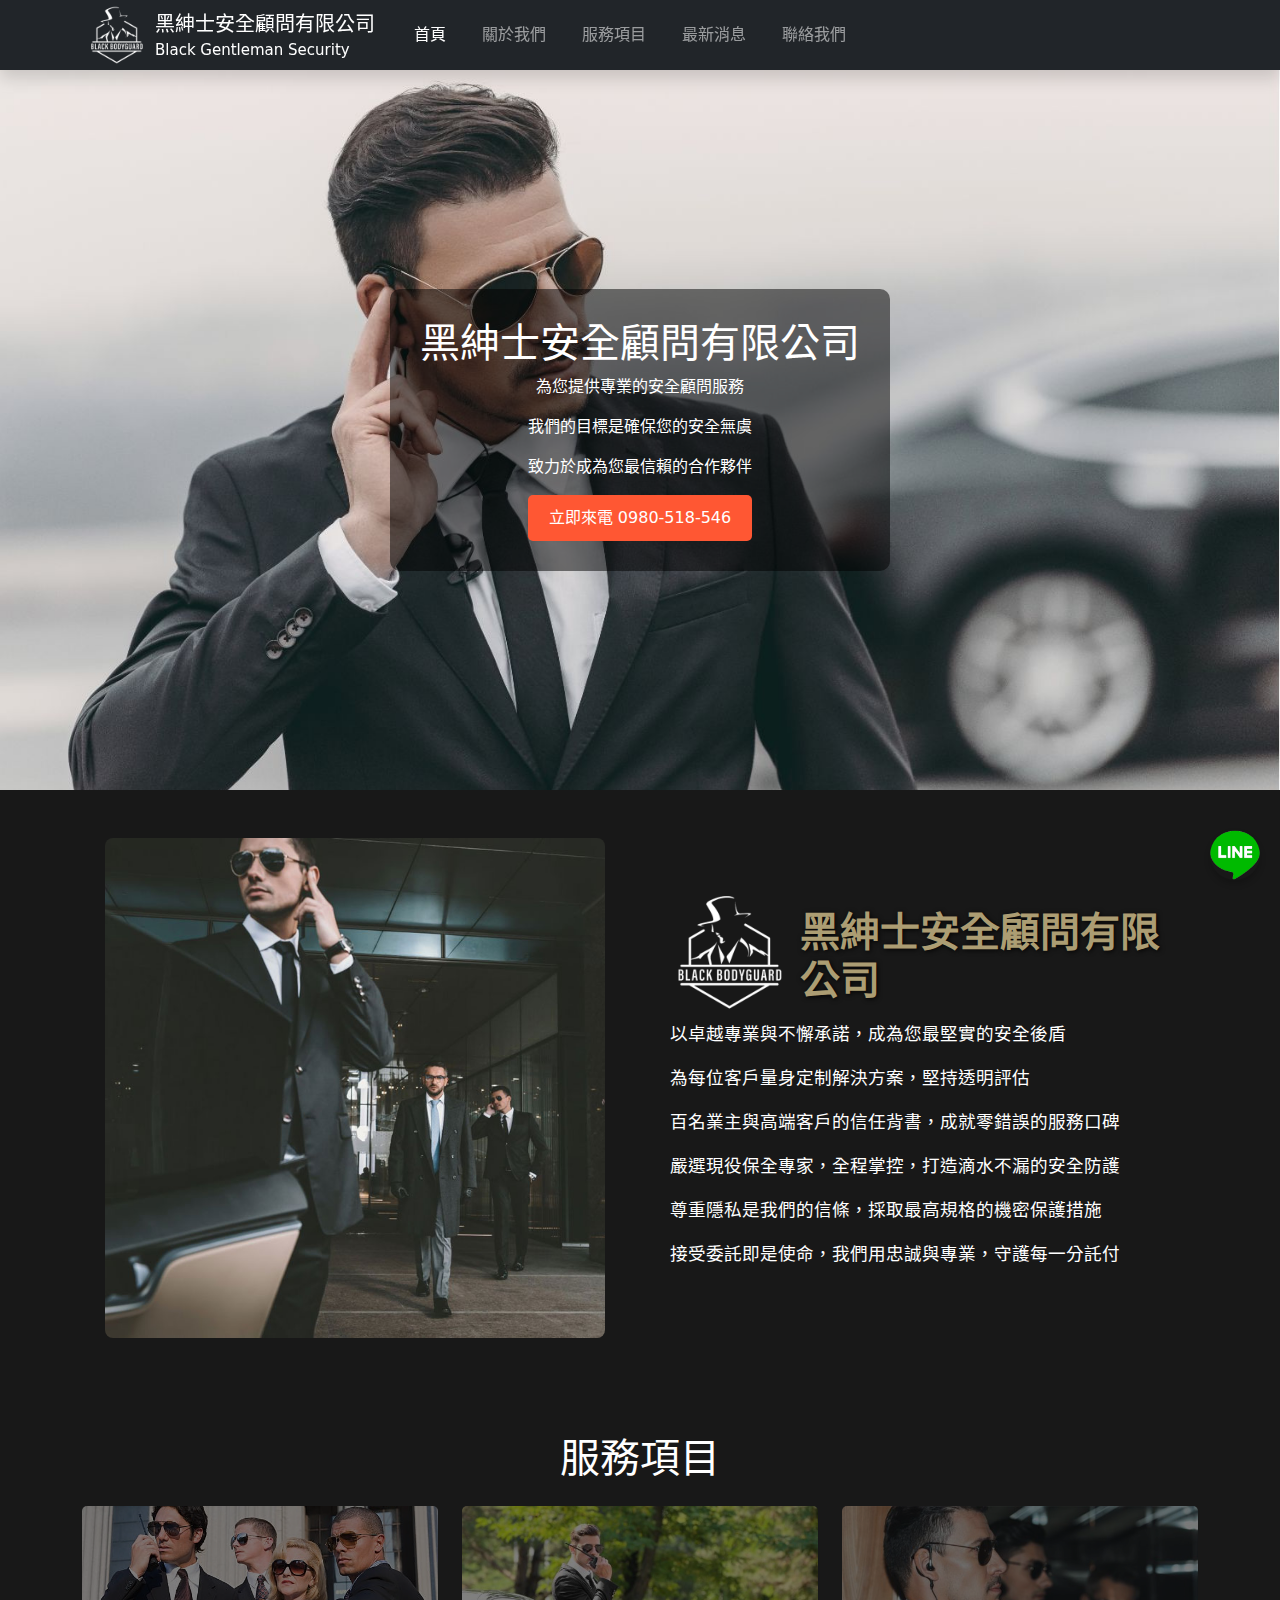
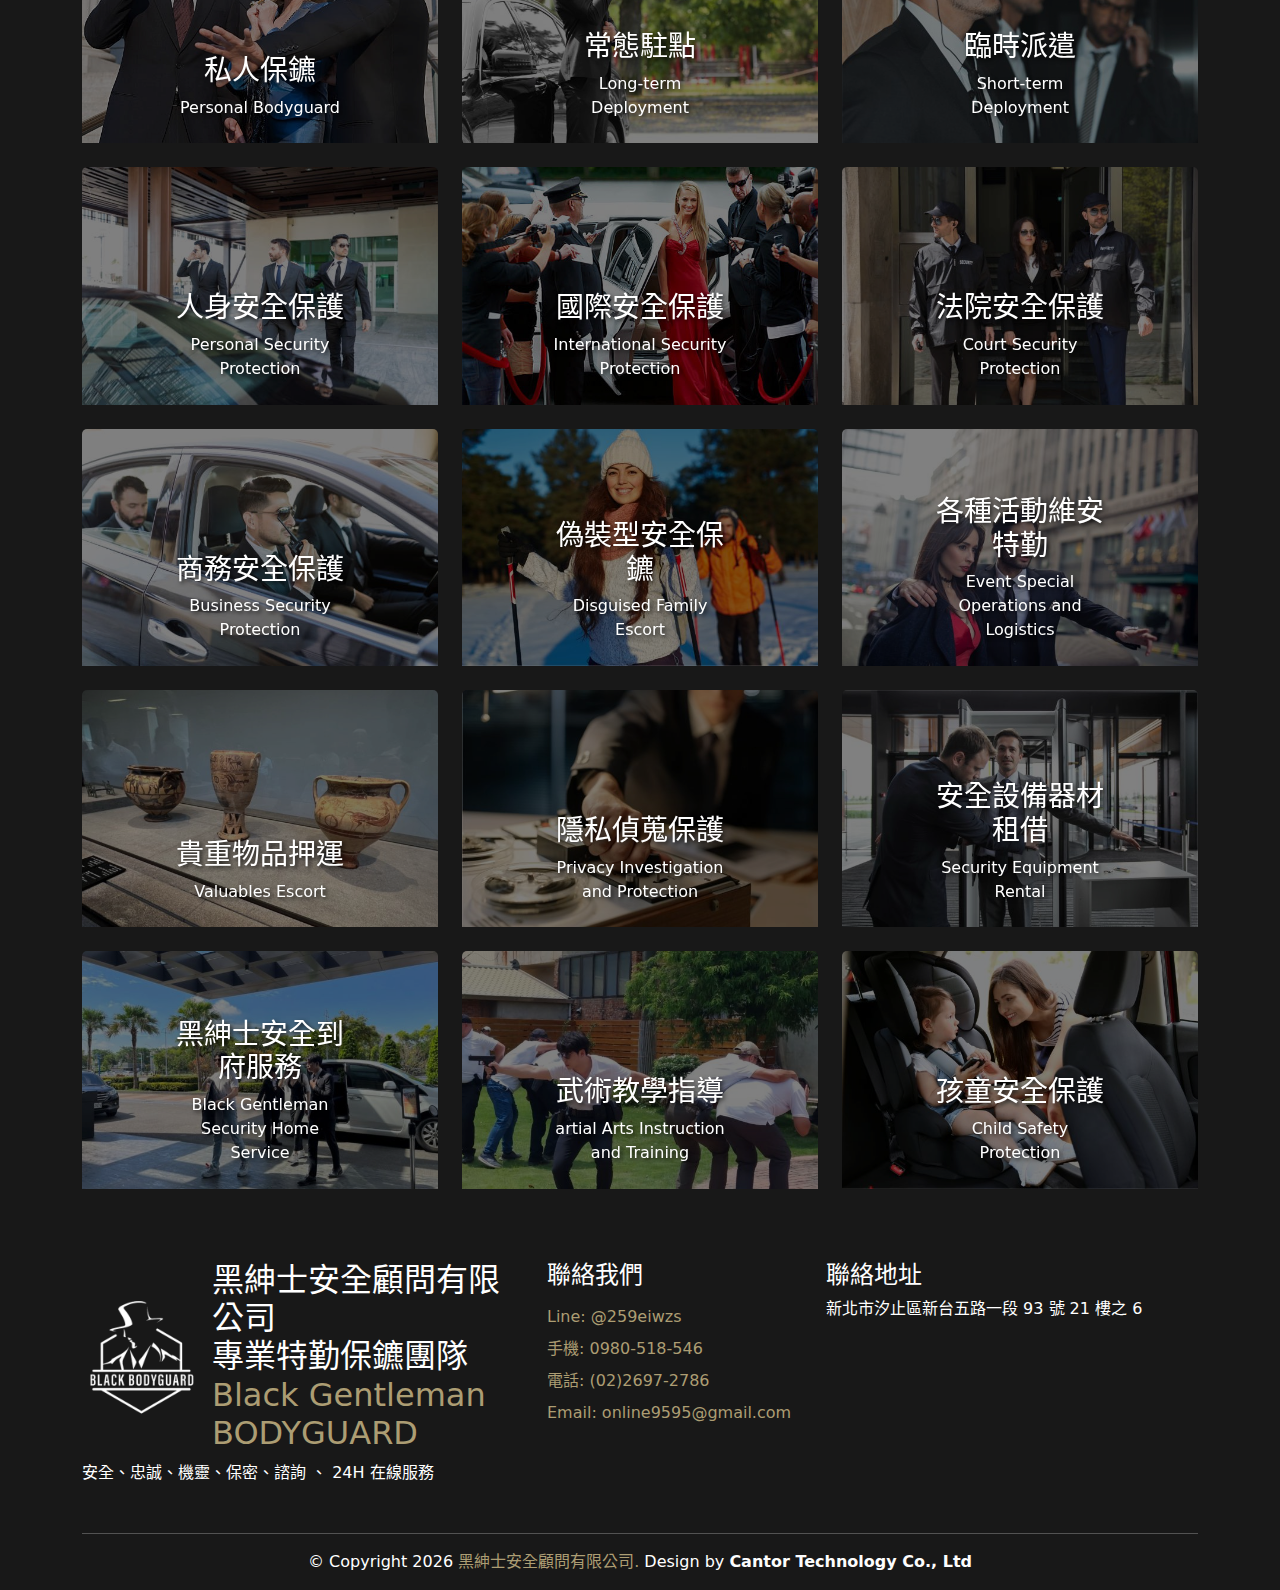
<file: index.html>
<!DOCTYPE html>
<html lang="zh-TW">

<head>
    <meta charset="UTF-8">
    <meta name="viewport" content="width=device-width, initial-scale=1.0">
    <title>黑紳士安全顧問有限公司</title>

    <!-- Google tag (gtag.js) -->
<script async src="https://www.googletagmanager.com/gtag/js?id=G-JGCV0LZ91Q"></script>
<script>
  window.dataLayer = window.dataLayer || [];
  function gtag(){dataLayer.push(arguments);}
  gtag('js', new Date());

  gtag('config', 'G-JGCV0LZ91Q');
</script>


    <link href="https://cdn.jsdelivr.net/npm/bootstrap@5.3.3/dist/css/bootstrap.min.css" rel="stylesheet"
        integrity="sha384-QWTKZyjpPEjISv5WaRU9OFeRpok6YctnYmDr5pNlyT2bRjXh0JMhjY6hW+ALEwIH" crossorigin="anonymous">
    <link rel="stylesheet" href="css/style.css">
    <link rel="icon" href="/images/logo1.png" type="image/x-icon">
    <link rel="apple-touch-icon" href="images/logo.jpg">

    <meta name="description" content="為您提供專業的安全顧問服務,我們的目標是確保您的安全無虞,致力於成為您最信賴的合作夥伴 ">
    
    <meta property="og:title" content="黑紳士安全顧問有限公司">
    <meta property="og:description" content="為您提供專業的安全顧問服務,我們的目標是確保您的安全無虞,致力於成為您最信賴的合作夥伴">

    <meta property="og:image" content="https://www.blackgentleman.com.tw/images/1.jpg">
    
    <link rel="apple-touch-icon" href="/images/logo.png">
<!-- 引用　AOS.js -->
<link rel="stylesheet" href="https://cdn.jsdelivr.net/npm/aos@2.3.4/dist/aos.css">
<script src="https://cdn.jsdelivr.net/npm/aos@2.3.4/dist/aos.js"></script>


</head>

<body class=" text-white" style="background-color: #181818;">


    <nav class="navbar navbar-expand-lg navbar-dark bg-dark Larger shadow sticky-top" aria-label=" navbar">
        <div class="container">
            <a class="navbar-brand d-flex align-items-center " href="index.html">
                <img src="/images/logo.png" alt="公司Logo" width="60" height="60" class="me-2">
                <div>
                    黑紳士安全顧問有限公司<br>
                    <span class="d-block " style="font-size: 75% !important; color: #ffffff;">Black Gentleman Security
                    </span>
                </div>
            </a>
            <button class="navbar-toggler" type="button" data-bs-toggle="collapse" data-bs-target="#navbarsExample05"
                aria-controls="navbarsExample05" aria-expanded="false" aria-label="Toggle navigation">
                <span class="navbar-toggler-icon"></span>
            </button>

            <div class="collapse navbar-collapse" id="navbarsExample05">
                <ul class="navbar-nav me-auto  mb-lg-0">
                    <li class="nav-item">
                        <a class="nav-link active" aria-current="page" href="index.html">首頁</a>
                    </li>
                    <li class="nav-item">
                        <a class="nav-link" href="about.html">關於我們</a>
                    </li>
                    <li class="nav-item">
                        <a class="nav-link" href="service.html">服務項目</a>
                    </li>
                    <li class="nav-item">
                        <a class="nav-link" href="news.html">最新消息</a>
                    </li>
                    <li class="nav-item">
                        <a class="nav-link" href="contact.html">聯絡我們</a>
                    </li>
                    <li class="nav-item">
                        <div class="nav-link" id="google_translate_element"></div>
                    </li>

                </ul>
            </div>
        </div>
    </nav>
                           <!-- bg-image是index主圖 -->
    <div class="bg-image" data-aos="fade-right"  data-aos-offset="0" data-aos-delay="200">
        <div class="content">
            <h1>黑紳士安全顧問有限公司</h1>
            <p>為您提供專業的安全顧問服務</p>
            <p>我們的目標是確保您的安全無虞</p>
            <p>致力於成為您最信賴的合作夥伴</p>

            <!-- 自定義按鈕 -->
            <a href="tel:0980518546" class="btn btn-custom">立即來電 0980-518-546</a>
        </div>
    </div>


    <div class="container my-5 ">
        <div class="row align-items-center">
            
            <div class="col-md-6 order-2 order-md-1 text-center"  >
                <img src="/images/2.jpg" alt="黑紳士安全顧問" class="img-left img-fluid">
            </div>


            <div class="col-md-6 content-right order-1 order-md-2">
                <div class="d-flex align-items-center" style="gap: 10px;">

                    <img src="images/logo.png" alt="黑紳士 Logo" style="width: 120px; height: 120px;" class="mb-2">

                    <!-- 標題 -->
                    <h2>
                        黑紳士安全顧問有限公司
                    </h2>
                </div>
                <p>以卓越專業與不懈承諾，成為您最堅實的安全後盾</p>
                <p>為每位客戶量身定制解決方案，堅持透明評估</p>
                <p>百名業主與高端客戶的信任背書，成就零錯誤的服務口碑</p>
                <p>嚴選現役保全專家，全程掌控，打造滴水不漏的安全防護</p>
                <p>尊重隱私是我們的信條，採取最高規格的機密保護措施</p>
                <p>接受委託即是使命，我們用忠誠與專業，守護每一分託付</p>
            </div>

        </div>
    </div>






    <div class="container my-5 pt-5">
        <h1 class="text-center text-white mb-4">服務項目</h1>
        <div class="row ">
            <!--圖1-->
            <div class="col-lg-4 col-md-6 mb-4 " > 
                <a href="/service.html">
                <div class="card border border-0  dynamic-img" style="background-color: #181818;">
                    <img src="/images/service-1.jpg" class="card-img-top" alt="服務圖片">
                    <div class="img-title">
                        <h3>私人保鑣</h3>
                        <small>Personal Bodyguard</small>
                    </div>
                </div>
               </a>
            </div>

            <!--圖2-->
            <div class="col-lg-4 col-md-6 mb-4">
                <div class="card border border-0  dynamic-img" style="background-color: #181818;">
                    <a href="/service.html">
                    <img src="/images/service-2.jpg" class="card-img-top" alt="服務圖片">
                    <div class="img-title">
                        <h3>常態駐點</h3>
                        <small>Long-term Deployment</small>
                    </div>
                </div>
            </a>
            </div>

            <!--圖3-->
            <div class="col-lg-4 col-md-6 mb-4">
                <div class="card border border-0  dynamic-img" style="background-color: #181818;">
                    <a href="/service.html">
                    <img src="/images/service-3.jpg" class="card-img-top" alt="服務圖片">
                    <div class="img-title">
                        <h3>臨時派遣</h3>
                        <small>Short-term Deployment</small>
                    </div>
                </div>
            </a>
            </div>

            <!--圖4-->
            <div class="col-lg-4 col-md-6 mb-4">
                <a href="/service.html">
                <div class="card border border-0  dynamic-img" style="background-color: #181818;">
                    <img src="/images/service-4.jpg" class="card-img-top" alt="服務圖片">
                    <div class="img-title">
                        <h3>人身安全保護</h3>
                        <small>Personal Security Protection</small>
                    </div>
                </div>
            </a>
            </div>

            <!--圖5-->
            <div class="col-lg-4 col-md-6 mb-4">
                <a href="/service.html">
                <div class="card border border-0  dynamic-img" style="background-color: #181818;">
                    <img src="/images/service-5.jpg" class="card-img-top" alt="服務圖片">
                    <div class="img-title">
                        <h3>國際安全保護</h3>
                        <small>International Security Protection</small>
                    </div>
                </div>
            </a>
            </div>

            <!--圖6-->
            <div class="col-lg-4 col-md-6 mb-4">
                <a href="/service.html">
                <div class="card border border-0  dynamic-img" style="background-color: #181818;">
                    <img src="/images/service-6.jpg" class="card-img-top" alt="服務圖片">
                    <div class="img-title">
                        <h3>法院安全保護</h3>
                        <small>Court Security Protection</small>
                    </div>
                </div>
            </a>
            </div>

            <!--圖7-->
            <div class="col-lg-4 col-md-6 mb-4">
                <a href="/service.html">
                <div class="card border border-0  dynamic-img" style="background-color: #181818;">
                    <img src="/images/service-7.jpg" class="card-img-top" alt="服務圖片">
                    <div class="img-title">
                        <h3>商務安全保護</h3>
                        <small>Business Security Protection</small>
                    </div>
                </div>
            </a>
            </div>

            <!--圖8-->
            <div class="col-lg-4 col-md-6 mb-4">
                <a href="/service.html">
                <div class="card border border-0  dynamic-img" style="background-color: #181818;">
                    <img src="/images/service-8.jpg" class="card-img-top" alt="服務圖片">
                    <div class="img-title">
                        <h3>偽裝型安全保鑣</h3>
                        <small>Disguised Family Escort</small>
                    </div>
                </div>
            </a>
            </div>

            <!--圖9-->
            <div class="col-lg-4 col-md-6 mb-4">
                <a href="/service.html">
                <div class="card border border-0  dynamic-img" style="background-color: #181818;">
                    <img src="/images/service-9.jpg" class="card-img-top" alt="服務圖片">
                    <div class="img-title">
                        <h3>各種活動維安特勤</h3>
                        <small>Event Special Operations and Logistics</small>
                    </div>
                </div>
            </a>
            </div>

            <!--圖10-->
            <div class="col-lg-4 col-md-6 mb-4">
                <a href="/service.html">
                <div class="card border border-0  dynamic-img" style="background-color: #181818;">
                    <img src="/images/service-10.jpg" class="card-img-top" alt="服務圖片">
                    <div class="img-title">
                        <h3>貴重物品押運</h3>
                        <small>Valuables Escort</small>
                    </div>
                </div>
            </a>
            </div>

            <!--圖11-->
            <div class="col-lg-4 col-md-6 mb-4">
                <a href="/service.html">
                <div class="card border border-0  dynamic-img" style="background-color: #181818;">
                    <img src="/images/service-11.jpg" class="card-img-top" alt="服務圖片">
                    <div class="img-title">
                        <h3>隱私偵蒐保護</h3>
                        <small>Privacy Investigation and Protection</small>
                    </div>
                </div>
            </a>
            </div>

            <!--圖12-->
            <div class="col-lg-4 col-md-6 mb-4">
                <a href="/service.html">
                <div class="card border border-0  dynamic-img" style="background-color: #181818;">
                    <img src="/images/service-12.jpg" class="card-img-top" alt="服務圖片">
                    <div class="img-title">
                        <h3>安全設備器材租借</h3>
                        <small>Security Equipment Rental</small>
                    </div>
                </div>
            </a>
            </div>

            <!--圖13-->
            <div class="col-lg-4 col-md-6 mb-4">
                <a href="/service.html">
                <div class="card border border-0  dynamic-img" style="background-color: #181818;">
                    <img src="/images/service-13.jpg" class="card-img-top" alt="服務圖片">
                    <div class="img-title">
                        <h3>黑紳士安全到府服務</h3>
                        <small>Black Gentleman Security Home Service</small>
                    </div>
                </div>
            </a>
            </div>

            <!--圖14-->
            <div class="col-lg-4 col-md-6 mb-4">
                <a href="/service.html">
                <div class="card border border-0  dynamic-img" style="background-color: #181818;">
                    <img src="/images/service-14.jpg" class="card-img-top" alt="服務圖片">
                    <div class="img-title">
                        <h3>武術教學指導</h3>
                        <small>artial Arts Instruction and Training</small>
                    </div>
                </div>
            </a>
            </div>

            <!--圖15-->
            <div class="col-lg-4 col-md-6 mb-4">
                <a href="/service.html">
                <div class="card border border-0  dynamic-img" style="background-color: #181818;">
                    <img src="/images/service-15.jpg" class="card-img-top" alt="服務圖片">
                    <div class="img-title">
                        <h3>孩童安全保護</h3>
                        <small>Child Safety Protection</small>
                    </div>
                </div>
            </a>
            </div>

        </div>
    </div>


    <footer>
        <div class="container">
            <div class="row">
                <div class="row d-flex flex-wrap justify-content-between">
                    <div class="col-lg-5 col-md-6 pb-3">
                        <div class="d-flex align-items-center" style="gap: 10px;">

                            <img src="images/logo.png" alt="黑紳士 Logo" style="width: 120px; height: 120px;" class="mb-2">
                            <h2>
                                <span>黑紳士安全顧問有限公司</span> <br>
                                <span>專業特勤保鑣團隊</span>
                                <span style="color: #AC9D73;">Black Gentleman BODYGUARD </span>

                            </h2>

                        </div>
                        <p>安全、忠誠、機靈、保密、諮詢 、 24H 在線服務
                        </p>

                    </div>

                    <div class="col-lg-3 col-md-6 pb-3">

                        <h4 class="widget-title pb-2">聯絡我們</h4>
                        <ul class=" list-unstyled">
                            <li class=" pb-2">
                                <a href="https://line.me/ti/p/~@259eiwzs">Line: @259eiwzs </a>
                            </li>
                            <li class=" pb-2">
                                <a href="tel:0980-518546">手機:
                                    0980-518-546</a>
                            </li>
                            <li class="pb-2">
                                <a href="tel:+886226972786">電話: (02)2697-2786</a>
                            </li>

                            <li class=" pb-2">
                                <a href="mailto:online9595@gmail.com">Email:
                                    online9595@gmail.com</a>
                            </li>

                        </ul>

                    </div>
                    <div class="col-lg-4 col-md-6 ">
                        <h4>聯絡地址</h4>
                        <p>新北市汐止區新台五路一段 93 號 21 樓之 6
                        </p>
                        <iframe
                            src='https://www.google.com/maps/embed?pb=!1m18!1m12!1m3!1d3614.1823772409903!2d121.64790380000001!3d25.061806999999995!2m3!1f0!2f0!3f0!3m2!1i1024!2i768!4f13.1!3m3!1m2!1s0x345d5356ba7c16bb%3A0x27ef17d7a5e9aca4!2zMjIx5paw5YyX5biC5rGQ5q2i5Y2A5paw5Y-w5LqU6Lev5LiA5q61OTPomZ8!5e0!3m2!1szh-TW!2stw!4v1732343840186!5m2!1szh-TW!2stw'
                            width="100%" style="border:0;" allowfullscreen="" loading="lazy"
                            referrerpolicy="no-referrer-when-downgrade" aria-label="google 地圖"></iframe>
                    </div>
                </div>
            </div>
            <hr>
        </div>
    </footer>

    <div class="container">
        <div class="row d-flex flex-wrap justify-content-between">

            <div class="col-12">
                <div class=" text-center">
                    <p>
                        © Copyright <span id="year"></span> <a href="index.html">黑紳士安全顧問有限公司.</a> Design by
                        <a href="https://line.me/ti/p/~0937214165" class="custom-link"><b>Cantor Technology Co.,
                                Ltd</b></a>
                    </p>
                </div>
            </div>

        </div>
    </div>

    <a href="https://line.me/ti/p/~@259eiwzs" id="line-button" class="line-button" target="_blank"
        rel="noopener noreferrer">
        <img src="/images/line.png" alt="LINE" />
    </a>


    <script type="text/javascript">
        function googleTranslateElementInit() {
            new google.translate.TranslateElement({
                pageLanguage: 'zh-TW', // 您網站的語言
                includedLanguages: 'en,es,fr,de,it,ja,ko,pt', // 您想支持的語言
                layout: google.translate.TranslateElement.InlineLayout.SIMPLE
            }, 'google_translate_element');
        }
    </script>
    <script type="text/javascript"
        src="https://translate.google.com/translate_a/element.js?cb=googleTranslateElementInit"></script>


    <script src="https://cdn.jsdelivr.net/npm/bootstrap@5.3.3/dist/js/bootstrap.bundle.min.js"
        integrity="sha384-YvpcrYf0tY3lHB60NNkmXc5s9fDVZLESaAA55NDzOxhy9GkcIdslK1eN7N6jIeHz"
        crossorigin="anonymous"></script>

    <script src="js/style.js"></script>

<!-- AOS Library JS -->

<script>
    document.addEventListener("DOMContentLoaded", function () {
        // 初始化 AOS
        AOS.init({
            
            duration: 1500,    // 动画持续时间
            once: true,        // 动画只触发一次
            offset: 0          // 当元素进入视窗时触发

        });
    });
</script>



    <nav class="navbar-bottom d-md-none">


        <a class="nav-link" href="https://line.me/ti/p/~@259eiwzs">
            <svg xmlns="http://www.w3.org/2000/svg" width="16" height="16" fill="#AC9D73" class="bi bi-line"
                viewBox="0 0 16 16">
                <path
                    d="M8 0c4.411 0 8 2.912 8 6.492 0 1.433-.555 2.723-1.715 3.994-1.678 1.932-5.431 4.285-6.285 4.645-.83.35-.734-.197-.696-.413l.003-.018.114-.685c.027-.204.055-.521-.026-.723-.09-.223-.444-.339-.704-.395C2.846 12.39 0 9.701 0 6.492 0 2.912 3.59 0 8 0M5.022 7.686H3.497V4.918a.156.156 0 0 0-.155-.156H2.78a.156.156 0 0 0-.156.156v3.486c0 .041.017.08.044.107v.001l.002.002.002.002a.15.15 0 0 0 .108.043h2.242c.086 0 .155-.07.155-.156v-.56a.156.156 0 0 0-.155-.157m.791-2.924a.156.156 0 0 0-.156.156v3.486c0 .086.07.155.156.155h.562c.086 0 .155-.07.155-.155V4.918a.156.156 0 0 0-.155-.156zm3.863 0a.156.156 0 0 0-.156.156v2.07L7.923 4.832l-.013-.015v-.001l-.01-.01-.003-.003-.011-.009h-.001L7.88 4.79l-.003-.002-.005-.003-.008-.005h-.002l-.003-.002-.01-.004-.004-.002-.01-.003h-.002l-.003-.001-.009-.002h-.006l-.003-.001h-.004l-.002-.001h-.574a.156.156 0 0 0-.156.155v3.486c0 .086.07.155.156.155h.56c.087 0 .157-.07.157-.155v-2.07l1.6 2.16a.2.2 0 0 0 .039.038l.001.001.01.006.004.002.008.004.007.003.005.002.01.003h.003a.2.2 0 0 0 .04.006h.56c.087 0 .157-.07.157-.155V4.918a.156.156 0 0 0-.156-.156zm3.815.717v-.56a.156.156 0 0 0-.155-.157h-2.242a.16.16 0 0 0-.108.044h-.001l-.001.002-.002.003a.16.16 0 0 0-.044.107v3.486c0 .041.017.08.044.107l.002.003.002.002a.16.16 0 0 0 .108.043h2.242c.086 0 .155-.07.155-.156v-.56a.156.156 0 0 0-.155-.157H11.81v-.589h1.525c.086 0 .155-.07.155-.156v-.56a.156.156 0 0 0-.155-.157H11.81v-.589h1.525c.086 0 .155-.07.155-.156Z" />
            </svg>
            <span>Line聯系</span>

            <div class="divider50"></div>

        </a>

        <a class="nav-link" href="tel:0980-518546">
            <svg xmlns="http://www.w3.org/2000/svg" width="16" height="16" fill="#AC9D73" class="bi bi-telephone"
                viewBox="0 0 16 16">
                <path
                    d="M3.654 1.328a.678.678 0 0 0-1.015-.063L1.605 2.3c-.483.484-.661 1.169-.45 1.77a17.6 17.6 0 0 0 4.168 6.608 17.6 17.6 0 0 0 6.608 4.168c.601.211 1.286.033 1.77-.45l1.034-1.034a.678.678 0 0 0-.063-1.015l-2.307-1.794a.68.68 0 0 0-.58-.122l-2.19.547a1.75 1.75 0 0 1-1.657-.459L5.482 8.062a1.75 1.75 0 0 1-.46-1.657l.548-2.19a.68.68 0 0 0-.122-.58zM1.884.511a1.745 1.745 0 0 1 2.612.163L6.29 2.98c.329.423.445.974.315 1.494l-.547 2.19a.68.68 0 0 0 .178.643l2.457 2.457a.68.68 0 0 0 .644.178l2.189-.547a1.75 1.75 0 0 1 1.494.315l2.306 1.794c.829.645.905 1.87.163 2.611l-1.034 1.034c-.74.74-1.846 1.065-2.877.702a18.6 18.6 0 0 1-7.01-4.42 18.6 18.6 0 0 1-4.42-7.009c-.362-1.03-.037-2.137.703-2.877z" />
            </svg>
            <span>電話聯系</span>
        </a>

    </nav>




</body>

</html>
</file>
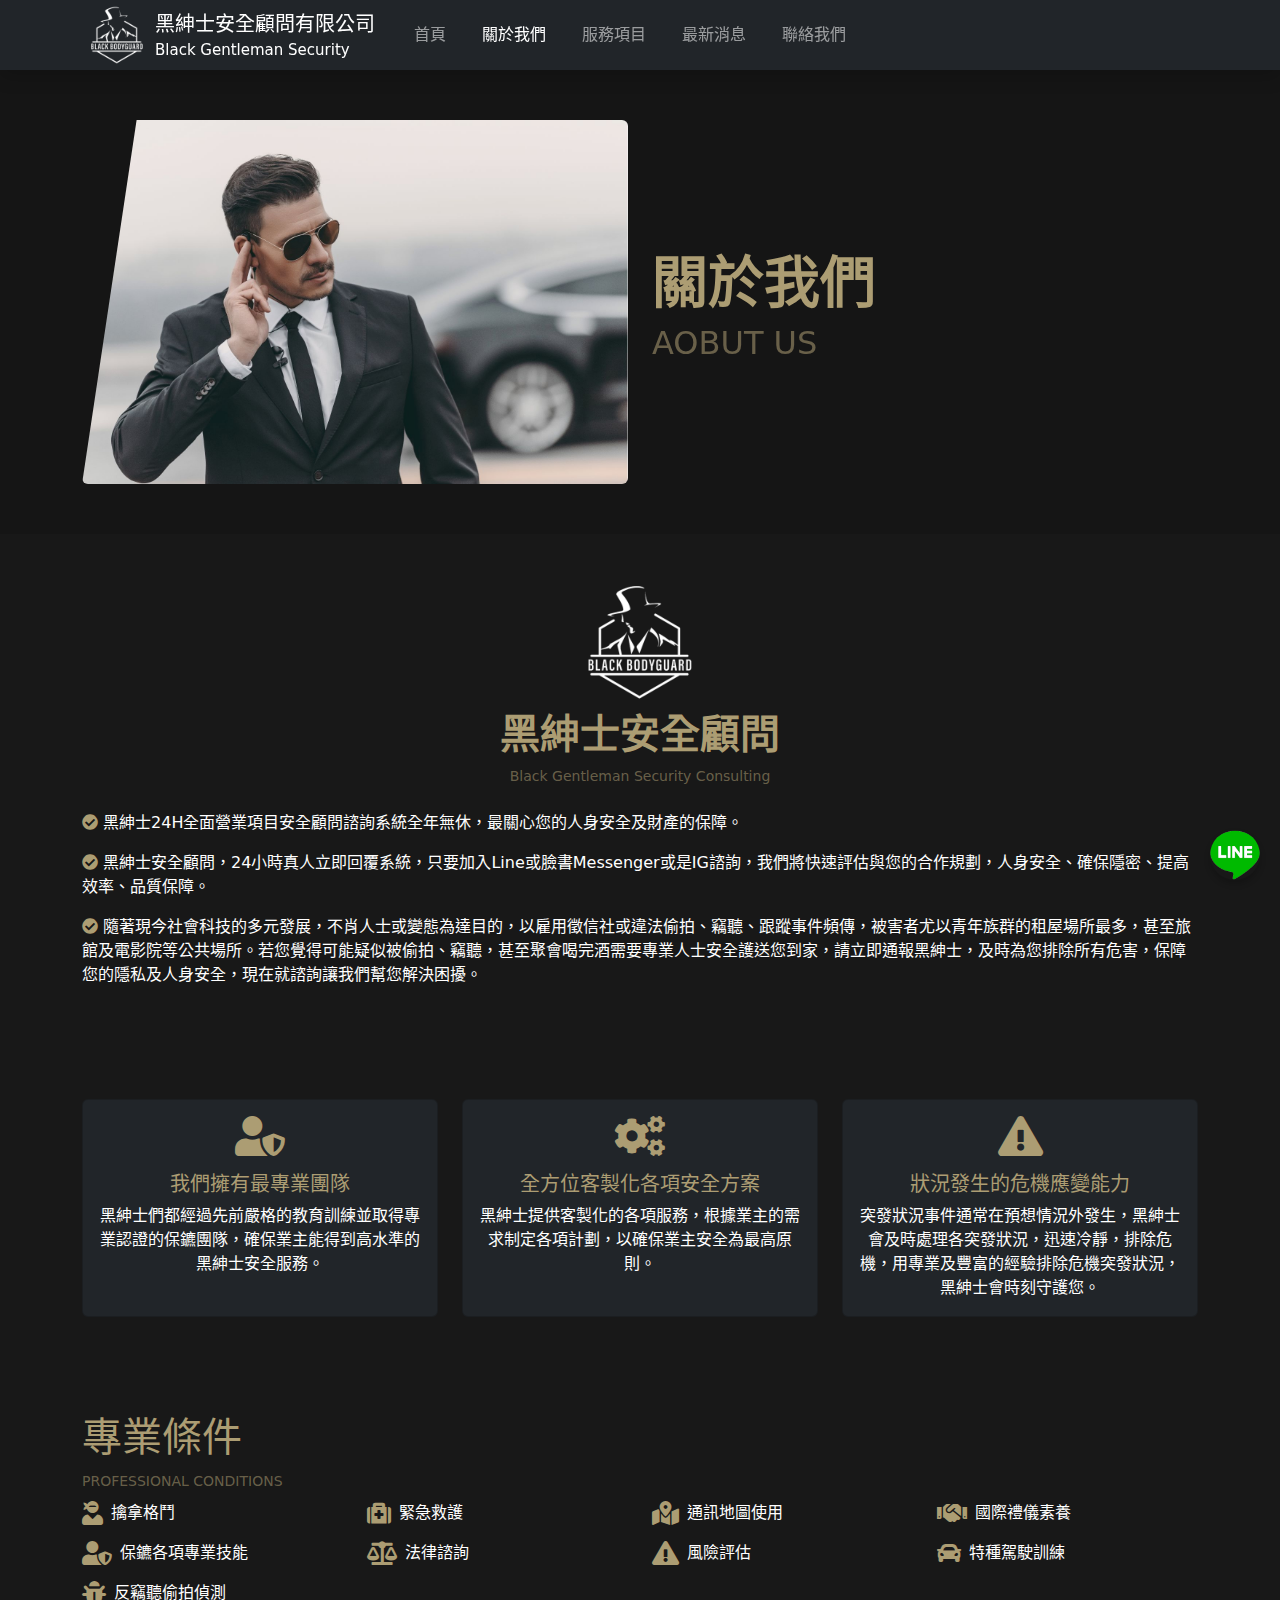
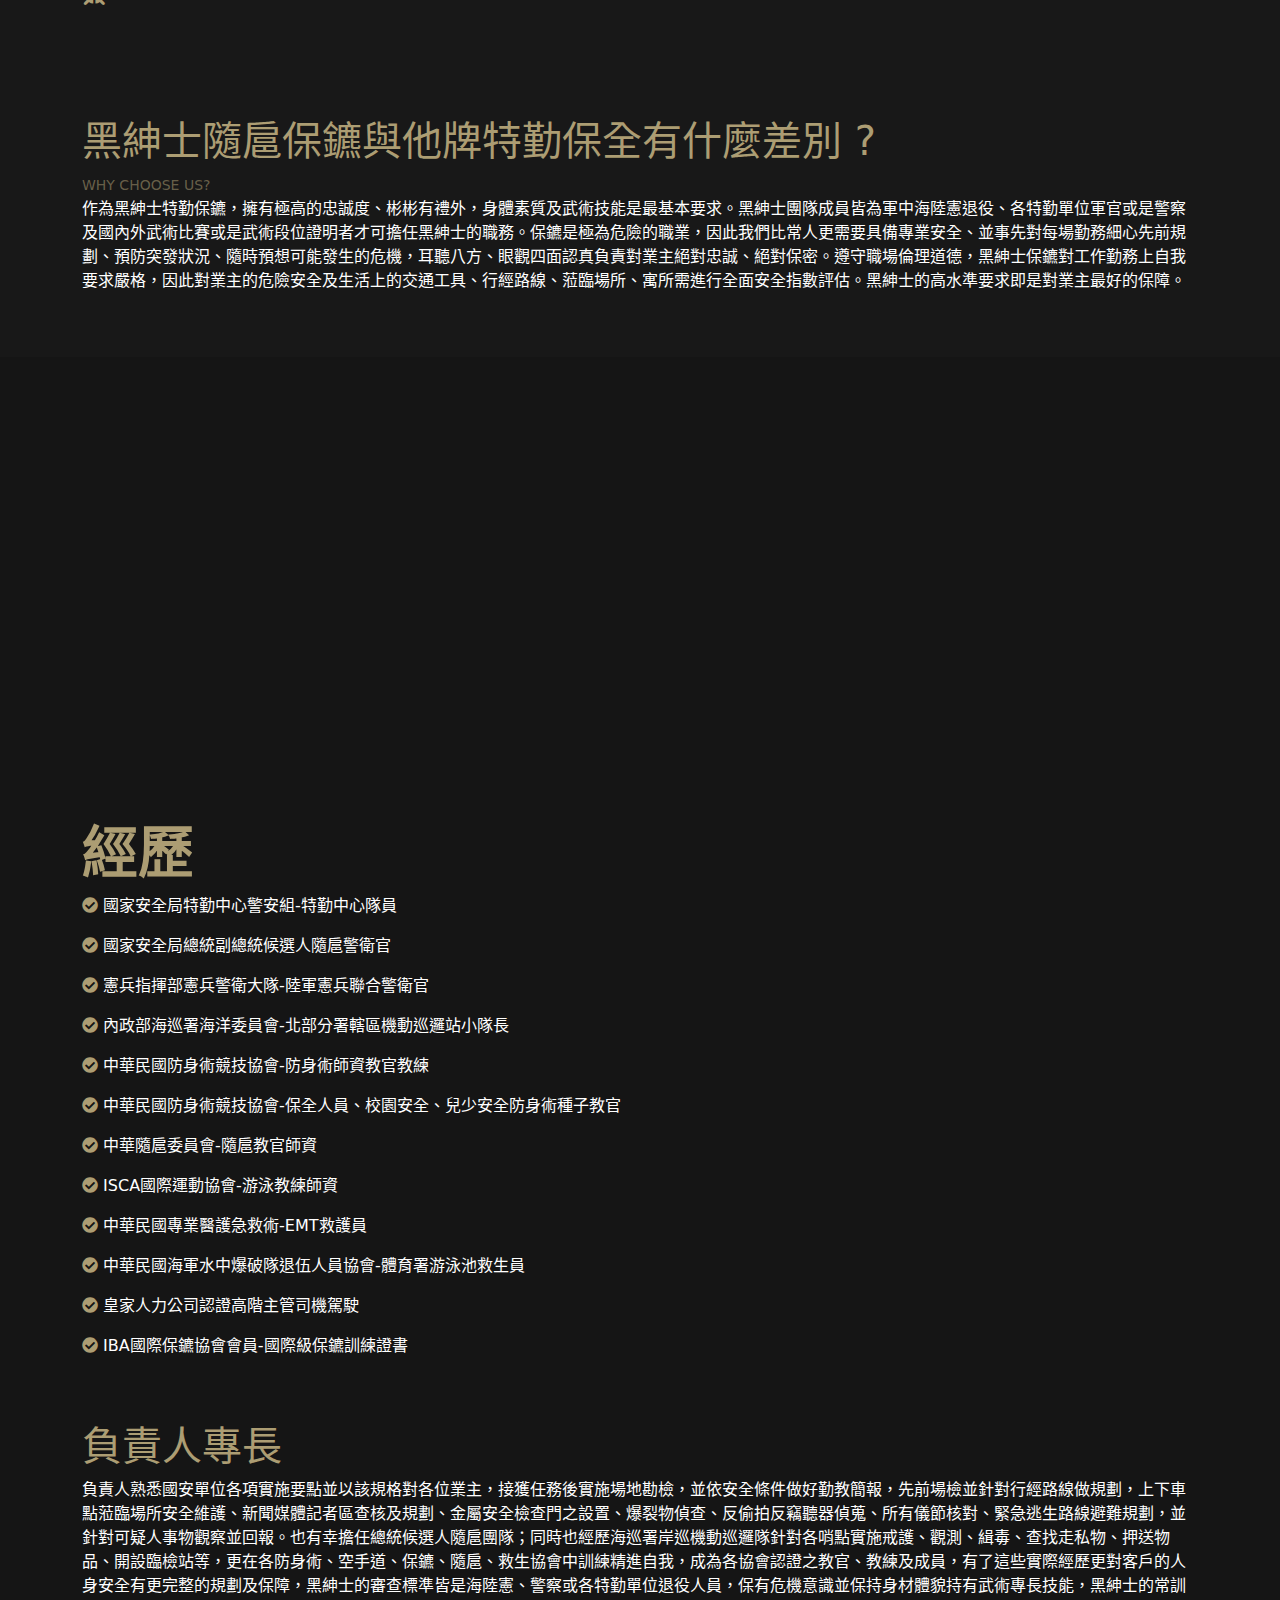
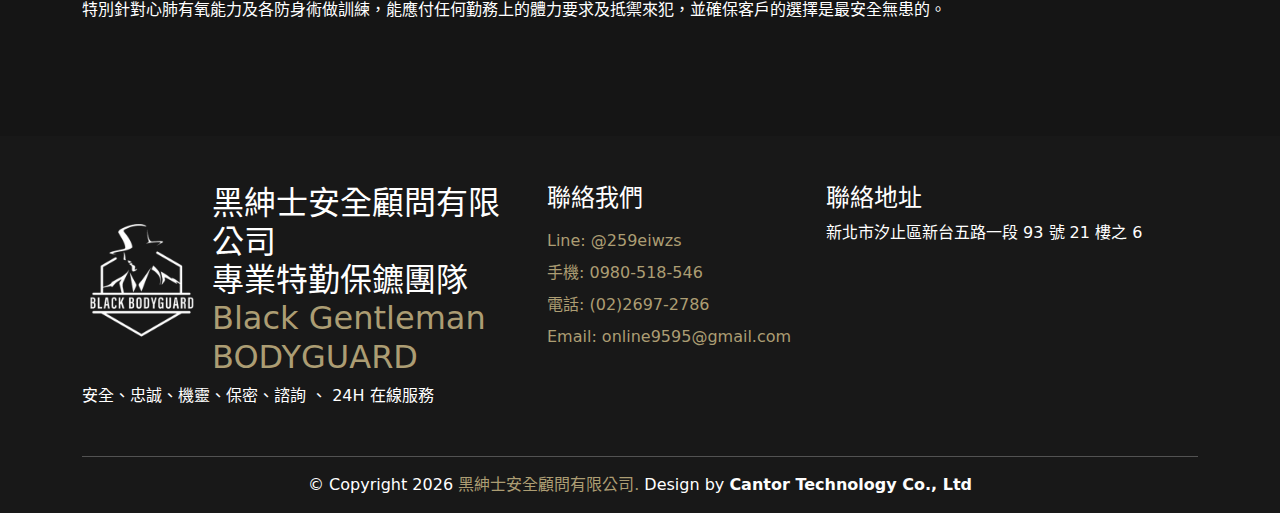
<file: about.html>
<!DOCTYPE html>
<html lang="zh-TW">

<head>
    <meta charset="UTF-8">
    <meta name="viewport" content="width=device-width, initial-scale=1.0">
    <title>黑紳士安全顧問</title>
    <link href="https://cdn.jsdelivr.net/npm/bootstrap@5.3.3/dist/css/bootstrap.min.css" rel="stylesheet"
        integrity="sha384-QWTKZyjpPEjISv5WaRU9OFeRpok6YctnYmDr5pNlyT2bRjXh0JMhjY6hW+ALEwIH" crossorigin="anonymous">
    <link rel="stylesheet" href="css/style.css">
    <link rel="icon" href="/images/logo1.png" type="image/x-icon">
    <link rel="apple-touch-icon" href="images/logo.jpg">
    <link href="https://cdnjs.cloudflare.com/ajax/libs/font-awesome/5.15.4/css/all.min.css" rel="stylesheet">

    <!-- 引用　AOS.js -->
    <link rel="stylesheet" href="https://cdn.jsdelivr.net/npm/aos@2.3.4/dist/aos.css">
    <script src="https://cdn.jsdelivr.net/npm/aos@2.3.4/dist/aos.js"></script>


    <meta name="description" content="為您提供專業的安全顧問服務,我們的目標是確保您的安全無虞,致力於成為您最信賴的合作夥伴 ">

    <meta property="og:title" content="黑紳士安全顧問有限公司">
    <meta property="og:description" content="為您提供專業的安全顧問服務,我們的目標是確保您的安全無虞,致力於成為您最信賴的合作夥伴">

    <meta property="og:image" content="https://www.blackgentleman.com.tw/images/1.jpg">
    <link rel="apple-touch-icon" href="/images/logo.png">
</head>

<body class="text-white" style="background-color: #181818;">


    <nav class="navbar navbar-expand-lg navbar-dark bg-dark Larger shadow sticky-top" aria-label=" navbar">
        <div class="container">
            <a class="navbar-brand d-flex align-items-center " href="index.html">
                <img src="/images/logo.png" alt="公司Logo" width="60" height="60" class="me-2">
                <div>
                    黑紳士安全顧問有限公司<br>
                    <span class="d-block text0 " style="font-size: 75% !important; color: #ffffff;">Black Gentleman
                        Security
                    </span>
                </div>
            </a>
            <button class="navbar-toggler" type="button" data-bs-toggle="collapse" data-bs-target="#navbarsExample05"
                aria-controls="navbarsExample05" aria-expanded="false" aria-label="Toggle navigation">
                <span class="navbar-toggler-icon"></span>
            </button>

            <div class="collapse navbar-collapse" id="navbarsExample05">
                <ul class="navbar-nav me-auto  mb-lg-0">
                    <li class="nav-item">
                        <a class="nav-link " aria-current="page" href="index.html">首頁</a>
                    </li>
                    <li class="nav-item">
                        <a class="nav-link active" href="about.html">關於我們</a>
                    </li>
                    <li class="nav-item">
                        <a class="nav-link " href="service.html">服務項目</a>
                    </li>
                    <li class="nav-item">
                        <a class="nav-link" href="news.html">最新消息</a>
                    </li>
                    <li class="nav-item">
                        <a class="nav-link" href="contact.html">聯絡我們</a>
                    </li>
                    <li class="nav-item">
                        <div class="nav-link" id="google_translate_element"></div>
                    </li>
                </ul>
            </div>
        </div>
    </nav>

    <div class="hero-section">
        <div class="container">
            <div class="row align-items-center">
                <!-- 左側圖片 -->
                <div class="col-md-6" data-aos="fade-right">
                    <img src="/images/1.jpg" alt="圖片" class="img-fluid hero-image rounded">
                </div>
                <!-- 右側文字 -->
                <div class="col-md-6 hero-text text-center text-md-start pt-3" data-aos="fade-left">
                    <h1 class="display-4 fw-bold text0">關於我們</h1>
                    <h2 class="text1">AOBUT US</h2>
                </div>
            </div>
        </div>
    </div>


    <div class="container d-flex justify-content-center align-items-center py-5">
        <div class="text-start">
            <!-- 圖片和標題 -->
            <div class="d-flex flex-column align-items-center mb-4">
                <img src="images/logo.png" alt="黑紳士 Logo" style="width: 120px; height: 120px;" class="mb-2">
                <h1 class="fw-bold text-center text0">黑紳士安全顧問</h1>
                <small class="text1">Black Gentleman Security Consulting</small>
            </div>
            <!-- 列表內容 -->
            <ul class="list-unstyled">
                <li class="mb-3">
                    <i class="fas fa-check-circle text0"></i>
                    黑紳士24H全面營業項目安全顧問諮詢系統全年無休，最關心您的人身安全及財產的保障。
                </li>

                <li class="mb-3">
                    <i class="fas fa-check-circle text0"></i>
                    黑紳士安全顧問，24小時真人立即回覆系統，只要加入Line或臉書Messenger或是IG諮詢，我們將快速評估與您的合作規劃，人身安全、確保隱密、提高效率、品質保障。

                </li>
                <li class="mb-3">
                    <i class="fas fa-check-circle text0"></i>
                    隨著現今社會科技的多元發展，不肖人士或變態為達目的，以雇用徵信社或違法偷拍、竊聽、跟蹤事件頻傳，被害者尤以青年族群的租屋場所最多，甚至旅館及電影院等公共場所。若您覺得可能疑似被偷拍、竊聽，甚至聚會喝完酒需要專業人士安全護送您到家，請立即通報黑紳士，及時為您排除所有危害，保障您的隱私及人身安全，現在就諮詢讓我們幫您解決困擾。

                </li>

            </ul>
        </div>
    </div>


    <div class="container py-5">
        <div class="row row-cols-1 row-cols-md-3 g-4">
            <!-- 第一張卡片 -->
            <div class="col">
                <div class="card h-100 text-center bg-dark">
                    <div class="card-body">
                        <i class="fas fa-user-shield text0 mb-3" style="font-size: 2.5rem;"></i>
                        <h5 class="card-title text0">我們擁有最專業團隊</h5>
                        <p class="card-text text-white">
                            黑紳士們都經過先前嚴格的教育訓練並取得專業認證的保鑣團隊，確保業主能得到高水準的黑紳士安全服務。
                        </p>
                    </div>
                </div>
            </div>
            <!-- 第二張卡片 -->
            <div class="col">
                <div class="card h-100 text-center bg-dark">
                    <div class="card-body">
                        <i class="fas fa-cogs text0 mb-3" style="font-size: 2.5rem;"></i>
                        <h5 class="card-title text0">全方位客製化各項安全方案</h5>
                        <p class="card-text text-white">
                            黑紳士提供客製化的各項服務，根據業主的需求制定各項計劃，以確保業主安全為最高原則。
                        </p>
                    </div>
                </div>
            </div>
            <!-- 第三張卡片 -->
            <div class="col">
                <div class="card h-100 text-center bg-dark">
                    <div class="card-body">
                        <i class="fas fa-exclamation-triangle text0 mb-3" style="font-size: 2.5rem;"></i>
                        <h5 class="card-title text0">狀況發生的危機應變能力</h5>
                        <p class="card-text text-white">
                            突發狀況事件通常在預想情況外發生，黑紳士會及時處理各突發狀況，迅速冷靜，排除危機，用專業及豐富的經驗排除危機突發狀況，黑紳士會時刻守護您。
                        </p>
                    </div>
                </div>
            </div>
        </div>
    </div>

    <div class="container py-5">
        <h1 class="text0">專業條件</h1>
        <small class="text1">PROFESSIONAL CONDITIONS</small>
    
        <!-- 单列显示 -->
        <div class="row mb-2">
            <div class="col-12 col-md-3 d-flex align-items-center" aria-label="擒拿格鬥">
                <i class="fas fa-user-ninja text0 me-2" style="font-size: 1.5rem;" aria-hidden="true"></i>
                <span class="py-2">擒拿格鬥</span>
            </div>
            <div class="col-12 col-md-3 d-flex align-items-center" aria-label="緊急救護">
                <i class="fas fa-medkit text0 me-2" style="font-size: 1.5rem;" aria-hidden="true"></i>
                <span class="py-2">緊急救護</span>
            </div>
            <div class="col-12 col-md-3 d-flex align-items-center" aria-label="通訊地圖使用">
                <i class="fas fa-map-marked-alt text0 me-2" style="font-size: 1.5rem;" aria-hidden="true"></i>
                <span class="py-2">通訊地圖使用</span>
            </div>
            <div class="col-12 col-md-3 d-flex align-items-center" aria-label="國際禮儀素養">
                <i class="fas fa-handshake text0 me-2" style="font-size: 1.5rem;" aria-hidden="true"></i>
                <span class="py-2">國際禮儀素養</span>
            </div>
        
            <div class="col-12 col-md-3 d-flex align-items-center" aria-label="保鑣各項專業技能">
                <i class="fas fa-user-shield text0 me-2" style="font-size: 1.5rem;" aria-hidden="true"></i>
                <span class="py-2">保鑣各項專業技能</span>
            </div>
            <div class="col-12 col-md-3 d-flex align-items-center" aria-label="法律諮詢">
                <i class="fas fa-balance-scale text0 me-2" style="font-size: 1.5rem;" aria-hidden="true"></i>
                <span class="py-2">法律諮詢</span>
            </div>
            <div class="col-12 col-md-3 d-flex align-items-center" aria-label="風險評估">
                <i class="fas fa-exclamation-triangle text0 me-2" style="font-size: 1.5rem;" aria-hidden="true"></i>
                <span class="py-2">風險評估</span>
            </div>
            <div class="col-12 col-md-3 d-flex align-items-center" aria-label="特種駕駛訓練">
                <i class="fas fa-car text0 me-2" style="font-size: 1.5rem;" aria-hidden="true"></i>
                <span class="py-2">特種駕駛訓練</span>
            </div>
        
            <div class="col-12 col-md-3 d-flex align-items-center" aria-label="反竊聽偷拍偵測">
                <i class="fas fa-bug text0 me-2" style="font-size: 1.5rem;" aria-hidden="true"></i>
                <span class="py-2">反竊聽偷拍偵測</span>
            </div>
        </div>
    </div>






    <div class="container py-5">
        <h1 class="text0">黑紳士隨扈保鑣與他牌特勤保全有什麼差別 ?</h1>
        <small class="text1">WHY CHOOSE US? </small>
        <p>作為黑紳士特勤保鑣，擁有極高的忠誠度、彬彬有禮外，身體素質及武術技能是最基本要求。黑紳士團隊成員皆為軍中海陸憲退役、各特勤單位軍官或是警察及國內外武術比賽或是武術段位證明者才可擔任黑紳士的職務。保鑣是極為危險的職業，因此我們比常人更需要具備專業安全、並事先對每場勤務細心先前規劃、預防突發狀況、隨時預想可能發生的危機，耳聽八方、眼觀四面認真負責對業主絕對忠誠、絕對保密。遵守職場倫理道德，黑紳士保鑣對工作勤務上自我要求嚴格，因此對業主的危險安全及生活上的交通工具、行經路線、蒞臨場所、寓所需進行全面安全指數評估。黑紳士的高水準要求即是對業主最好的保障。
        </p>
    </div>

    <div class="hero-section">
        <div class="container">
            <div class="row align-items-center pb-5">
                <!-- 左側圖片 -->
                <div class="col-md-6" data-aos="fade-right">
                    <img src="/images/1.jpg" alt="圖片" class="img-fluid hero-image rounded">
                </div>
                <!-- 右側文字 -->
                <div class="col-md-6 hero-text text-center text-md-start pt-3" data-aos="fade-left">
                    <h1 class="display-4 fw-bold text0">負責人經歷與專長</h1>
                    <h2 class="text1">Leader's Experience and Expertise</h2>
                </div>
            </div>

            <!-- <h1>經歷</h1> -->
            <h1 class="display-4 fw-bold text0">經歷</h1>

            <div class="row">
                <div class="col-lg-6">
                    <ul class="list-unstyled">
                        <li class="mb-3">
                            <i class="fas fa-check-circle text0"></i>
                            國家安全局特勤中心警安組-特勤中心隊員
                        </li>
                        <li class="mb-3">
                            <i class="fas fa-check-circle text0"></i>
                            國家安全局總統副總統候選人隨扈警衛官
                        </li>
                        <li class="mb-3">
                            <i class="fas fa-check-circle text0"></i>
                            憲兵指揮部憲兵警衛大隊-陸軍憲兵聯合警衛官
                        </li>
                        <li class="mb-3">
                            <i class="fas fa-check-circle text0"></i>
                            內政部海巡署海洋委員會-北部分署轄區機動巡邏站小隊長
                        </li>
                        <!-- <li class="mb-3">
                            <i class="fas fa-check-circle text0"></i>
                            東陽統陽物業特勤保全公司-特勤種子教官兼專案處經理
                        </li> -->
                        <li class="mb-3">
                            <i class="fas fa-check-circle text0"></i>
                            中華民國防身術競技協會-防身術師資教官教練
                        </li>
                    </ul>
                </div>
            </div>

            <div class="col-lg-6">
                <ul class="list-unstyled">
                    <li class="mb-3">
                        <i class="fas fa-check-circle text0"></i>
                        中華民國防身術競技協會-保全人員、校園安全、兒少安全防身術種子教官
                    </li>
                    <li class="mb-3">
                        <i class="fas fa-check-circle text0"></i>
                        中華隨扈委員會-隨扈教官師資
                    </li>
                    <li class="mb-3">
                        <i class="fas fa-check-circle text0"></i>
                        ISCA國際運動協會-游泳教練師資
                    </li>
                    <li class="mb-3">
                        <i class="fas fa-check-circle text0"></i>
                        中華民國專業醫護急救術-EMT救護員
                    </li>
                    <li class="mb-3">
                        <i class="fas fa-check-circle text0"></i>
                        中華民國海軍水中爆破隊退伍人員協會-體育署游泳池救生員
                    </li>
                    <li class="mb-3">
                        <i class="fas fa-check-circle text0"></i>
                        皇家人力公司認證高階主管司機駕駛<br>
                    </li>
                    <li class="mb-3">
                        <i class="fas fa-check-circle text0"></i>
                        IBA國際保鑣協會會員-國際級保鑣訓練證書
                    </li>
                </ul>
            </div>
        </div>

        <div class="container py-5">
            <h1 class="text0">負責人專長</h1>

            <p>負責人熟悉國安單位各項實施要點並以該規格對各位業主，接獲任務後實施場地勘檢，並依安全條件做好勤教簡報，先前場檢並針對行經路線做規劃，上下車點蒞臨場所安全維護、新聞媒體記者區查核及規劃、金屬安全檢查門之設置、爆裂物偵查、反偷拍反竊聽器偵蒐、所有儀節核對、緊急逃生路線避難規劃，並針對可疑人事物觀察並回報。也有幸擔任總統候選人隨扈團隊；同時也經歷海巡署岸巡機動巡邏隊針對各哨點實施戒護、觀測、緝毒、查找走私物、押送物品、開設臨檢站等，更在各防身術、空手道、保鑣、隨扈、救生協會中訓練精進自我，成為各協會認證之教官、教練及成員，有了這些實際經歷更對客戶的人身安全有更完整的規劃及保障，黑紳士的審查標準皆是海陸憲、警察或各特勤單位退役人員，保有危機意識並保持身材體貌持有武術專長技能，黑紳士的常訓特別針對心肺有氧能力及各防身術做訓練，能應付任何勤務上的體力要求及抵禦來犯，並確保客戶的選擇是最安全無患的。
            </p>
        </div>

    </div>


    <footer>
        <div class="container pt-5">
            <div class="row">
                <div class="row d-flex flex-wrap justify-content-between">
                    <div class="col-lg-5 col-md-6 pb-3">
                        <div class="d-flex align-items-center" style="gap: 10px;">

                            <img src="images/logo.png" alt="黑紳士 Logo" style="width: 120px; height: 120px;" class="mb-2">
                            <h2>
                                <span>黑紳士安全顧問有限公司</span> <br>
                                <span>專業特勤保鑣團隊</span>
                                <span style="color: #AC9D73;">Black Gentleman BODYGUARD </span>

                            </h2>

                        </div>
                        <p>安全、忠誠、機靈、保密、諮詢 、 24H 在線服務
                        </p>

                    </div>

                    <div class="col-lg-3 col-md-6 pb-3">

                        <h4 class="widget-title pb-2">聯絡我們</h4>
                        <ul class=" list-unstyled">
                            <li class=" pb-2">
                                <a href="https://line.me/ti/p/~@259eiwzs">Line: @259eiwzs </a>
                            </li>
                            <li class=" pb-2">
                                <a href="tel:0980-518546">手機:
                                    0980-518-546</a>
                            </li>
                            <li class="pb-2">
                                <a href="tel:+886226972786">電話: (02)2697-2786</a>
                            </li>

                            <li class=" pb-2">
                                <a href="mailto:online9595@gmail.com">Email:
                                    online9595@gmail.com</a>
                            </li>

                        </ul>

                    </div>
                    <div class="col-lg-4 col-md-6 ">
                        <h4>聯絡地址</h4>
                        <p>新北市汐止區新台五路一段 93 號 21 樓之 6
                        </p>
                        <iframe
                            src='https://www.google.com/maps/embed?pb=!1m18!1m12!1m3!1d3614.1823772409903!2d121.64790380000001!3d25.061806999999995!2m3!1f0!2f0!3f0!3m2!1i1024!2i768!4f13.1!3m3!1m2!1s0x345d5356ba7c16bb%3A0x27ef17d7a5e9aca4!2zMjIx5paw5YyX5biC5rGQ5q2i5Y2A5paw5Y-w5LqU6Lev5LiA5q61OTPomZ8!5e0!3m2!1szh-TW!2stw!4v1732343840186!5m2!1szh-TW!2stw'
                            width="100%" style="border:0;" allowfullscreen="" loading="lazy"
                            referrerpolicy="no-referrer-when-downgrade" aria-label="google 地圖"></iframe>
                    </div>
                </div>
            </div>
            <hr>
        </div>
    </footer>

    <div class="container">
        <div class="row d-flex flex-wrap justify-content-between">

            <div class="col-12">
                <div class=" text-center">
                    <p>
                        © Copyright <span id="year"></span> <a href="index.html">黑紳士安全顧問有限公司.</a> Design by
                        <a href="https://line.me/ti/p/~0937214165" class="custom-link"><b>Cantor Technology Co.,
                                Ltd</b></a>
                    </p>
                </div>
            </div>

        </div>
    </div>

    <a href="https://line.me/ti/p/~@259eiwzs" id="line-button" class="line-button" target="_blank"
        rel="noopener noreferrer">
        <img src="/images/line.png" alt="LINE" />
    </a>

    <script type="text/javascript">
        function googleTranslateElementInit() {
            new google.translate.TranslateElement({
                pageLanguage: 'zh-TW', // 您網站的語言
                includedLanguages: 'en,es,fr,de,it,ja,ko,pt', // 您想支持的語言
                layout: google.translate.TranslateElement.InlineLayout.SIMPLE
            }, 'google_translate_element');
        }
    </script>
    <script type="text/javascript"
        src="https://translate.google.com/translate_a/element.js?cb=googleTranslateElementInit"></script>



    <script src="https://cdn.jsdelivr.net/npm/bootstrap@5.3.3/dist/js/bootstrap.bundle.min.js"
        integrity="sha384-YvpcrYf0tY3lHB60NNkmXc5s9fDVZLESaAA55NDzOxhy9GkcIdslK1eN7N6jIeHz"
        crossorigin="anonymous"></script>

    <script src="js/style.js"></script>

    <!-- AOS Library JS -->
    <script>
        AOS.init();
    </script>


    <nav class="navbar-bottom d-md-none">


        <a class="nav-link" href="https://line.me/ti/p/~@259eiwzs">
            <svg xmlns="http://www.w3.org/2000/svg" width="16" height="16" fill="#AC9D73" class="bi bi-line"
                viewBox="0 0 16 16">
                <path
                    d="M8 0c4.411 0 8 2.912 8 6.492 0 1.433-.555 2.723-1.715 3.994-1.678 1.932-5.431 4.285-6.285 4.645-.83.35-.734-.197-.696-.413l.003-.018.114-.685c.027-.204.055-.521-.026-.723-.09-.223-.444-.339-.704-.395C2.846 12.39 0 9.701 0 6.492 0 2.912 3.59 0 8 0M5.022 7.686H3.497V4.918a.156.156 0 0 0-.155-.156H2.78a.156.156 0 0 0-.156.156v3.486c0 .041.017.08.044.107v.001l.002.002.002.002a.15.15 0 0 0 .108.043h2.242c.086 0 .155-.07.155-.156v-.56a.156.156 0 0 0-.155-.157m.791-2.924a.156.156 0 0 0-.156.156v3.486c0 .086.07.155.156.155h.562c.086 0 .155-.07.155-.155V4.918a.156.156 0 0 0-.155-.156zm3.863 0a.156.156 0 0 0-.156.156v2.07L7.923 4.832l-.013-.015v-.001l-.01-.01-.003-.003-.011-.009h-.001L7.88 4.79l-.003-.002-.005-.003-.008-.005h-.002l-.003-.002-.01-.004-.004-.002-.01-.003h-.002l-.003-.001-.009-.002h-.006l-.003-.001h-.004l-.002-.001h-.574a.156.156 0 0 0-.156.155v3.486c0 .086.07.155.156.155h.56c.087 0 .157-.07.157-.155v-2.07l1.6 2.16a.2.2 0 0 0 .039.038l.001.001.01.006.004.002.008.004.007.003.005.002.01.003h.003a.2.2 0 0 0 .04.006h.56c.087 0 .157-.07.157-.155V4.918a.156.156 0 0 0-.156-.156zm3.815.717v-.56a.156.156 0 0 0-.155-.157h-2.242a.16.16 0 0 0-.108.044h-.001l-.001.002-.002.003a.16.16 0 0 0-.044.107v3.486c0 .041.017.08.044.107l.002.003.002.002a.16.16 0 0 0 .108.043h2.242c.086 0 .155-.07.155-.156v-.56a.156.156 0 0 0-.155-.157H11.81v-.589h1.525c.086 0 .155-.07.155-.156v-.56a.156.156 0 0 0-.155-.157H11.81v-.589h1.525c.086 0 .155-.07.155-.156Z" />
            </svg>
            <span>Line聯系</span>

            <div class="divider50"></div>

        </a>

        <a class="nav-link" href="tel:0980-518546">
            <svg xmlns="http://www.w3.org/2000/svg" width="16" height="16" fill="#AC9D73" class="bi bi-telephone"
                viewBox="0 0 16 16">
                <path
                    d="M3.654 1.328a.678.678 0 0 0-1.015-.063L1.605 2.3c-.483.484-.661 1.169-.45 1.77a17.6 17.6 0 0 0 4.168 6.608 17.6 17.6 0 0 0 6.608 4.168c.601.211 1.286.033 1.77-.45l1.034-1.034a.678.678 0 0 0-.063-1.015l-2.307-1.794a.68.68 0 0 0-.58-.122l-2.19.547a1.75 1.75 0 0 1-1.657-.459L5.482 8.062a1.75 1.75 0 0 1-.46-1.657l.548-2.19a.68.68 0 0 0-.122-.58zM1.884.511a1.745 1.745 0 0 1 2.612.163L6.29 2.98c.329.423.445.974.315 1.494l-.547 2.19a.68.68 0 0 0 .178.643l2.457 2.457a.68.68 0 0 0 .644.178l2.189-.547a1.75 1.75 0 0 1 1.494.315l2.306 1.794c.829.645.905 1.87.163 2.611l-1.034 1.034c-.74.74-1.846 1.065-2.877.702a18.6 18.6 0 0 1-7.01-4.42 18.6 18.6 0 0 1-4.42-7.009c-.362-1.03-.037-2.137.703-2.877z" />
            </svg>
            <span>電話聯系</span>
        </a>

    </nav>


</body>

</html>
</file>
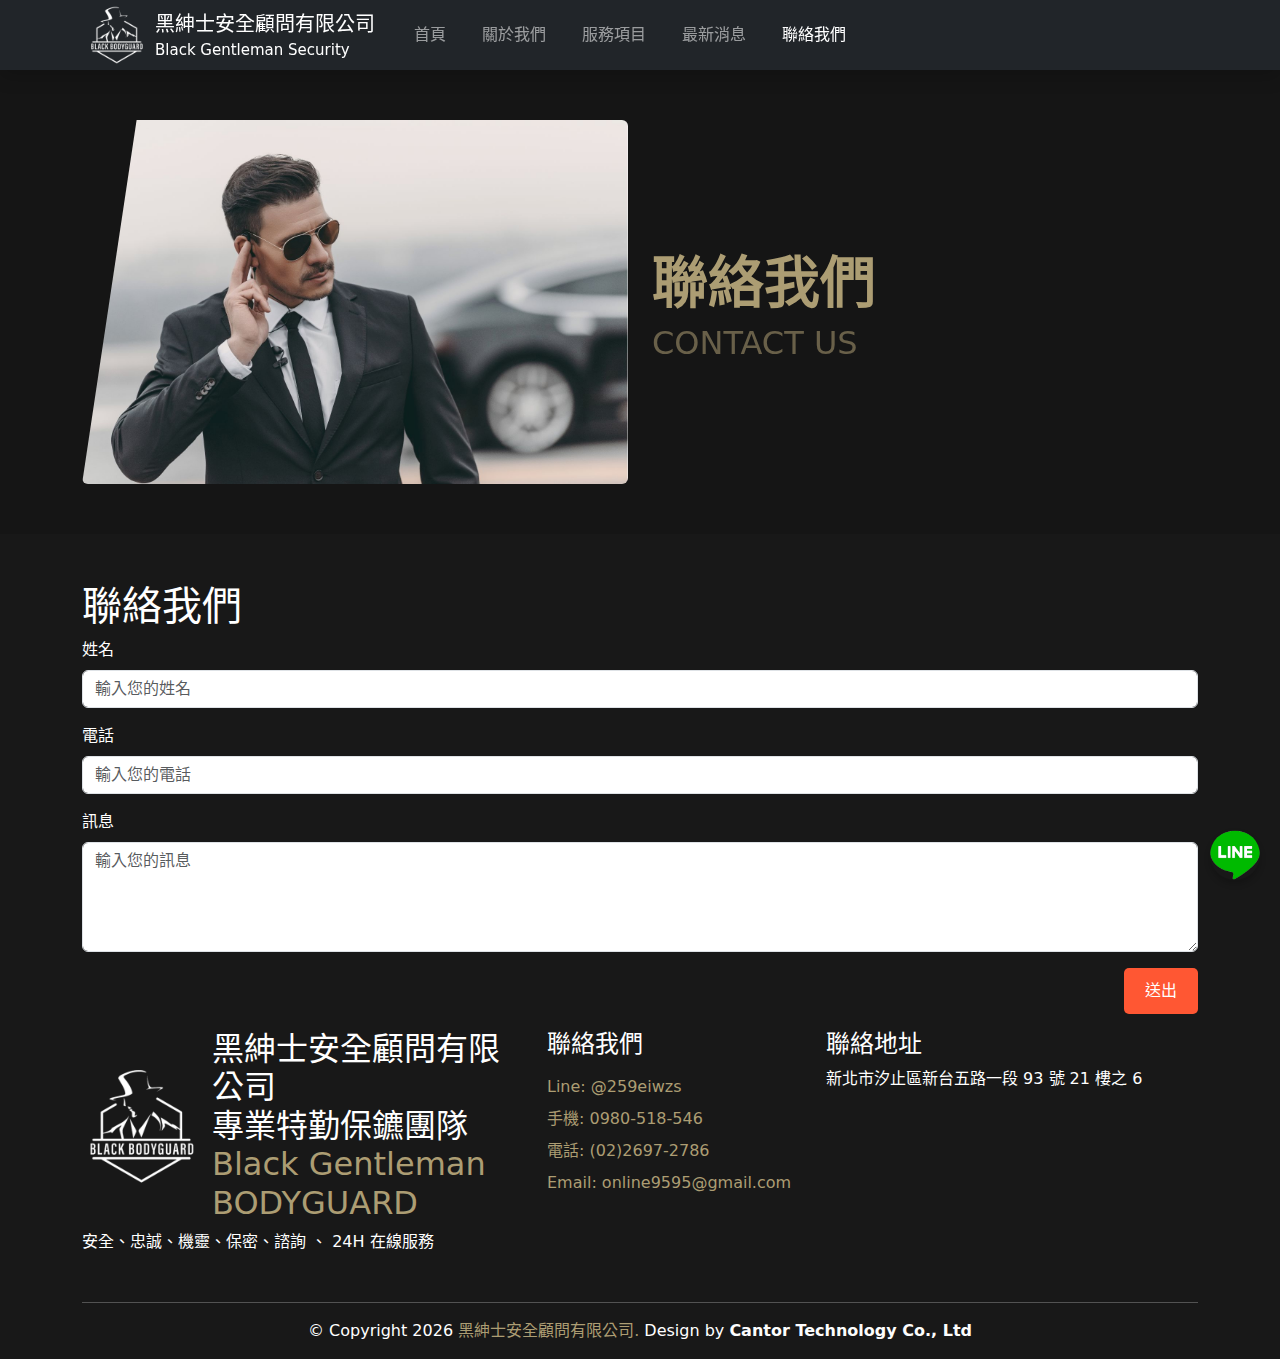
<file: contact.html>
<!DOCTYPE html>
<html lang="zh-TW">

<head>
    <meta charset="UTF-8">
    <meta name="viewport" content="width=device-width, initial-scale=1.0">
    <title>黑紳士安全顧問</title>
    <link href="https://cdn.jsdelivr.net/npm/bootstrap@5.3.3/dist/css/bootstrap.min.css" rel="stylesheet"
        integrity="sha384-QWTKZyjpPEjISv5WaRU9OFeRpok6YctnYmDr5pNlyT2bRjXh0JMhjY6hW+ALEwIH" crossorigin="anonymous">
    <link rel="stylesheet" href="css/style.css">
    <link rel="icon" href="/images/logo1.png" type="image/x-icon">
    <link rel="apple-touch-icon" href="images/logo.jpg">
    
    <meta name="description" content="為您提供專業的安全顧問服務,我們的目標是確保您的安全無虞,致力於成為您最信賴的合作夥伴 ">
    
    <meta property="og:title" content="黑紳士安全顧問有限公司">
    <meta property="og:description" content="為您提供專業的安全顧問服務,我們的目標是確保您的安全無虞,致力於成為您最信賴的合作夥伴">

    <meta property="og:image" content="https://www.blackgentleman.com.tw/images/1.jpg">
    <link rel="apple-touch-icon" href="/images/logo.png">

    <!-- 引用　AOS.js -->
    <link rel="stylesheet" href="https://cdn.jsdelivr.net/npm/aos@2.3.4/dist/aos.css">
    <script src="https://cdn.jsdelivr.net/npm/aos@2.3.4/dist/aos.js"></script>

</head>

<body class="text-white" style="background-color: #181818;">


    <nav class="navbar navbar-expand-lg navbar-dark bg-dark Larger shadow sticky-top" aria-label=" navbar">
        <div class="container">
            <a class="navbar-brand d-flex align-items-center " href="index.html">
                <img src="/images/logo.png" alt="公司Logo" width="60" height="60" class="me-2">
                <div>
                    黑紳士安全顧問有限公司<br>
                    <span class="d-block text0 " style="font-size: 75% !important; color: #ffffff;">Black Gentleman
                        Security</span>
                </div>
            </a>
            <button class="navbar-toggler" type="button" data-bs-toggle="collapse" data-bs-target="#navbarsExample05"
                aria-controls="navbarsExample05" aria-expanded="false" aria-label="Toggle navigation">
                <span class="navbar-toggler-icon"></span>
            </button>

            <div class="collapse navbar-collapse" id="navbarsExample05">
                <ul class="navbar-nav me-auto  mb-lg-0">
                    <li class="nav-item">
                        <a class="nav-link " aria-current="page" href="index.html">首頁</a>
                    </li>
                    <li class="nav-item">
                        <a class="nav-link " href="about.html">關於我們</a>
                    </li>
                    <li class="nav-item">
                        <a class="nav-link " href="service.html">服務項目</a>
                    </li>
                    <li class="nav-item">
                        <a class="nav-link" href="news.html">最新消息</a>
                    </li>
                    <li class="nav-item">
                        <a class="nav-link active" href="contact.html">聯絡我們</a>
                    </li>
                    <li class="nav-item">
                        <div class="nav-link" id="google_translate_element"></div>
                    </li>
                </ul>
            </div>
        </div>
    </nav>


    <div class="hero-section">
        <div class="container">
            <div class="row align-items-center">
                <!-- 左側圖片 -->
                <div class="col-md-6" data-aos="fade-right">
                    <img src="/images/1.jpg" alt="圖片" class="img-fluid hero-image rounded">
                </div>
                <!-- 右側文字 -->
                <div class="col-md-6 hero-text text-center text-md-start pt-3" data-aos="fade-left">
                    <h1 class="display-4 fw-bold text0">聯絡我們</h1>
                    <h2 class="text1">CONTACT US</h2>
                </div>
            </div>
        </div>
    </div>



    <div class="container mt-5">
        <h1>聯絡我們</h1>
        <form id="contactForm">
            <div class="mb-3">
                <label for="name" class="form-label">姓名</label>
                <input type="text" class="form-control" id="name" name="name" placeholder="輸入您的姓名" required>
            </div>
            <div class="mb-3">
                <label for="phone" class="form-label">電話</label>
                <input type="tel" class="form-control" id="phone" name="phone" placeholder="輸入您的電話" required>
            </div>
            <div class="mb-3">
                <label for="message" class="form-label">訊息</label>
                <textarea class="form-control" id="message" name="message" rows="4" placeholder="輸入您的訊息"
                    required></textarea>
            </div>
            <div class="text-end">
                <button type="submit" class="btn btn-custom ">送出</button>
            </div>

        </form>
        <div id="responseMessage" class="mt-3"></div>

    </div>

    <script src="https://code.jquery.com/jquery-3.6.0.min.js"></script>




    <footer>
        <div class="container">
            <div class="row">
                <div class="row d-flex flex-wrap justify-content-between">
                    <div class="col-lg-5 col-md-6 pb-3">
                        <div class="d-flex align-items-center" style="gap: 10px;">

                            <img src="images/logo.png" alt="黑紳士 Logo" style="width: 120px; height: 120px;" class="mb-2">
                            <h2>
                                <span>黑紳士安全顧問有限公司</span> <br>
                                <span>專業特勤保鑣團隊</span>
                                <span style="color: #AC9D73;">Black Gentleman BODYGUARD </span>

                            </h2>

                        </div>
                        <p>安全、忠誠、機靈、保密、諮詢 、 24H 在線服務
                        </p>

                    </div>

                    <div class="col-lg-3 col-md-6 pb-3">

                        <h4 class="widget-title pb-2">聯絡我們</h4>
                        <ul class=" list-unstyled">
                            <li class=" pb-2">
                                <a href="https://line.me/ti/p/~@259eiwzs">Line: @259eiwzs </a>
                            </li>
                            <li class=" pb-2">
                                <a href="tel:0980-518546">手機:
                                    0980-518-546</a>
                            </li>
                            <li class="pb-2">
                                <a href="tel:+886226972786">電話: (02)2697-2786</a>
                            </li>

                            <li class=" pb-2">
                                <a href="mailto:online9595@gmail.com">Email:
                                    online9595@gmail.com</a>
                            </li>

                        </ul>

                    </div>
                    <div class="col-lg-4 col-md-6 ">
                        <h4>聯絡地址</h4>
                        <p>新北市汐止區新台五路一段 93 號 21 樓之 6
                        </p>
                        <iframe
                            src='https://www.google.com/maps/embed?pb=!1m18!1m12!1m3!1d3614.1823772409903!2d121.64790380000001!3d25.061806999999995!2m3!1f0!2f0!3f0!3m2!1i1024!2i768!4f13.1!3m3!1m2!1s0x345d5356ba7c16bb%3A0x27ef17d7a5e9aca4!2zMjIx5paw5YyX5biC5rGQ5q2i5Y2A5paw5Y-w5LqU6Lev5LiA5q61OTPomZ8!5e0!3m2!1szh-TW!2stw!4v1732343840186!5m2!1szh-TW!2stw'
                            width="100%" style="border:0;" allowfullscreen="" loading="lazy"
                            referrerpolicy="no-referrer-when-downgrade" aria-label="google 地圖"></iframe>
                    </div>
                </div>
            </div>
            <hr>
        </div>
    </footer>

    <div class="container">
        <div class="row d-flex flex-wrap justify-content-between">

            <div class="col-12">
                <div class=" text-center">
                    <p>
                        © Copyright <span id="year"></span> <a href="index.html">黑紳士安全顧問有限公司.</a> Design by
                        <a href="https://line.me/ti/p/~0937214165" class="custom-link"><b>Cantor Technology Co.,
                                Ltd</b></a>
                    </p>
                </div>
            </div>

        </div>
    </div>
    <a href="https://line.me/ti/p/~@259eiwzs" id="line-button" class="line-button" target="_blank"
        rel="noopener noreferrer">
        <img src="/images/line.png" alt="LINE" />
    </a>


    <script type="text/javascript">
        function googleTranslateElementInit() {
            new google.translate.TranslateElement({
                pageLanguage: 'zh-TW', // 您網站的語言
                includedLanguages: 'en,es,fr,de,it,ja,ko,pt', // 您想支持的語言
                layout: google.translate.TranslateElement.InlineLayout.SIMPLE
            }, 'google_translate_element');
        }
    </script>
    <script type="text/javascript"
        src="https://translate.google.com/translate_a/element.js?cb=googleTranslateElementInit"></script>



    <script src="https://cdn.jsdelivr.net/npm/bootstrap@5.3.3/dist/js/bootstrap.bundle.min.js"
        integrity="sha384-YvpcrYf0tY3lHB60NNkmXc5s9fDVZLESaAA55NDzOxhy9GkcIdslK1eN7N6jIeHz"
        crossorigin="anonymous"></script>

    <script src="js/style.js"></script>

    <!-- AOS Library JS -->
    <script src="https://unpkg.com/aos@2.3.4/dist/aos.js"></script>
    <script>
        AOS.init();
    </script>

    
<nav class="navbar-bottom d-md-none">


    <a class="nav-link" href="https://line.me/ti/p/~@259eiwzs">
        <svg xmlns="http://www.w3.org/2000/svg" width="16" height="16" fill="#AC9D73" class="bi bi-line"
            viewBox="0 0 16 16">
            <path
                d="M8 0c4.411 0 8 2.912 8 6.492 0 1.433-.555 2.723-1.715 3.994-1.678 1.932-5.431 4.285-6.285 4.645-.83.35-.734-.197-.696-.413l.003-.018.114-.685c.027-.204.055-.521-.026-.723-.09-.223-.444-.339-.704-.395C2.846 12.39 0 9.701 0 6.492 0 2.912 3.59 0 8 0M5.022 7.686H3.497V4.918a.156.156 0 0 0-.155-.156H2.78a.156.156 0 0 0-.156.156v3.486c0 .041.017.08.044.107v.001l.002.002.002.002a.15.15 0 0 0 .108.043h2.242c.086 0 .155-.07.155-.156v-.56a.156.156 0 0 0-.155-.157m.791-2.924a.156.156 0 0 0-.156.156v3.486c0 .086.07.155.156.155h.562c.086 0 .155-.07.155-.155V4.918a.156.156 0 0 0-.155-.156zm3.863 0a.156.156 0 0 0-.156.156v2.07L7.923 4.832l-.013-.015v-.001l-.01-.01-.003-.003-.011-.009h-.001L7.88 4.79l-.003-.002-.005-.003-.008-.005h-.002l-.003-.002-.01-.004-.004-.002-.01-.003h-.002l-.003-.001-.009-.002h-.006l-.003-.001h-.004l-.002-.001h-.574a.156.156 0 0 0-.156.155v3.486c0 .086.07.155.156.155h.56c.087 0 .157-.07.157-.155v-2.07l1.6 2.16a.2.2 0 0 0 .039.038l.001.001.01.006.004.002.008.004.007.003.005.002.01.003h.003a.2.2 0 0 0 .04.006h.56c.087 0 .157-.07.157-.155V4.918a.156.156 0 0 0-.156-.156zm3.815.717v-.56a.156.156 0 0 0-.155-.157h-2.242a.16.16 0 0 0-.108.044h-.001l-.001.002-.002.003a.16.16 0 0 0-.044.107v3.486c0 .041.017.08.044.107l.002.003.002.002a.16.16 0 0 0 .108.043h2.242c.086 0 .155-.07.155-.156v-.56a.156.156 0 0 0-.155-.157H11.81v-.589h1.525c.086 0 .155-.07.155-.156v-.56a.156.156 0 0 0-.155-.157H11.81v-.589h1.525c.086 0 .155-.07.155-.156Z" />
        </svg>
        <span>Line聯系</span>

        <div class="divider50"></div>

    </a>

    <a class="nav-link" href="tel:0980-518546">
        <svg xmlns="http://www.w3.org/2000/svg" width="16" height="16" fill="#AC9D73" class="bi bi-telephone"
            viewBox="0 0 16 16">
            <path
                d="M3.654 1.328a.678.678 0 0 0-1.015-.063L1.605 2.3c-.483.484-.661 1.169-.45 1.77a17.6 17.6 0 0 0 4.168 6.608 17.6 17.6 0 0 0 6.608 4.168c.601.211 1.286.033 1.77-.45l1.034-1.034a.678.678 0 0 0-.063-1.015l-2.307-1.794a.68.68 0 0 0-.58-.122l-2.19.547a1.75 1.75 0 0 1-1.657-.459L5.482 8.062a1.75 1.75 0 0 1-.46-1.657l.548-2.19a.68.68 0 0 0-.122-.58zM1.884.511a1.745 1.745 0 0 1 2.612.163L6.29 2.98c.329.423.445.974.315 1.494l-.547 2.19a.68.68 0 0 0 .178.643l2.457 2.457a.68.68 0 0 0 .644.178l2.189-.547a1.75 1.75 0 0 1 1.494.315l2.306 1.794c.829.645.905 1.87.163 2.611l-1.034 1.034c-.74.74-1.846 1.065-2.877.702a18.6 18.6 0 0 1-7.01-4.42 18.6 18.6 0 0 1-4.42-7.009c-.362-1.03-.037-2.137.703-2.877z" />
        </svg>
        <span>電話聯系</span>
    </a>

</nav>
</body>

</html>
</file>
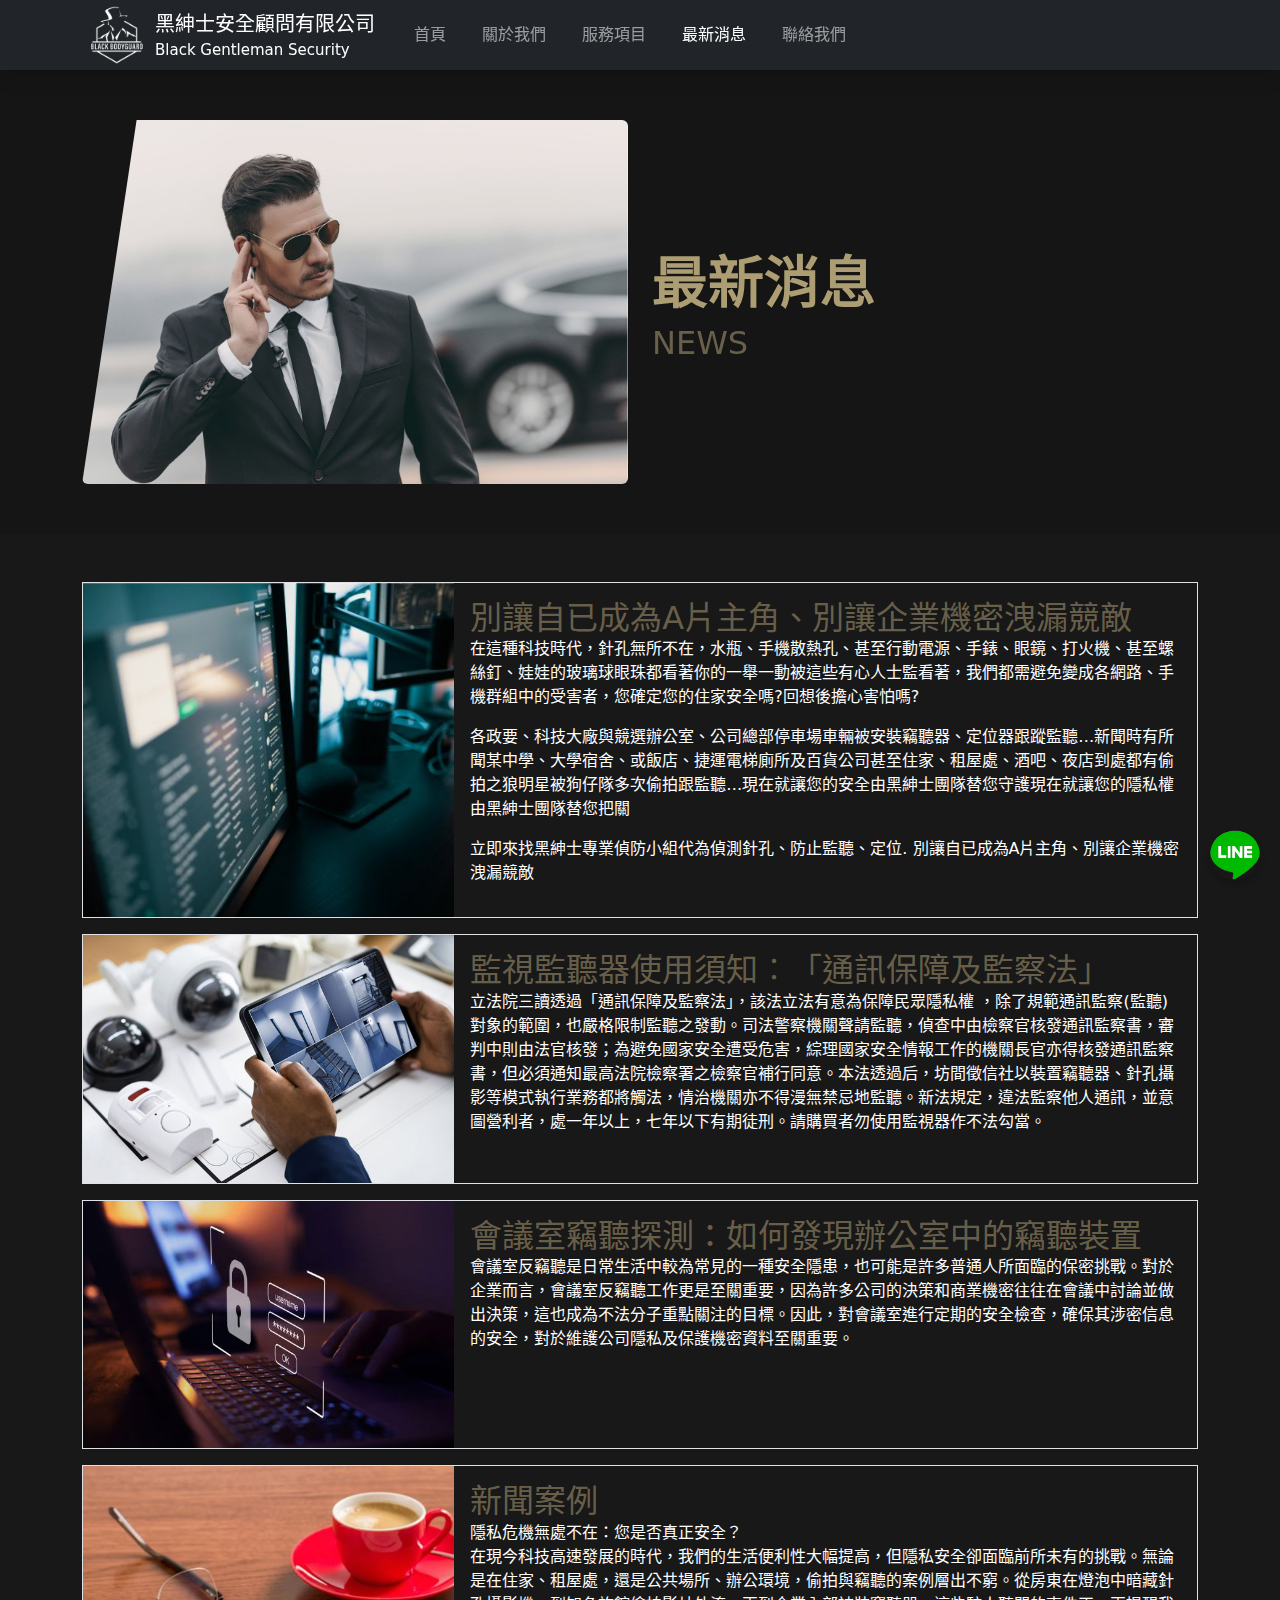
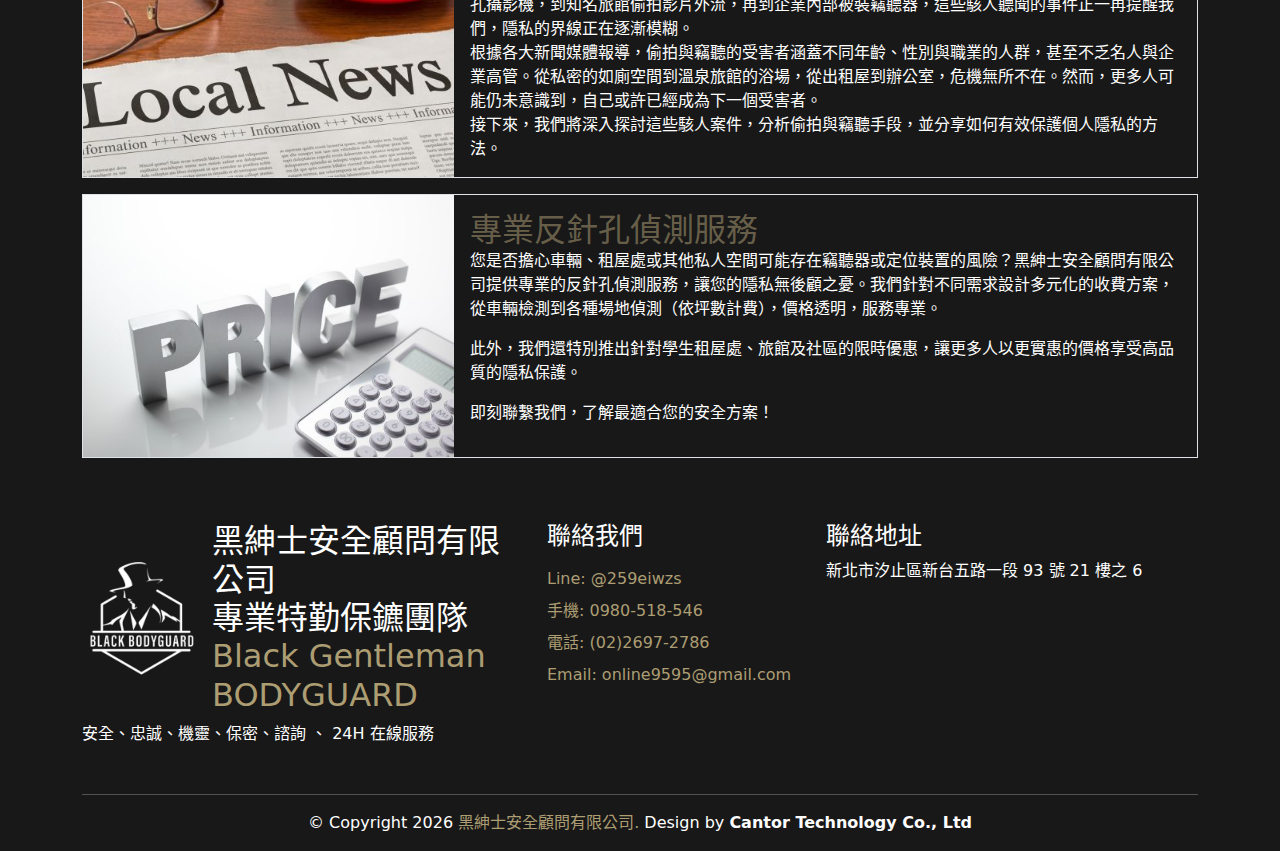
<file: news.html>
<!DOCTYPE html>
<html lang="zh-TW">

<head>
    <meta charset="UTF-8">
    <meta name="viewport" content="width=device-width, initial-scale=1.0">
    <title>黑紳士安全顧問</title>
    <link href="https://cdn.jsdelivr.net/npm/bootstrap@5.3.3/dist/css/bootstrap.min.css" rel="stylesheet"
        integrity="sha384-QWTKZyjpPEjISv5WaRU9OFeRpok6YctnYmDr5pNlyT2bRjXh0JMhjY6hW+ALEwIH" crossorigin="anonymous">
    <link rel="stylesheet" href="css/style.css">
    <link rel="icon" href="/images/logo1.png" type="image/x-icon">
    <link rel="apple-touch-icon" href="images/logo.jpg">

    <meta name="description" content="為您提供專業的安全顧問服務,我們的目標是確保您的安全無虞,致力於成為您最信賴的合作夥伴 ">

    <meta property="og:title" content="黑紳士安全顧問有限公司">
    <meta property="og:description" content="為您提供專業的安全顧問服務,我們的目標是確保您的安全無虞,致力於成為您最信賴的合作夥伴">

    <meta property="og:image" content="https://www.blackgentleman.com.tw/images/1.jpg">
    <link rel="apple-touch-icon" href="/images/logo.png">
    <!-- 引用　AOS.js -->
    <link rel="stylesheet" href="https://cdn.jsdelivr.net/npm/aos@2.3.4/dist/aos.css">
    <script src="https://cdn.jsdelivr.net/npm/aos@2.3.4/dist/aos.js"></script>

    <!-- Google tag (gtag.js) -->
<script async src="https://www.googletagmanager.com/gtag/js?id=G-JGCV0LZ91Q"></script>
<script>
  window.dataLayer = window.dataLayer || [];
  function gtag(){dataLayer.push(arguments);}
  gtag('js', new Date());

  gtag('config', 'G-JGCV0LZ91Q');
</script>


</head>

<body class=" text-white" style="background-color: #181818;">


    <nav class="navbar navbar-expand-lg navbar-dark bg-dark Larger shadow sticky-top" aria-label=" navbar">
        <div class="container">
            <a class="navbar-brand d-flex align-items-center " href="index.html">
                <img src="/images/logo.png" alt="公司Logo" width="60" height="60" class="me-2">
                <div>
                    黑紳士安全顧問有限公司<br>
                    <span class="d-block text0 " style="font-size: 75% !important; color: #ffffff;">Black Gentleman
                        Security</span>
                </div>
            </a>
            <button class="navbar-toggler" type="button" data-bs-toggle="collapse" data-bs-target="#navbarsExample05"
                aria-controls="navbarsExample05" aria-expanded="false" aria-label="Toggle navigation">
                <span class="navbar-toggler-icon"></span>
            </button>

            <div class="collapse navbar-collapse" id="navbarsExample05">
                <ul class="navbar-nav me-auto  mb-lg-0">
                    <li class="nav-item">
                        <a class="nav-link " aria-current="page" href="index.html">首頁</a>
                    </li>
                    <li class="nav-item">
                        <a class="nav-link " href="about.html">關於我們</a>
                    </li>
                    <li class="nav-item">
                        <a class="nav-link " href="service.html">服務項目</a>
                    </li>
                    <li class="nav-item">
                        <a class="nav-link active" href="news.html">最新消息</a>
                    </li>
                    <li class="nav-item">
                        <a class="nav-link" href="contact.html">聯絡我們</a>
                    </li>
                    <li class="nav-item">
                        <div class="nav-link" id="google_translate_element"></div>
                    </li>
                </ul>
            </div>
        </div>
    </nav>


    <div class="hero-section">
        <div class="container">
            <div class="row align-items-center">
                <!-- 左側圖片 -->
                <div class="col-md-6" data-aos="fade-right">
                    <img src="/images/1.jpg" alt="圖片" class="img-fluid hero-image rounded">
                </div>
                <!-- 右側文字 -->
                <div class="col-md-6 hero-text text-center text-md-start pt-3" data-aos="fade-left">
                    <h1 class="display-4 fw-bold text0">最新消息</h1>
                    <h2 class="text1">NEWS</h2>
                </div>
            </div>
        </div>
    </div>

    
    <!-- 第一篇 -->
    <div class="container py-5">

        
        <a href="post3.html" style="text-decoration: none; color: inherit;">
            <div class="row g-0 border border-1 mb-3">

                <div class="col-md-4 p-0">
                    <div style="height: 100%; overflow: hidden;">
                        <img src="images/post1-3.jpg" class="img-fluid h-100 w-100" style="object-fit: cover;" alt="文章">
                    </div>
                </div>
                <div class="col-md-8 p-3">
                    <div class="card-body">
                        <h2 class="card-title text1">別讓自已成為A片主角、別讓企業機密洩漏競敵
                        </h2>
                        <p class="card-text">在這種科技時代，針孔無所不在，水瓶、手機散熱孔、甚至行動電源、手錶、眼鏡、打火機、甚至螺絲釘、娃娃的玻璃球眼珠都看著你的一舉一動被這些有心人士監看著，我們都需避免變成各網路、手機群組中的受害者，您確定您的住家安全嗎?回想後擔心害怕嗎?
                            
                                <p>
                                    各政要、科技大廠與競選辦公室、公司總部停車場車輛被安裝竊聽器、定位器跟蹤監聽…新聞時有所聞某中學、大學宿舍、或飯店、捷運電梯廁所及百貨公司甚至住家、租屋處、酒吧、夜店到處都有偷拍之狼明星被狗仔隊多次偷拍跟監聽…現在就讓您的安全由黑紳士團隊替您守護現在就讓您的隱私權由黑紳士團隊替您把關
                                </p>
                            
                                <p>立即來找黑紳士專業偵防小組代為偵測針孔、防止監聽、定位. 別讓自已成為A片主角、別讓企業機密洩漏競敵</p>
                        </p>
                    </div>
                </div>
            </div>
        </a>
        <!-- 第二篇 -->
        <a href="post2.html" style="text-decoration: none; color: inherit;">
            <div class="row g-0 border border-1 mb-3">

                <div class="col-md-4 p-0">
                    <div style="height: 100%; overflow: hidden;">
                        <img src="images/post1-2.jpg" class="img-fluid h-100 w-100" style="object-fit: cover;" alt="文章">
                    </div>
                </div>
                <div class="col-md-8 p-3">
                    <div class="card-body">
                        <h2 class="card-title text1">監視監聽器使用須知︰「通訊保障及監察法」
                        </h2>
                        <p class="card-text">立法院三讀透過「通訊保障及監察法」，該法立法有意為保障民眾隱私權
                            ，除了規範通訊監察(監聽)對象的範圍，也嚴格限制監聽之發動。司法警察機關聲請監聽，偵查中由檢察官核發通訊監察書，審判中則由法官核發；為避免國家安全遭受危害，綜理國家安全情報工作的機關長官亦得核發通訊監察書，但必須通知最高法院檢察署之檢察官補行同意。本法透過后，坊間徵信社以裝置竊聽器、針孔攝影等模式執行業務都將觸法，情治機關亦不得漫無禁忌地監聽。新法規定，違法監察他人通訊，並意圖營利者，處一年以上，七年以下有期徒刑。請購買者勿使用監視器作不法勾當。


                        </p>
                    </div>
                </div>
            </div>
        </a>

        
<!-- 第三篇 -->
        <a href="post1.html" style="text-decoration: none; color: inherit;">
            <div class="row g-0 border border-1 mb-3">

                <div class="col-md-4 p-0">
                    <div style="height: 100%; overflow: hidden;">
                        <img src="images/post1-1.jpg" class="img-fluid h-100 w-100" style="object-fit: cover;" alt="文章">
                    </div>
                </div>
                <div class="col-md-8 p-3">
                    <div class="card-body">
                        <h2 class="card-title text1">會議室竊聽探測：如何發現辦公室中的竊聽裝置</h2>
                        <p class="card-text">
                            會議室反竊聽是日常生活中較為常見的一種安全隱患，也可能是許多普通人所面臨的保密挑戰。對於企業而言，會議室反竊聽工作更是至關重要，因為許多公司的決策和商業機密往往在會議中討論並做出決策，這也成為不法分子重點關注的目標。因此，對會議室進行定期的安全檢查，確保其涉密信息的安全，對於維護公司隱私及保護機密資料至關重要。
                        </p>
                    </div>
                </div>
            </div>
        </a>
       
<!-- 第四篇 -->
        <a href="post4.html" style="text-decoration: none; color: inherit;">
            <div class="row g-0 border border-1 mb-3">

                <div class="col-md-4 p-0">
                    <div style="height: 100%; overflow: hidden;">
                        <img src="images/post1-4.jpg" class="img-fluid h-100 w-100" style="object-fit: cover;" alt="文章">
                    </div>
                </div>
                <div class="col-md-8 p-3">
                    <div class="card-body">
                        <h2 class="card-title text1">新聞案例</h2>
                        <p class="card-text">隱私危機無處不在：您是否真正安全？
                                <br>
                                在現今科技高速發展的時代，我們的生活便利性大幅提高，但隱私安全卻面臨前所未有的挑戰。無論是在住家、租屋處，還是公共場所、辦公環境，偷拍與竊聽的案例層出不窮。從房東在燈泡中暗藏針孔攝影機，到知名旅館偷拍影片外流，再到企業內部被裝竊聽器，這些駭人聽聞的事件正一再提醒我們，隱私的界線正在逐漸模糊。
                                    <br>
                                    根據各大新聞媒體報導，偷拍與竊聽的受害者涵蓋不同年齡、性別與職業的人群，甚至不乏名人與企業高管。從私密的如廁空間到溫泉旅館的浴場，從出租屋到辦公室，危機無所不在。然而，更多人可能仍未意識到，自己或許已經成為下一個受害者。
                                    <br>
                                    接下來，我們將深入探討這些駭人案件，分析偷拍與竊聽手段，並分享如何有效保護個人隱私的方法。
                        </p>
                    </div>
                </div>
            </div>
        </a>


             
<!-- 第五篇 -->
<a href="post5.html" style="text-decoration: none; color: inherit;">
    <div class="row g-0 border border-1 mb-3">

        <div class="col-md-4 p-0">
            <div style="height: 100%; overflow: hidden;">
                <img src="images/post1-5.jpg" class="img-fluid h-100 w-100" style="object-fit: cover;" alt="文章">
            </div>
        </div>
        <div class="col-md-8 p-3">
            <div class="card-body">
                <h2 class="card-title text1">專業反針孔偵測服務</h2>
                <p class="card-text">您是否擔心車輛、租屋處或其他私人空間可能存在竊聽器或定位裝置的風險？黑紳士安全顧問有限公司提供專業的反針孔偵測服務，讓您的隱私無後顧之憂。我們針對不同需求設計多元化的收費方案，從車輛檢測到各種場地偵測（依坪數計費），價格透明，服務專業。
                </p>

                <p class="card-test">此外，我們還特別推出針對學生租屋處、旅館及社區的限時優惠，讓更多人以更實惠的價格享受高品質的隱私保護。</p>

                <p class="card-test">即刻聯繫我們，了解最適合您的安全方案！</p>
            </div>
        </div>
    </div>
</a>







    </div>





    <footer>
        <div class="container">
            <div class="row">
                <div class="row d-flex flex-wrap justify-content-between">
                    <div class="col-lg-5 col-md-6 pb-3">
                        <div class="d-flex align-items-center" style="gap: 10px;">

                            <img src="images/logo.png" alt="黑紳士 Logo" style="width: 120px; height: 120px;" class="mb-2">
                            <h2>
                                <span>黑紳士安全顧問有限公司</span> <br>
                                <span>專業特勤保鑣團隊</span>
                                <span style="color: #AC9D73;">Black Gentleman BODYGUARD </span>

                            </h2>

                        </div>
                        <p>安全、忠誠、機靈、保密、諮詢 、 24H 在線服務
                        </p>

                    </div>

                    <div class="col-lg-3 col-md-6 pb-3">

                        <h4 class="widget-title pb-2">聯絡我們</h4>
                        <ul class=" list-unstyled">
                            <li class=" pb-2">
                                <a href="https://line.me/ti/p/~@259eiwzs">Line: @259eiwzs </a>
                            </li>
                            <li class=" pb-2">
                                <a href="tel:0980-518546">手機:
                                    0980-518-546</a>
                            </li>
                            <li class="pb-2">
                                <a href="tel:+886226972786">電話: (02)2697-2786</a>
                            </li>

                            <li class=" pb-2">
                                <a href="mailto:online9595@gmail.com">Email:
                                    online9595@gmail.com</a>
                            </li>

                        </ul>

                    </div>
                    <div class="col-lg-4 col-md-6 ">
                        <h4>聯絡地址</h4>
                        <p>新北市汐止區新台五路一段 93 號 21 樓之 6
                        </p>
                        <iframe
                            src='https://www.google.com/maps/embed?pb=!1m18!1m12!1m3!1d3614.1823772409903!2d121.64790380000001!3d25.061806999999995!2m3!1f0!2f0!3f0!3m2!1i1024!2i768!4f13.1!3m3!1m2!1s0x345d5356ba7c16bb%3A0x27ef17d7a5e9aca4!2zMjIx5paw5YyX5biC5rGQ5q2i5Y2A5paw5Y-w5LqU6Lev5LiA5q61OTPomZ8!5e0!3m2!1szh-TW!2stw!4v1732343840186!5m2!1szh-TW!2stw'
                            width="100%" style="border:0;" allowfullscreen="" loading="lazy"
                            referrerpolicy="no-referrer-when-downgrade" aria-label="google 地圖"></iframe>
                    </div>
                </div>
            </div>
            <hr>
        </div>
    </footer>

    <div class="container">
        <div class="row d-flex flex-wrap justify-content-between">

            <div class="col-12">
                <div class=" text-center">
                    <p>
                        © Copyright <span id="year"></span> <a href="index.html">黑紳士安全顧問有限公司.</a> Design by
                        <a href="https://line.me/ti/p/~0937214165" class="custom-link"><b>Cantor Technology Co.,
                                Ltd</b></a>
                    </p>
                </div>
            </div>

        </div>
    </div>
    <a href="https://line.me/ti/p/~@259eiwzs" id="line-button" class="line-button" target="_blank"
        rel="noopener noreferrer">
        <img src="/images/line.png" alt="LINE" />
    </a>

    <script type="text/javascript">
        function googleTranslateElementInit() {
            new google.translate.TranslateElement({
                pageLanguage: 'zh-TW', // 您網站的語言
                includedLanguages: 'en,es,fr,de,it,ja,ko,pt', // 您想支持的語言
                layout: google.translate.TranslateElement.InlineLayout.SIMPLE
            }, 'google_translate_element');
        }
    </script>
    <script type="text/javascript"
        src="https://translate.google.com/translate_a/element.js?cb=googleTranslateElementInit"></script>



    <script src="https://cdn.jsdelivr.net/npm/bootstrap@5.3.3/dist/js/bootstrap.bundle.min.js"
        integrity="sha384-YvpcrYf0tY3lHB60NNkmXc5s9fDVZLESaAA55NDzOxhy9GkcIdslK1eN7N6jIeHz"
        crossorigin="anonymous"></script>

    <script src="js/style.js"></script>

    <!-- AOS Library JS -->
    <script src="https://unpkg.com/aos@2.3.4/dist/aos.js"></script>
    <script>
        AOS.init();
    </script>


    <nav class="navbar-bottom d-md-none">


        <a class="nav-link" href="https://line.me/ti/p/~@259eiwzs">
            <svg xmlns="http://www.w3.org/2000/svg" width="16" height="16" fill="#AC9D73" class="bi bi-line"
                viewBox="0 0 16 16">
                <path
                    d="M8 0c4.411 0 8 2.912 8 6.492 0 1.433-.555 2.723-1.715 3.994-1.678 1.932-5.431 4.285-6.285 4.645-.83.35-.734-.197-.696-.413l.003-.018.114-.685c.027-.204.055-.521-.026-.723-.09-.223-.444-.339-.704-.395C2.846 12.39 0 9.701 0 6.492 0 2.912 3.59 0 8 0M5.022 7.686H3.497V4.918a.156.156 0 0 0-.155-.156H2.78a.156.156 0 0 0-.156.156v3.486c0 .041.017.08.044.107v.001l.002.002.002.002a.15.15 0 0 0 .108.043h2.242c.086 0 .155-.07.155-.156v-.56a.156.156 0 0 0-.155-.157m.791-2.924a.156.156 0 0 0-.156.156v3.486c0 .086.07.155.156.155h.562c.086 0 .155-.07.155-.155V4.918a.156.156 0 0 0-.155-.156zm3.863 0a.156.156 0 0 0-.156.156v2.07L7.923 4.832l-.013-.015v-.001l-.01-.01-.003-.003-.011-.009h-.001L7.88 4.79l-.003-.002-.005-.003-.008-.005h-.002l-.003-.002-.01-.004-.004-.002-.01-.003h-.002l-.003-.001-.009-.002h-.006l-.003-.001h-.004l-.002-.001h-.574a.156.156 0 0 0-.156.155v3.486c0 .086.07.155.156.155h.56c.087 0 .157-.07.157-.155v-2.07l1.6 2.16a.2.2 0 0 0 .039.038l.001.001.01.006.004.002.008.004.007.003.005.002.01.003h.003a.2.2 0 0 0 .04.006h.56c.087 0 .157-.07.157-.155V4.918a.156.156 0 0 0-.156-.156zm3.815.717v-.56a.156.156 0 0 0-.155-.157h-2.242a.16.16 0 0 0-.108.044h-.001l-.001.002-.002.003a.16.16 0 0 0-.044.107v3.486c0 .041.017.08.044.107l.002.003.002.002a.16.16 0 0 0 .108.043h2.242c.086 0 .155-.07.155-.156v-.56a.156.156 0 0 0-.155-.157H11.81v-.589h1.525c.086 0 .155-.07.155-.156v-.56a.156.156 0 0 0-.155-.157H11.81v-.589h1.525c.086 0 .155-.07.155-.156Z" />
            </svg>
            <span>Line聯系</span>

            <div class="divider50"></div>

        </a>

        <a class="nav-link" href="tel:0980-518546">
            <svg xmlns="http://www.w3.org/2000/svg" width="16" height="16" fill="#AC9D73" class="bi bi-telephone"
                viewBox="0 0 16 16">
                <path
                    d="M3.654 1.328a.678.678 0 0 0-1.015-.063L1.605 2.3c-.483.484-.661 1.169-.45 1.77a17.6 17.6 0 0 0 4.168 6.608 17.6 17.6 0 0 0 6.608 4.168c.601.211 1.286.033 1.77-.45l1.034-1.034a.678.678 0 0 0-.063-1.015l-2.307-1.794a.68.68 0 0 0-.58-.122l-2.19.547a1.75 1.75 0 0 1-1.657-.459L5.482 8.062a1.75 1.75 0 0 1-.46-1.657l.548-2.19a.68.68 0 0 0-.122-.58zM1.884.511a1.745 1.745 0 0 1 2.612.163L6.29 2.98c.329.423.445.974.315 1.494l-.547 2.19a.68.68 0 0 0 .178.643l2.457 2.457a.68.68 0 0 0 .644.178l2.189-.547a1.75 1.75 0 0 1 1.494.315l2.306 1.794c.829.645.905 1.87.163 2.611l-1.034 1.034c-.74.74-1.846 1.065-2.877.702a18.6 18.6 0 0 1-7.01-4.42 18.6 18.6 0 0 1-4.42-7.009c-.362-1.03-.037-2.137.703-2.877z" />
            </svg>
            <span>電話聯系</span>
        </a>

    </nav>
</body>

</html>
</file>
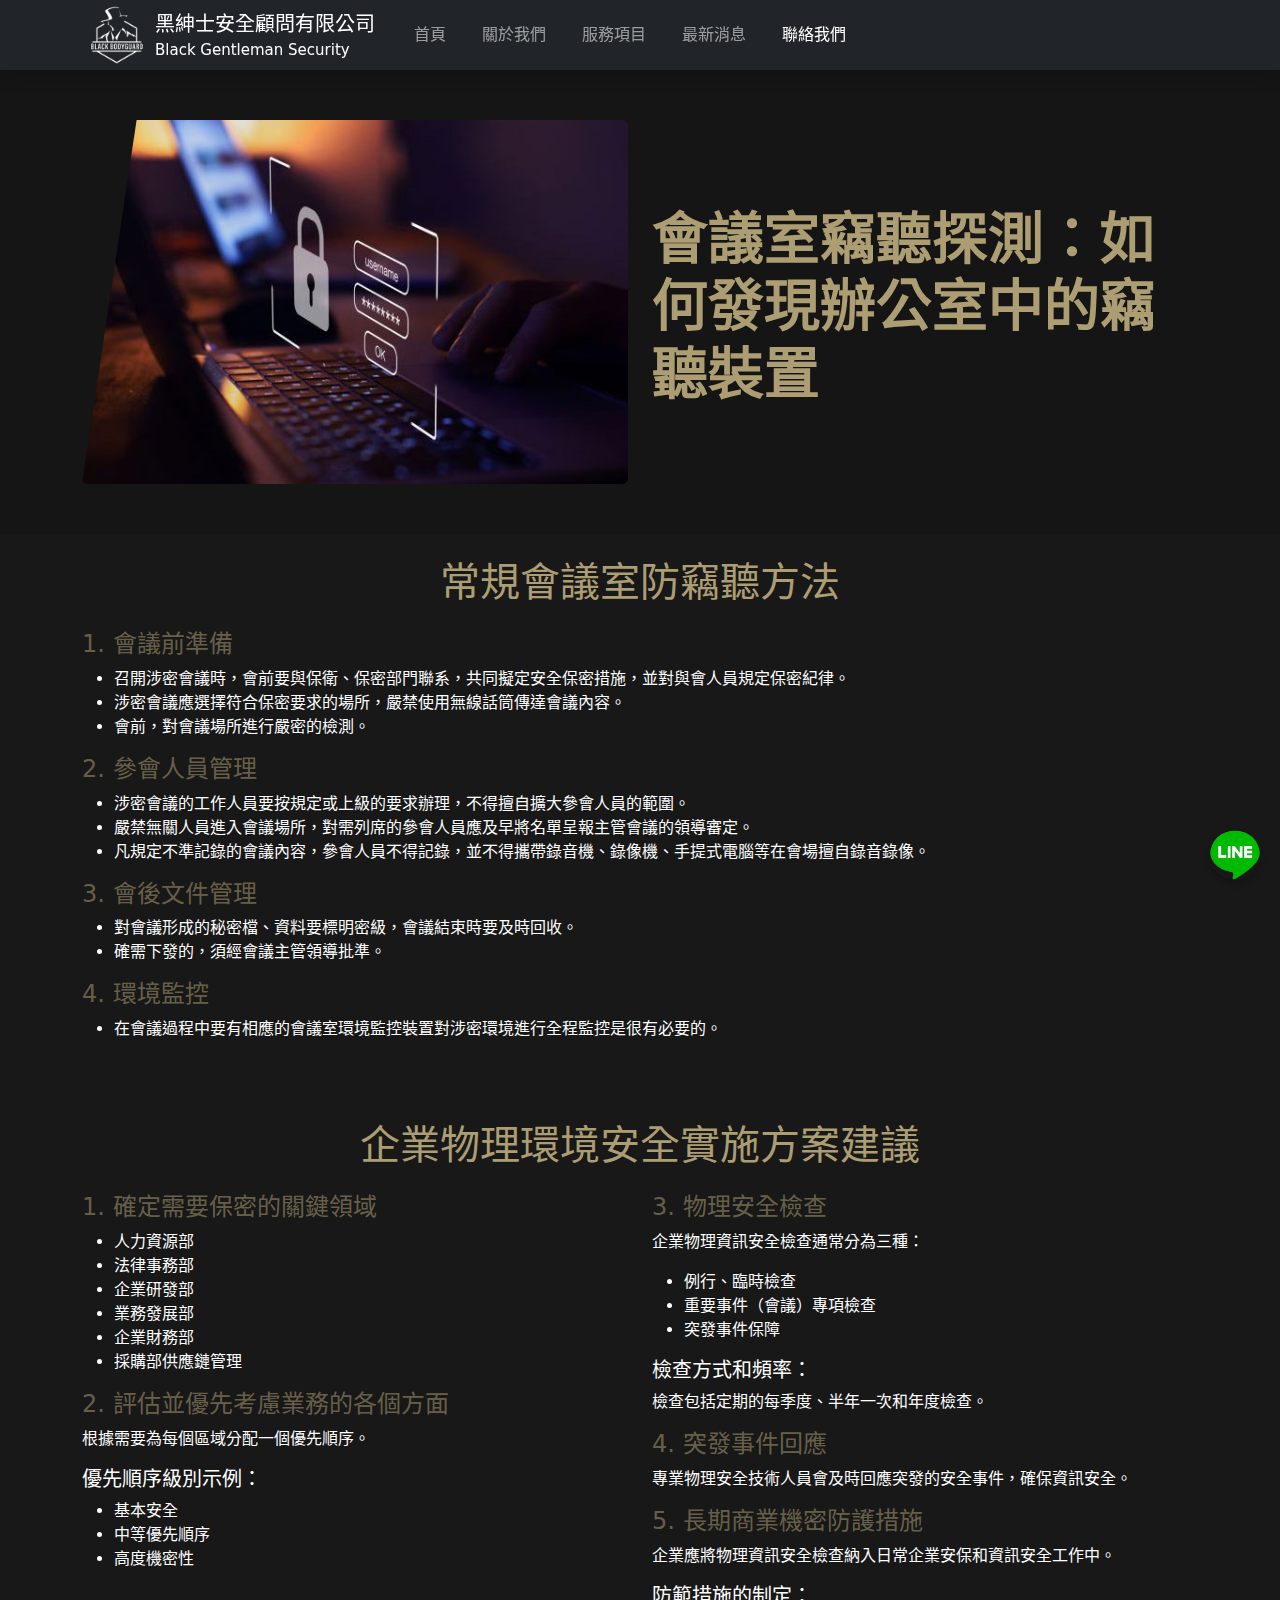
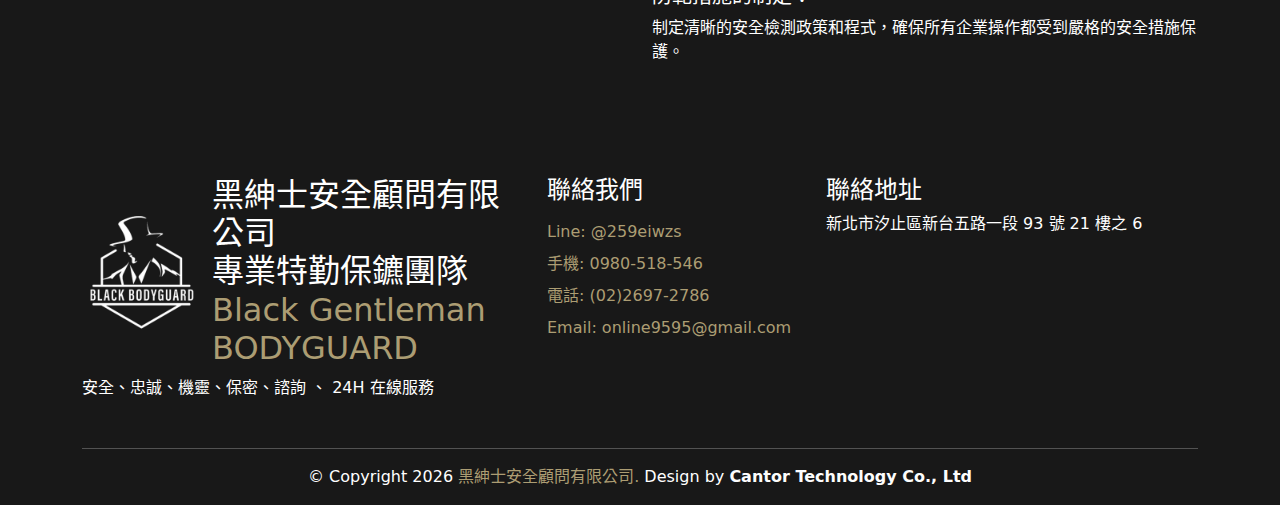
<file: post1.html>
<!DOCTYPE html>
<html lang="zh-TW">

<head>
    <meta charset="UTF-8">
    <meta name="viewport" content="width=device-width, initial-scale=1.0">
    <title>黑紳士安全顧問</title>
    <link href="https://cdn.jsdelivr.net/npm/bootstrap@5.3.3/dist/css/bootstrap.min.css" rel="stylesheet"
        integrity="sha384-QWTKZyjpPEjISv5WaRU9OFeRpok6YctnYmDr5pNlyT2bRjXh0JMhjY6hW+ALEwIH" crossorigin="anonymous">
    <link rel="stylesheet" href="css/style.css">
    <link rel="icon" href="/images/logo1.png" type="image/x-icon">
    <link rel="apple-touch-icon" href="images/logo.jpg">
    
    <meta name="description" content="為您提供專業的安全顧問服務,我們的目標是確保您的安全無虞,致力於成為您最信賴的合作夥伴 ">
   
    <meta property="og:title" content="黑紳士安全顧問有限公司">
    <meta property="og:description" content="為您提供專業的安全顧問服務,我們的目標是確保您的安全無虞,致力於成為您最信賴的合作夥伴">

    <meta property="og:image" content="https://www.blackgentleman.com.tw/images/1.jpg">
    <link rel="apple-touch-icon" href="/images/logo.png">
    <!-- 引用　AOS.js -->
    <link rel="stylesheet" href="https://cdn.jsdelivr.net/npm/aos@2.3.4/dist/aos.css">
    <script src="https://cdn.jsdelivr.net/npm/aos@2.3.4/dist/aos.js"></script>
    <!-- Google tag (gtag.js) -->
<script async src="https://www.googletagmanager.com/gtag/js?id=G-JGCV0LZ91Q"></script>
<script>
  window.dataLayer = window.dataLayer || [];
  function gtag(){dataLayer.push(arguments);}
  gtag('js', new Date());

  gtag('config', 'G-JGCV0LZ91Q');
</script>


</head>

<body class="text-white" style="background-color: #181818;">


    <nav class="navbar navbar-expand-lg navbar-dark bg-dark Larger shadow sticky-top" aria-label=" navbar">
        <div class="container">
            <a class="navbar-brand d-flex align-items-center " href="index.html">
                <img src="/images/logo.png" alt="公司Logo" width="60" height="60" class="me-2">
                <div>
                    黑紳士安全顧問有限公司<br>
                    <span class="d-block text0 " style="font-size: 75% !important; color: #ffffff;">Black Gentleman
                        Security</span>
                </div>
            </a>
            <button class="navbar-toggler" type="button" data-bs-toggle="collapse" data-bs-target="#navbarsExample05"
                aria-controls="navbarsExample05" aria-expanded="false" aria-label="Toggle navigation">
                <span class="navbar-toggler-icon"></span>
            </button>

            <div class="collapse navbar-collapse" id="navbarsExample05">
                <ul class="navbar-nav me-auto  mb-lg-0">
                    <li class="nav-item">
                        <a class="nav-link " aria-current="page" href="index.html">首頁</a>
                    </li>
                    <li class="nav-item">
                        <a class="nav-link " href="about.html">關於我們</a>
                    </li>
                    <li class="nav-item">
                        <a class="nav-link " href="service.html">服務項目</a>
                    </li>
                    <li class="nav-item">
                        <a class="nav-link" href="news.html">最新消息</a>
                    </li>
                    <li class="nav-item">
                        <a class="nav-link active" href="contact.html">聯絡我們</a>
                    </li>
                    <li class="nav-item">
                        <div class="nav-link" id="google_translate_element"></div>
                    </li>
                </ul>
            </div>
        </div>
    </nav>


    <div class="hero-section">
        <div class="container">
            <div class="row align-items-center">
                <!-- 左側圖片 -->
                <div class="col-md-6" data-aos="fade-right">
                    <img src="/images/post1-1.jpg" alt="圖片" class="img-fluid hero-image rounded">
                </div>
                <!-- 右側文字 -->
                <div class="col-md-6 hero-text text-center text-md-start pt-3" data-aos="fade-left">
                    <h1 class="display-4 fw-bold text0">會議室竊聽探測：如何發現辦公室中的竊聽裝置</h1>
                </div>
            </div>
        </div>
    </div>

    <div class="container my-4 mb-5">

        <div class="row">
            <div class="col">
                <h1 class="text-center mb-4 text0">常規會議室防竊聽方法</h1>

                <h4 class="text1">1. 會議前準備</h4>
                <ul>
                    <li>召開涉密會議時，會前要與保衛、保密部門聯系，共同擬定安全保密措施，並對與會人員規定保密紀律。</li>
                    <li>涉密會議應選擇符合保密要求的場所，嚴禁使用無線話筒傳達會議內容。</li>
                    <li>會前，對會議場所進行嚴密的檢測。</li>
                </ul>

                <h4 class="text1">2. 參會人員管理</h4>
                <ul>
                    <li>涉密會議的工作人員要按規定或上級的要求辦理，不得擅自擴大參會人員的範圍。</li>
                    <li>嚴禁無關人員進入會議場所，對需列席的參會人員應及早將名單呈報主管會議的領導審定。</li>
                    <li>凡規定不準記錄的會議內容，參會人員不得記錄，並不得攜帶錄音機、錄像機、手提式電腦等在會場擅自錄音錄像。</li>
                </ul>

                <h4 class="text1">3. 會後文件管理</h4>
                <ul>
                    <li>對會議形成的秘密檔、資料要標明密級，會議結束時要及時回收。</li>
                    <li>確需下發的，須經會議主管領導批準。</li>
                </ul>

                <h4 class="text1">4. 環境監控</h4>
                <ul>
                    <li>在會議過程中要有相應的會議室環境監控裝置對涉密環境進行全程監控是很有必要的。</li>
                </ul>
            </div>

            <h1 class="mt-5 text-center text0 py-3">企業物理環境安全實施方案建議</h1>
            <div class="col-lg-6">
                <h4 class="text1">1. 確定需要保密的關鍵領域</h4>
                <ul>
                    <li>人力資源部</li>
                    <li>法律事務部</li>
                    <li>企業研發部</li>
                    <li>業務發展部</li>
                    <li>企業財務部</li>
                    <li>採購部供應鏈管理</li>
                </ul>

                <h4 class="text1">2. 評估並優先考慮業務的各個方面</h4>
                <p>根據需要為每個區域分配一個優先順序。</p>

                <h5>優先順序級別示例：</h5>
                <ul>
                    <li>基本安全</li>
                    <li>中等優先順序</li>
                    <li>高度機密性</li>
                </ul>
            </div>
            <div class="col-lg-6">
                <h4 class="text1">3. 物理安全檢查</h4>
                <p>企業物理資訊安全檢查通常分為三種：</p>
                <ul>
                    <li>例行、臨時檢查</li>
                    <li>重要事件（會議）專項檢查</li>
                    <li>突發事件保障</li>
                </ul>

                <h5>檢查方式和頻率：</h5>
                <p>檢查包括定期的每季度、半年一次和年度檢查。</p>


                <h4 class="text1">4. 突發事件回應</h4>
                <p>專業物理安全技術人員會及時回應突發的安全事件，確保資訊安全。</p>

                <h4 class="text1">5. 長期商業機密防護措施</h4>
                <p>企業應將物理資訊安全檢查納入日常企業安保和資訊安全工作中。</p>

                <h5>防範措施的制定：</h5>
                <p>制定清晰的安全檢測政策和程式，確保所有企業操作都受到嚴格的安全措施保護。</p>

            </div>
        </div>
    </div>









    <footer>
        <div class="container pt-5">
            <div class="row">
                <div class="row d-flex flex-wrap justify-content-between">
                    <div class="col-lg-5 col-md-6 pb-3">
                        <div class="d-flex align-items-center" style="gap: 10px;">

                            <img src="images/logo.png" alt="黑紳士 Logo" style="width: 120px; height: 120px;" class="mb-2">
                            <h2>
                                <span>黑紳士安全顧問有限公司</span> <br>
                                <span>專業特勤保鑣團隊</span>
                                <span style="color: #AC9D73;">Black Gentleman BODYGUARD </span>

                            </h2>

                        </div>
                        <p>安全、忠誠、機靈、保密、諮詢 、 24H 在線服務
                        </p>

                    </div>

                    <div class="col-lg-3 colmd-6 pb-3">

                        <h4 class="widget-title pb-2">聯絡我們</h4>
                        <ul class=" list-unstyled">
                            <li class=" pb-2">
                                <a href="https://line.me/ti/p/~@259eiwzs">Line: @259eiwzs </a>
                            </li>
                            <li class=" pb-2">
                                <a href="tel:0980-518546">手機:
                                    0980-518-546</a>
                            </li>
                            <li class="pb-2">
                                <a href="tel:+886226972786">電話: (02)2697-2786</a>
                            </li>

                            <li class=" pb-2">
                                <a href="mailto:online9595@gmail.com">Email:
                                    online9595@gmail.com</a>
                            </li>

                        </ul>

                    </div>
                    <div class="col-lg-4 colmd-6 ">
                        <h4>聯絡地址</h4>
                        <p>新北市汐止區新台五路一段 93 號 21 樓之 6
                        </p>
                        <iframe
                            src='https://www.google.com/maps/embed?pb=!1m18!1m12!1m3!1d3614.1823772409903!2d121.64790380000001!3d25.061806999999995!2m3!1f0!2f0!3f0!3m2!1i1024!2i768!4f13.1!3m3!1m2!1s0x345d5356ba7c16bb%3A0x27ef17d7a5e9aca4!2zMjIx5paw5YyX5biC5rGQ5q2i5Y2A5paw5Y-w5LqU6Lev5LiA5q61OTPomZ8!5e0!3m2!1szh-TW!2stw!4v1732343840186!5m2!1szh-TW!2stw'
                            width="100%" style="border:0;" allowfullscreen="" loading="lazy"
                            referrerpolicy="no-referrer-when-downgrade" aria-label="google 地圖"></iframe>
                    </div>
                </div>
            </div>
            <hr>
        </div>
    </footer>

    <div class="container">
        <div class="row d-flex flex-wrap justify-content-between">

            <div class="col-12">
                <div class=" text-center">
                    <p>
                        © Copyright <span id="year"></span> <a href="index.html">黑紳士安全顧問有限公司.</a> Design by
                        <a href="https://line.me/ti/p/~0937214165" class="custom-link"><b>Cantor Technology Co.,
                                Ltd</b></a>
                    </p>
                </div>
            </div>

        </div>
    </div>
    <a href="https://line.me/ti/p/~@259eiwzs" id="line-button" class="line-button" target="_blank" rel="noopener noreferrer">
        <img src="/images/line.png" alt="LINE" />
      </a>

    <script type="text/javascript">
        function googleTranslateElementInit() {
            new google.translate.TranslateElement({
                pageLanguage: 'zh-TW', // 您網站的語言
                includedLanguages: 'en,es,fr,de,it,ja,ko,pt', // 您想支持的語言
                layout: google.translate.TranslateElement.InlineLayout.SIMPLE
            }, 'google_translate_element');
        }
    </script>
    <script type="text/javascript"
        src="https://translate.google.com/translate_a/element.js?cb=googleTranslateElementInit"></script>


    <script src="https://cdn.jsdelivr.net/npm/bootstrap@5.3.3/dist/js/bootstrap.bundle.min.js"
        integrity="sha384-YvpcrYf0tY3lHB60NNkmXc5s9fDVZLESaAA55NDzOxhy9GkcIdslK1eN7N6jIeHz"
        crossorigin="anonymous"></script>

    <script src="js/style.js"></script>

    <!-- AOS Library JS -->
    <script src="https://unpkg.com/aos@2.3.4/dist/aos.js"></script>
    <script>
        AOS.init();
    </script>
    
    <nav class="navbar-bottom d-md-none">


        <a class="nav-link" href="https://line.me/ti/p/~@259eiwzs">
            <svg xmlns="http://www.w3.org/2000/svg" width="16" height="16" fill="#AC9D73" class="bi bi-line"
                viewBox="0 0 16 16">
                <path
                    d="M8 0c4.411 0 8 2.912 8 6.492 0 1.433-.555 2.723-1.715 3.994-1.678 1.932-5.431 4.285-6.285 4.645-.83.35-.734-.197-.696-.413l.003-.018.114-.685c.027-.204.055-.521-.026-.723-.09-.223-.444-.339-.704-.395C2.846 12.39 0 9.701 0 6.492 0 2.912 3.59 0 8 0M5.022 7.686H3.497V4.918a.156.156 0 0 0-.155-.156H2.78a.156.156 0 0 0-.156.156v3.486c0 .041.017.08.044.107v.001l.002.002.002.002a.15.15 0 0 0 .108.043h2.242c.086 0 .155-.07.155-.156v-.56a.156.156 0 0 0-.155-.157m.791-2.924a.156.156 0 0 0-.156.156v3.486c0 .086.07.155.156.155h.562c.086 0 .155-.07.155-.155V4.918a.156.156 0 0 0-.155-.156zm3.863 0a.156.156 0 0 0-.156.156v2.07L7.923 4.832l-.013-.015v-.001l-.01-.01-.003-.003-.011-.009h-.001L7.88 4.79l-.003-.002-.005-.003-.008-.005h-.002l-.003-.002-.01-.004-.004-.002-.01-.003h-.002l-.003-.001-.009-.002h-.006l-.003-.001h-.004l-.002-.001h-.574a.156.156 0 0 0-.156.155v3.486c0 .086.07.155.156.155h.56c.087 0 .157-.07.157-.155v-2.07l1.6 2.16a.2.2 0 0 0 .039.038l.001.001.01.006.004.002.008.004.007.003.005.002.01.003h.003a.2.2 0 0 0 .04.006h.56c.087 0 .157-.07.157-.155V4.918a.156.156 0 0 0-.156-.156zm3.815.717v-.56a.156.156 0 0 0-.155-.157h-2.242a.16.16 0 0 0-.108.044h-.001l-.001.002-.002.003a.16.16 0 0 0-.044.107v3.486c0 .041.017.08.044.107l.002.003.002.002a.16.16 0 0 0 .108.043h2.242c.086 0 .155-.07.155-.156v-.56a.156.156 0 0 0-.155-.157H11.81v-.589h1.525c.086 0 .155-.07.155-.156v-.56a.156.156 0 0 0-.155-.157H11.81v-.589h1.525c.086 0 .155-.07.155-.156Z" />
            </svg>
            <span>Line聯系</span>

            <div class="divider50"></div>

        </a>

        <a class="nav-link" href="tel:0980-518546">
            <svg xmlns="http://www.w3.org/2000/svg" width="16" height="16" fill="#AC9D73" class="bi bi-telephone"
                viewBox="0 0 16 16">
                <path
                    d="M3.654 1.328a.678.678 0 0 0-1.015-.063L1.605 2.3c-.483.484-.661 1.169-.45 1.77a17.6 17.6 0 0 0 4.168 6.608 17.6 17.6 0 0 0 6.608 4.168c.601.211 1.286.033 1.77-.45l1.034-1.034a.678.678 0 0 0-.063-1.015l-2.307-1.794a.68.68 0 0 0-.58-.122l-2.19.547a1.75 1.75 0 0 1-1.657-.459L5.482 8.062a1.75 1.75 0 0 1-.46-1.657l.548-2.19a.68.68 0 0 0-.122-.58zM1.884.511a1.745 1.745 0 0 1 2.612.163L6.29 2.98c.329.423.445.974.315 1.494l-.547 2.19a.68.68 0 0 0 .178.643l2.457 2.457a.68.68 0 0 0 .644.178l2.189-.547a1.75 1.75 0 0 1 1.494.315l2.306 1.794c.829.645.905 1.87.163 2.611l-1.034 1.034c-.74.74-1.846 1.065-2.877.702a18.6 18.6 0 0 1-7.01-4.42 18.6 18.6 0 0 1-4.42-7.009c-.362-1.03-.037-2.137.703-2.877z" />
            </svg>
            <span>電話聯系</span>
        </a>

    </nav>
</body>

</html>
</file>
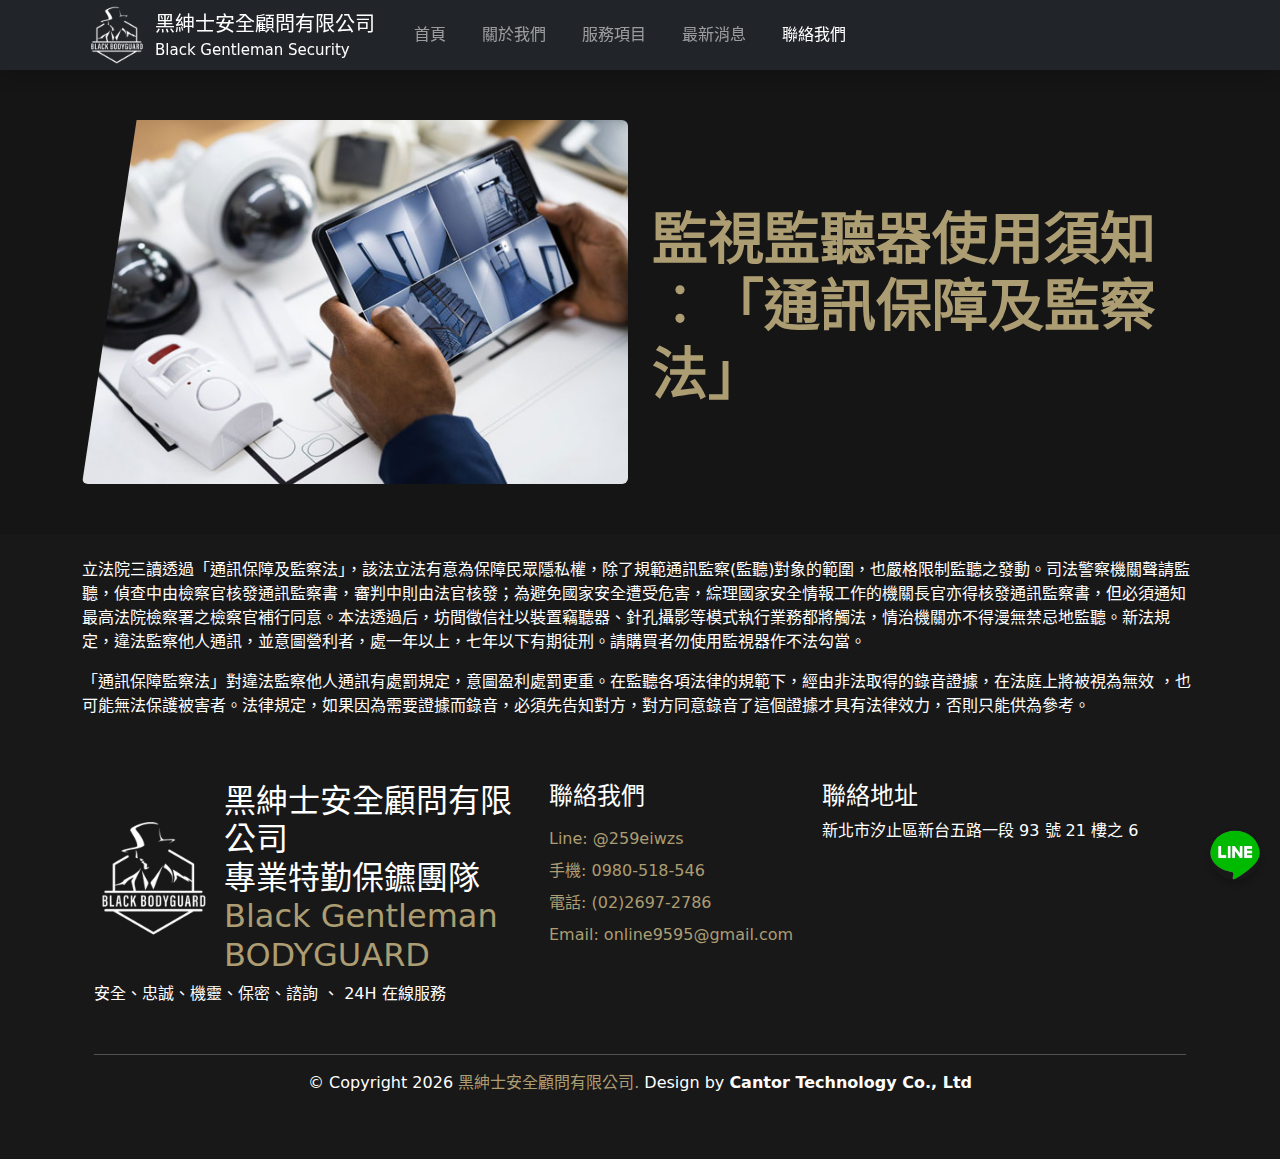
<file: post2.html>
<!DOCTYPE html>
<html lang="zh-TW">

<head>
    <meta charset="UTF-8">
    <meta name="viewport" content="width=device-width, initial-scale=1.0">
    <title>黑紳士安全顧問</title>
    <link href="https://cdn.jsdelivr.net/npm/bootstrap@5.3.3/dist/css/bootstrap.min.css" rel="stylesheet"
        integrity="sha384-QWTKZyjpPEjISv5WaRU9OFeRpok6YctnYmDr5pNlyT2bRjXh0JMhjY6hW+ALEwIH" crossorigin="anonymous">
    <link rel="stylesheet" href="css/style.css">
    <link rel="icon" href="/images/logo1.png" type="image/x-icon">
    <link rel="apple-touch-icon" href="images/logo.jpg">
    
    <meta name="description" content="為您提供專業的安全顧問服務,我們的目標是確保您的安全無虞,致力於成為您最信賴的合作夥伴 ">
    
    <meta property="og:title" content="黑紳士安全顧問有限公司">
    <meta property="og:description" content="為您提供專業的安全顧問服務,我們的目標是確保您的安全無虞,致力於成為您最信賴的合作夥伴">

    <meta property="og:image" content="https://www.blackgentleman.com.tw/images/1.jpg">
    <link rel="apple-touch-icon" href="/images/logo.png">
    <!-- 引用　AOS.js -->
    <link rel="stylesheet" href="https://cdn.jsdelivr.net/npm/aos@2.3.4/dist/aos.css">
    <script src="https://cdn.jsdelivr.net/npm/aos@2.3.4/dist/aos.js"></script>
    <!-- Google tag (gtag.js) -->
<script async src="https://www.googletagmanager.com/gtag/js?id=G-JGCV0LZ91Q"></script>
<script>
  window.dataLayer = window.dataLayer || [];
  function gtag(){dataLayer.push(arguments);}
  gtag('js', new Date());

  gtag('config', 'G-JGCV0LZ91Q');
</script>


</head>

<body class="text-white" style="background-color: #181818;">


    <nav class="navbar navbar-expand-lg navbar-dark bg-dark Larger shadow sticky-top" aria-label=" navbar">
        <div class="container">
            <a class="navbar-brand d-flex align-items-center " href="index.html">
                <img src="/images/logo.png" alt="公司Logo" width="60" height="60" class="me-2">
                <div>
                    黑紳士安全顧問有限公司<br>
                    <span class="d-block text0 " style="font-size: 75% !important; color: #ffffff;">Black Gentleman
                        Security</span>
                </div>
            </a>
            <button class="navbar-toggler" type="button" data-bs-toggle="collapse" data-bs-target="#navbarsExample05"
                aria-controls="navbarsExample05" aria-expanded="false" aria-label="Toggle navigation">
                <span class="navbar-toggler-icon"></span>
            </button>

            <div class="collapse navbar-collapse" id="navbarsExample05">
                <ul class="navbar-nav me-auto  mb-lg-0">
                    <li class="nav-item">
                        <a class="nav-link " aria-current="page" href="index.html">首頁</a>
                    </li>
                    <li class="nav-item">
                        <a class="nav-link " href="about.html">關於我們</a>
                    </li>
                    <li class="nav-item">
                        <a class="nav-link " href="service.html">服務項目</a>
                    </li>
                    <li class="nav-item">
                        <a class="nav-link" href="news.html">最新消息</a>
                    </li>
                    <li class="nav-item">
                        <a class="nav-link active" href="contact.html">聯絡我們</a>
                    </li>
                    <li class="nav-item">
                        <div class="nav-link" id="google_translate_element"></div>
                    </li>
                </ul>
            </div>
        </div>
    </nav>


    <div class="hero-section">
        <div class="container">
            <div class="row align-items-center">
                <!-- 左側圖片 -->
                <div class="col-md-6" data-aos="fade-right">
                    <img src="/images/post1-2.jpg" alt="圖片" class="img-fluid hero-image rounded">
                </div>
                <!-- 右側文字 -->
                <div class="col-md-6 hero-text text-center text-md-start pt-3" data-aos="fade-left">
                    <h1 class="display-4 fw-bold text0">監視監聽器使用須知︰「通訊保障及監察法」</h1>
                </div>
            </div>
        </div>
    </div>

    <div class="container my-4 mb-5">
     <div class="row">
            <div class="col">
                <p>立法院三讀透過「通訊保障及監察法」，該法立法有意為保障民眾隱私權，除了規範通訊監察(監聽)對象的範圍，也嚴格限制監聽之發動。司法警察機關聲請監聽，偵查中由檢察官核發通訊監察書，審判中則由法官核發；為避免國家安全遭受危害，綜理國家安全情報工作的機關長官亦得核發通訊監察書，但必須通知
                    最高法院檢察署之檢察官補行同意。本法透過后，坊間徵信社以裝置竊聽器、針孔攝影等模式執行業務都將觸法，情治機關亦不得漫無禁忌地監聽。新法規定，違法監察他人通訊，並意圖營利者，處一年以上，七年以下有期徒刑。請購買者勿使用監視器作不法勾當。</p>
                    <p>
                        「通訊保障監察法」對違法監察他人通訊有處罰規定，意圖盈利處罰更重。在監聽各項法律的規範下，經由非法取得的錄音證據，在法庭上將被視為無效 ，也可能無法保護被害者。法律規定，如果因為需要證據而錄音，必須先告知對方，對方同意錄音了這個證據才具有法律效力，否則只能供為參考。
                    </p>
        </div>
    </div>









    <footer>
        <div class="container pt-5">
            <div class="row">
                <div class="row d-flex flex-wrap justify-content-between">
                    <div class="col-lg-5 col-md-6 pb-3">
                        <div class="d-flex align-items-center" style="gap: 10px;">

                            <img src="images/logo.png" alt="黑紳士 Logo" style="width: 120px; height: 120px;" class="mb-2">
                            <h2>
                                <span>黑紳士安全顧問有限公司</span> <br>
                                <span>專業特勤保鑣團隊</span>
                                <span style="color: #AC9D73;">Black Gentleman BODYGUARD </span>

                            </h2>

                        </div>
                        <p>安全、忠誠、機靈、保密、諮詢 、 24H 在線服務
                        </p>

                    </div>

                    <div class="col-lg-3 col-md-6 pb-3">

                        <h4 class="widget-title pb-2">聯絡我們</h4>
                        <ul class=" list-unstyled">
                            <li class=" pb-2">
                                <a href="https://line.me/ti/p/~@259eiwzs">Line: @259eiwzs </a>
                            </li>
                            <li class=" pb-2">
                                <a href="tel:0980-518546">手機:
                                    0980-518-546</a>
                            </li>
                            <li class="pb-2">
                                <a href="tel:+886226972786">電話: (02)2697-2786</a>
                            </li>

                            <li class=" pb-2">
                                <a href="mailto:online9595@gmail.com">Email:
                                    online9595@gmail.com</a>
                            </li>

                        </ul>

                    </div>
                    <div class="col-lg-4 col-md-6 ">
                        <h4>聯絡地址</h4>
                        <p>新北市汐止區新台五路一段 93 號 21 樓之 6
                        </p>
                        <iframe
                            src='https://www.google.com/maps/embed?pb=!1m18!1m12!1m3!1d3614.1823772409903!2d121.64790380000001!3d25.061806999999995!2m3!1f0!2f0!3f0!3m2!1i1024!2i768!4f13.1!3m3!1m2!1s0x345d5356ba7c16bb%3A0x27ef17d7a5e9aca4!2zMjIx5paw5YyX5biC5rGQ5q2i5Y2A5paw5Y-w5LqU6Lev5LiA5q61OTPomZ8!5e0!3m2!1szh-TW!2stw!4v1732343840186!5m2!1szh-TW!2stw'
                            width="100%" style="border:0;" allowfullscreen="" loading="lazy"
                            referrerpolicy="no-referrer-when-downgrade" aria-label="google 地圖"></iframe>
                    </div>
                </div>
            </div>
            <hr>
        </div>
    </footer>

    <div class="container">
        <div class="row d-flex flex-wrap justify-content-between">

            <div class="col-12">
                <div class=" text-center">
                    <p>
                        © Copyright <span id="year"></span> <a href="index.html">黑紳士安全顧問有限公司.</a> Design by
                        <a href="https://line.me/ti/p/~0937214165" class="custom-link"><b>Cantor Technology Co.,
                                Ltd</b></a>
                    </p>
                </div>
            </div>

        </div>
    </div>
    <a href="https://line.me/ti/p/~@259eiwzs" id="line-button" class="line-button" target="_blank" rel="noopener noreferrer">
        <img src="/images/line.png" alt="LINE" />
      </a>

    <script type="text/javascript">
        function googleTranslateElementInit() {
            new google.translate.TranslateElement({
                pageLanguage: 'zh-TW', // 您網站的語言
                includedLanguages: 'en,es,fr,de,it,ja,ko,pt', // 您想支持的語言
                layout: google.translate.TranslateElement.InlineLayout.SIMPLE
            }, 'google_translate_element');
        }
    </script>
    <script type="text/javascript"
        src="https://translate.google.com/translate_a/element.js?cb=googleTranslateElementInit"></script>



    <script src="https://cdn.jsdelivr.net/npm/bootstrap@5.3.3/dist/js/bootstrap.bundle.min.js"
        integrity="sha384-YvpcrYf0tY3lHB60NNkmXc5s9fDVZLESaAA55NDzOxhy9GkcIdslK1eN7N6jIeHz"
        crossorigin="anonymous"></script>

    <script src="js/style.js"></script>

    <!-- AOS Library JS -->
    <script src="https://unpkg.com/aos@2.3.4/dist/aos.js"></script>
    <script>
        AOS.init();
    </script>
    
    <nav class="navbar-bottom d-md-none">


        <a class="nav-link" href="https://line.me/ti/p/~@259eiwzs">
            <svg xmlns="http://www.w3.org/2000/svg" width="16" height="16" fill="#AC9D73" class="bi bi-line"
                viewBox="0 0 16 16">
                <path
                    d="M8 0c4.411 0 8 2.912 8 6.492 0 1.433-.555 2.723-1.715 3.994-1.678 1.932-5.431 4.285-6.285 4.645-.83.35-.734-.197-.696-.413l.003-.018.114-.685c.027-.204.055-.521-.026-.723-.09-.223-.444-.339-.704-.395C2.846 12.39 0 9.701 0 6.492 0 2.912 3.59 0 8 0M5.022 7.686H3.497V4.918a.156.156 0 0 0-.155-.156H2.78a.156.156 0 0 0-.156.156v3.486c0 .041.017.08.044.107v.001l.002.002.002.002a.15.15 0 0 0 .108.043h2.242c.086 0 .155-.07.155-.156v-.56a.156.156 0 0 0-.155-.157m.791-2.924a.156.156 0 0 0-.156.156v3.486c0 .086.07.155.156.155h.562c.086 0 .155-.07.155-.155V4.918a.156.156 0 0 0-.155-.156zm3.863 0a.156.156 0 0 0-.156.156v2.07L7.923 4.832l-.013-.015v-.001l-.01-.01-.003-.003-.011-.009h-.001L7.88 4.79l-.003-.002-.005-.003-.008-.005h-.002l-.003-.002-.01-.004-.004-.002-.01-.003h-.002l-.003-.001-.009-.002h-.006l-.003-.001h-.004l-.002-.001h-.574a.156.156 0 0 0-.156.155v3.486c0 .086.07.155.156.155h.56c.087 0 .157-.07.157-.155v-2.07l1.6 2.16a.2.2 0 0 0 .039.038l.001.001.01.006.004.002.008.004.007.003.005.002.01.003h.003a.2.2 0 0 0 .04.006h.56c.087 0 .157-.07.157-.155V4.918a.156.156 0 0 0-.156-.156zm3.815.717v-.56a.156.156 0 0 0-.155-.157h-2.242a.16.16 0 0 0-.108.044h-.001l-.001.002-.002.003a.16.16 0 0 0-.044.107v3.486c0 .041.017.08.044.107l.002.003.002.002a.16.16 0 0 0 .108.043h2.242c.086 0 .155-.07.155-.156v-.56a.156.156 0 0 0-.155-.157H11.81v-.589h1.525c.086 0 .155-.07.155-.156v-.56a.156.156 0 0 0-.155-.157H11.81v-.589h1.525c.086 0 .155-.07.155-.156Z" />
            </svg>
            <span>Line聯系</span>

            <div class="divider50"></div>

        </a>

        <a class="nav-link" href="tel:0980-518546">
            <svg xmlns="http://www.w3.org/2000/svg" width="16" height="16" fill="#AC9D73" class="bi bi-telephone"
                viewBox="0 0 16 16">
                <path
                    d="M3.654 1.328a.678.678 0 0 0-1.015-.063L1.605 2.3c-.483.484-.661 1.169-.45 1.77a17.6 17.6 0 0 0 4.168 6.608 17.6 17.6 0 0 0 6.608 4.168c.601.211 1.286.033 1.77-.45l1.034-1.034a.678.678 0 0 0-.063-1.015l-2.307-1.794a.68.68 0 0 0-.58-.122l-2.19.547a1.75 1.75 0 0 1-1.657-.459L5.482 8.062a1.75 1.75 0 0 1-.46-1.657l.548-2.19a.68.68 0 0 0-.122-.58zM1.884.511a1.745 1.745 0 0 1 2.612.163L6.29 2.98c.329.423.445.974.315 1.494l-.547 2.19a.68.68 0 0 0 .178.643l2.457 2.457a.68.68 0 0 0 .644.178l2.189-.547a1.75 1.75 0 0 1 1.494.315l2.306 1.794c.829.645.905 1.87.163 2.611l-1.034 1.034c-.74.74-1.846 1.065-2.877.702a18.6 18.6 0 0 1-7.01-4.42 18.6 18.6 0 0 1-4.42-7.009c-.362-1.03-.037-2.137.703-2.877z" />
            </svg>
            <span>電話聯系</span>
        </a>

    </nav>
</body>

</html>
</file>
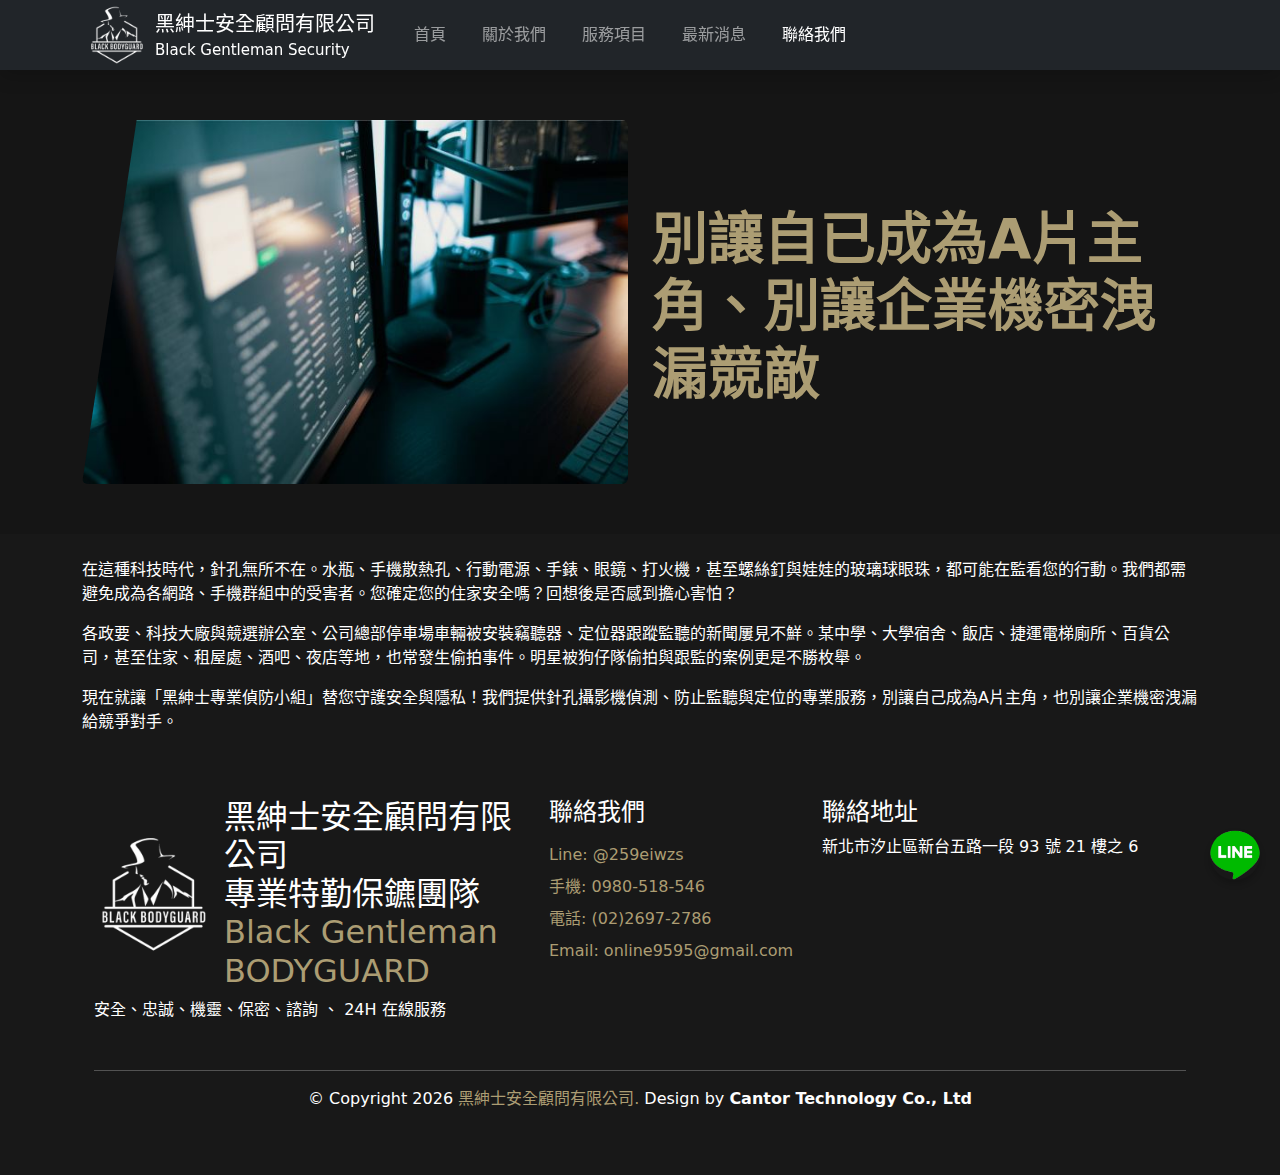
<file: post3.html>
<!DOCTYPE html>
<html lang="zh-TW">

<head>
    <meta charset="UTF-8">
    <meta name="viewport" content="width=device-width, initial-scale=1.0">
    <title>黑紳士安全顧問</title>
    <link href="https://cdn.jsdelivr.net/npm/bootstrap@5.3.3/dist/css/bootstrap.min.css" rel="stylesheet"
        integrity="sha384-QWTKZyjpPEjISv5WaRU9OFeRpok6YctnYmDr5pNlyT2bRjXh0JMhjY6hW+ALEwIH" crossorigin="anonymous">
    <link rel="stylesheet" href="css/style.css">
    <link rel="icon" href="/images/logo1.png" type="image/x-icon">
    <link rel="apple-touch-icon" href="images/logo.jpg">

    <meta name="description" content="為您提供專業的安全顧問服務,我們的目標是確保您的安全無虞,致力於成為您最信賴的合作夥伴 ">

    <meta property="og:title" content="黑紳士安全顧問有限公司">
    <meta property="og:description" content="為您提供專業的安全顧問服務,我們的目標是確保您的安全無虞,致力於成為您最信賴的合作夥伴">

    <meta property="og:image" content="https://www.blackgentleman.com.tw/images/1.jpg">
    <link rel="apple-touch-icon" href="/images/logo.png">
    <!-- 引用　AOS.js -->
    <link rel="stylesheet" href="https://cdn.jsdelivr.net/npm/aos@2.3.4/dist/aos.css">
    <script src="https://cdn.jsdelivr.net/npm/aos@2.3.4/dist/aos.js"></script>
    <!-- Google tag (gtag.js) -->
<script async src="https://www.googletagmanager.com/gtag/js?id=G-JGCV0LZ91Q"></script>
<script>
  window.dataLayer = window.dataLayer || [];
  function gtag(){dataLayer.push(arguments);}
  gtag('js', new Date());

  gtag('config', 'G-JGCV0LZ91Q');
</script>


</head>

<body class="text-white" style="background-color: #181818;">


    <nav class="navbar navbar-expand-lg navbar-dark bg-dark Larger shadow sticky-top" aria-label=" navbar">
        <div class="container">
            <a class="navbar-brand d-flex align-items-center " href="index.html">
                <img src="/images/logo.png" alt="公司Logo" width="60" height="60" class="me-2">
                <div>
                    黑紳士安全顧問有限公司<br>
                    <span class="d-block text0 " style="font-size: 75% !important; color: #ffffff;">Black Gentleman
                        Security</span>
                </div>
            </a>
            <button class="navbar-toggler" type="button" data-bs-toggle="collapse" data-bs-target="#navbarsExample05"
                aria-controls="navbarsExample05" aria-expanded="false" aria-label="Toggle navigation">
                <span class="navbar-toggler-icon"></span>
            </button>

            <div class="collapse navbar-collapse" id="navbarsExample05">
                <ul class="navbar-nav me-auto  mb-lg-0">
                    <li class="nav-item">
                        <a class="nav-link " aria-current="page" href="index.html">首頁</a>
                    </li>
                    <li class="nav-item">
                        <a class="nav-link " href="about.html">關於我們</a>
                    </li>
                    <li class="nav-item">
                        <a class="nav-link " href="service.html">服務項目</a>
                    </li>
                    <li class="nav-item">
                        <a class="nav-link" href="news.html">最新消息</a>
                    </li>
                    <li class="nav-item">
                        <a class="nav-link active" href="contact.html">聯絡我們</a>
                    </li>
                    <li class="nav-item">
                        <div class="nav-link" id="google_translate_element"></div>
                    </li>
                </ul>
            </div>
        </div>
    </nav>


    <div class="hero-section">
        <div class="container">
            <div class="row align-items-center">
                <!-- 左側圖片 -->
                <div class="col-md-6" data-aos="fade-right">
                    <img src="/images/post1-3.jpg" alt="圖片" class="img-fluid hero-image rounded">
                </div>
                <!-- 右側文字 -->
                <div class="col-md-6 hero-text text-center text-md-start pt-3" data-aos="fade-left">
                    <h1 class="display-4 fw-bold text0">別讓自已成為A片主角、別讓企業機密洩漏競敵</h1>
                </div>
            </div>
        </div>
    </div>

    <div class="container my-4 mb-5">
        <div class="row">
            <div class="col">
                <p>在這種科技時代，針孔無所不在。水瓶、手機散熱孔、行動電源、手錶、眼鏡、打火機，甚至螺絲釘與娃娃的玻璃球眼珠，都可能在監看您的行動。我們都需避免成為各網路、手機群組中的受害者。您確定您的住家安全嗎？回想後是否感到擔心害怕？
                </p>

                <p>各政要、科技大廠與競選辦公室、公司總部停車場車輛被安裝竊聽器、定位器跟蹤監聽的新聞屢見不鮮。某中學、大學宿舍、飯店、捷運電梯廁所、百貨公司，甚至住家、租屋處、酒吧、夜店等地，也常發生偷拍事件。明星被狗仔隊偷拍與跟監的案例更是不勝枚舉。
                </p>

                <p>現在就讓「黑紳士專業偵防小組」替您守護安全與隱私！我們提供針孔攝影機偵測、防止監聽與定位的專業服務，別讓自己成為A片主角，也別讓企業機密洩漏給競爭對手。</p>


            </div>
        </div>









        <footer>
            <div class="container pt-5">
                <div class="row">
                    <div class="row d-flex flex-wrap justify-content-between">
                        <div class="col-lg-5 col-md-6 pb-3">
                            <div class="d-flex align-items-center" style="gap: 10px;">

                                <img src="images/logo.png" alt="黑紳士 Logo" style="width: 120px; height: 120px;"
                                    class="mb-2">
                                <h2>
                                    <span>黑紳士安全顧問有限公司</span> <br>
                                    <span>專業特勤保鑣團隊</span>
                                    <span style="color: #AC9D73;">Black Gentleman BODYGUARD </span>

                                </h2>

                            </div>
                            <p>安全、忠誠、機靈、保密、諮詢 、 24H 在線服務
                            </p>

                        </div>

                        <div class="col-lg-3 col-md-6 pb-3">

                            <h4 class="widget-title pb-2">聯絡我們</h4>
                            <ul class=" list-unstyled">
                                <li class=" pb-2">
                                    <a href="https://line.me/ti/p/~@259eiwzs">Line: @259eiwzs </a>
                                </li>
                                <li class=" pb-2">
                                    <a href="tel:0980-518546">手機:
                                        0980-518-546</a>
                                </li>
                                <li class="pb-2">
                                    <a href="tel:+886226972786">電話: (02)2697-2786</a>
                                </li>

                                <li class=" pb-2">
                                    <a href="mailto:online9595@gmail.com">Email:
                                        online9595@gmail.com</a>
                                </li>

                            </ul>

                        </div>
                        <div class="col-lg-4 col-md-6 ">
                            <h4>聯絡地址</h4>
                            <p>新北市汐止區新台五路一段 93 號 21 樓之 6
                            </p>
                            <iframe
                                src='https://www.google.com/maps/embed?pb=!1m18!1m12!1m3!1d3614.1823772409903!2d121.64790380000001!3d25.061806999999995!2m3!1f0!2f0!3f0!3m2!1i1024!2i768!4f13.1!3m3!1m2!1s0x345d5356ba7c16bb%3A0x27ef17d7a5e9aca4!2zMjIx5paw5YyX5biC5rGQ5q2i5Y2A5paw5Y-w5LqU6Lev5LiA5q61OTPomZ8!5e0!3m2!1szh-TW!2stw!4v1732343840186!5m2!1szh-TW!2stw'
                                width="100%" style="border:0;" allowfullscreen="" loading="lazy"
                                referrerpolicy="no-referrer-when-downgrade" aria-label="google 地圖"></iframe>
                        </div>
                    </div>
                </div>
                <hr>
            </div>
        </footer>

        <div class="container">
            <div class="row d-flex flex-wrap justify-content-between">

                <div class="col-12">
                    <div class=" text-center">
                        <p>
                            © Copyright <span id="year"></span> <a href="index.html">黑紳士安全顧問有限公司.</a> Design by
                            <a href="https://line.me/ti/p/~0937214165" class="custom-link"><b>Cantor Technology Co.,
                                    Ltd</b></a>
                        </p>
                    </div>
                </div>

            </div>
        </div>
        <a href="https://line.me/ti/p/~@259eiwzs" id="line-button" class="line-button" target="_blank"
            rel="noopener noreferrer">
            <img src="/images/line.png" alt="LINE" />
        </a>

        <script type="text/javascript">
            function googleTranslateElementInit() {
                new google.translate.TranslateElement({
                    pageLanguage: 'zh-TW', // 您網站的語言
                    includedLanguages: 'en,es,fr,de,it,ja,ko,pt', // 您想支持的語言
                    layout: google.translate.TranslateElement.InlineLayout.SIMPLE
                }, 'google_translate_element');
            }
        </script>
        <script type="text/javascript"
            src="https://translate.google.com/translate_a/element.js?cb=googleTranslateElementInit"></script>



        <script src="https://cdn.jsdelivr.net/npm/bootstrap@5.3.3/dist/js/bootstrap.bundle.min.js"
            integrity="sha384-YvpcrYf0tY3lHB60NNkmXc5s9fDVZLESaAA55NDzOxhy9GkcIdslK1eN7N6jIeHz"
            crossorigin="anonymous"></script>

        <script src="js/style.js"></script>

        <!-- AOS Library JS -->
        <script src="https://unpkg.com/aos@2.3.4/dist/aos.js"></script>
        <script>
            AOS.init();
        </script>

        <nav class="navbar-bottom d-md-none">


            <a class="nav-link" href="https://line.me/ti/p/~@259eiwzs">
                <svg xmlns="http://www.w3.org/2000/svg" width="16" height="16" fill="#AC9D73" class="bi bi-line"
                    viewBox="0 0 16 16">
                    <path
                        d="M8 0c4.411 0 8 2.912 8 6.492 0 1.433-.555 2.723-1.715 3.994-1.678 1.932-5.431 4.285-6.285 4.645-.83.35-.734-.197-.696-.413l.003-.018.114-.685c.027-.204.055-.521-.026-.723-.09-.223-.444-.339-.704-.395C2.846 12.39 0 9.701 0 6.492 0 2.912 3.59 0 8 0M5.022 7.686H3.497V4.918a.156.156 0 0 0-.155-.156H2.78a.156.156 0 0 0-.156.156v3.486c0 .041.017.08.044.107v.001l.002.002.002.002a.15.15 0 0 0 .108.043h2.242c.086 0 .155-.07.155-.156v-.56a.156.156 0 0 0-.155-.157m.791-2.924a.156.156 0 0 0-.156.156v3.486c0 .086.07.155.156.155h.562c.086 0 .155-.07.155-.155V4.918a.156.156 0 0 0-.155-.156zm3.863 0a.156.156 0 0 0-.156.156v2.07L7.923 4.832l-.013-.015v-.001l-.01-.01-.003-.003-.011-.009h-.001L7.88 4.79l-.003-.002-.005-.003-.008-.005h-.002l-.003-.002-.01-.004-.004-.002-.01-.003h-.002l-.003-.001-.009-.002h-.006l-.003-.001h-.004l-.002-.001h-.574a.156.156 0 0 0-.156.155v3.486c0 .086.07.155.156.155h.56c.087 0 .157-.07.157-.155v-2.07l1.6 2.16a.2.2 0 0 0 .039.038l.001.001.01.006.004.002.008.004.007.003.005.002.01.003h.003a.2.2 0 0 0 .04.006h.56c.087 0 .157-.07.157-.155V4.918a.156.156 0 0 0-.156-.156zm3.815.717v-.56a.156.156 0 0 0-.155-.157h-2.242a.16.16 0 0 0-.108.044h-.001l-.001.002-.002.003a.16.16 0 0 0-.044.107v3.486c0 .041.017.08.044.107l.002.003.002.002a.16.16 0 0 0 .108.043h2.242c.086 0 .155-.07.155-.156v-.56a.156.156 0 0 0-.155-.157H11.81v-.589h1.525c.086 0 .155-.07.155-.156v-.56a.156.156 0 0 0-.155-.157H11.81v-.589h1.525c.086 0 .155-.07.155-.156Z" />
                </svg>
                <span>Line聯系</span>

                <div class="divider50"></div>

            </a>

            <a class="nav-link" href="tel:0980-518546">
                <svg xmlns="http://www.w3.org/2000/svg" width="16" height="16" fill="#AC9D73" class="bi bi-telephone"
                    viewBox="0 0 16 16">
                    <path
                        d="M3.654 1.328a.678.678 0 0 0-1.015-.063L1.605 2.3c-.483.484-.661 1.169-.45 1.77a17.6 17.6 0 0 0 4.168 6.608 17.6 17.6 0 0 0 6.608 4.168c.601.211 1.286.033 1.77-.45l1.034-1.034a.678.678 0 0 0-.063-1.015l-2.307-1.794a.68.68 0 0 0-.58-.122l-2.19.547a1.75 1.75 0 0 1-1.657-.459L5.482 8.062a1.75 1.75 0 0 1-.46-1.657l.548-2.19a.68.68 0 0 0-.122-.58zM1.884.511a1.745 1.745 0 0 1 2.612.163L6.29 2.98c.329.423.445.974.315 1.494l-.547 2.19a.68.68 0 0 0 .178.643l2.457 2.457a.68.68 0 0 0 .644.178l2.189-.547a1.75 1.75 0 0 1 1.494.315l2.306 1.794c.829.645.905 1.87.163 2.611l-1.034 1.034c-.74.74-1.846 1.065-2.877.702a18.6 18.6 0 0 1-7.01-4.42 18.6 18.6 0 0 1-4.42-7.009c-.362-1.03-.037-2.137.703-2.877z" />
                </svg>
                <span>電話聯系</span>
            </a>

        </nav>
</body>

</html>
</file>
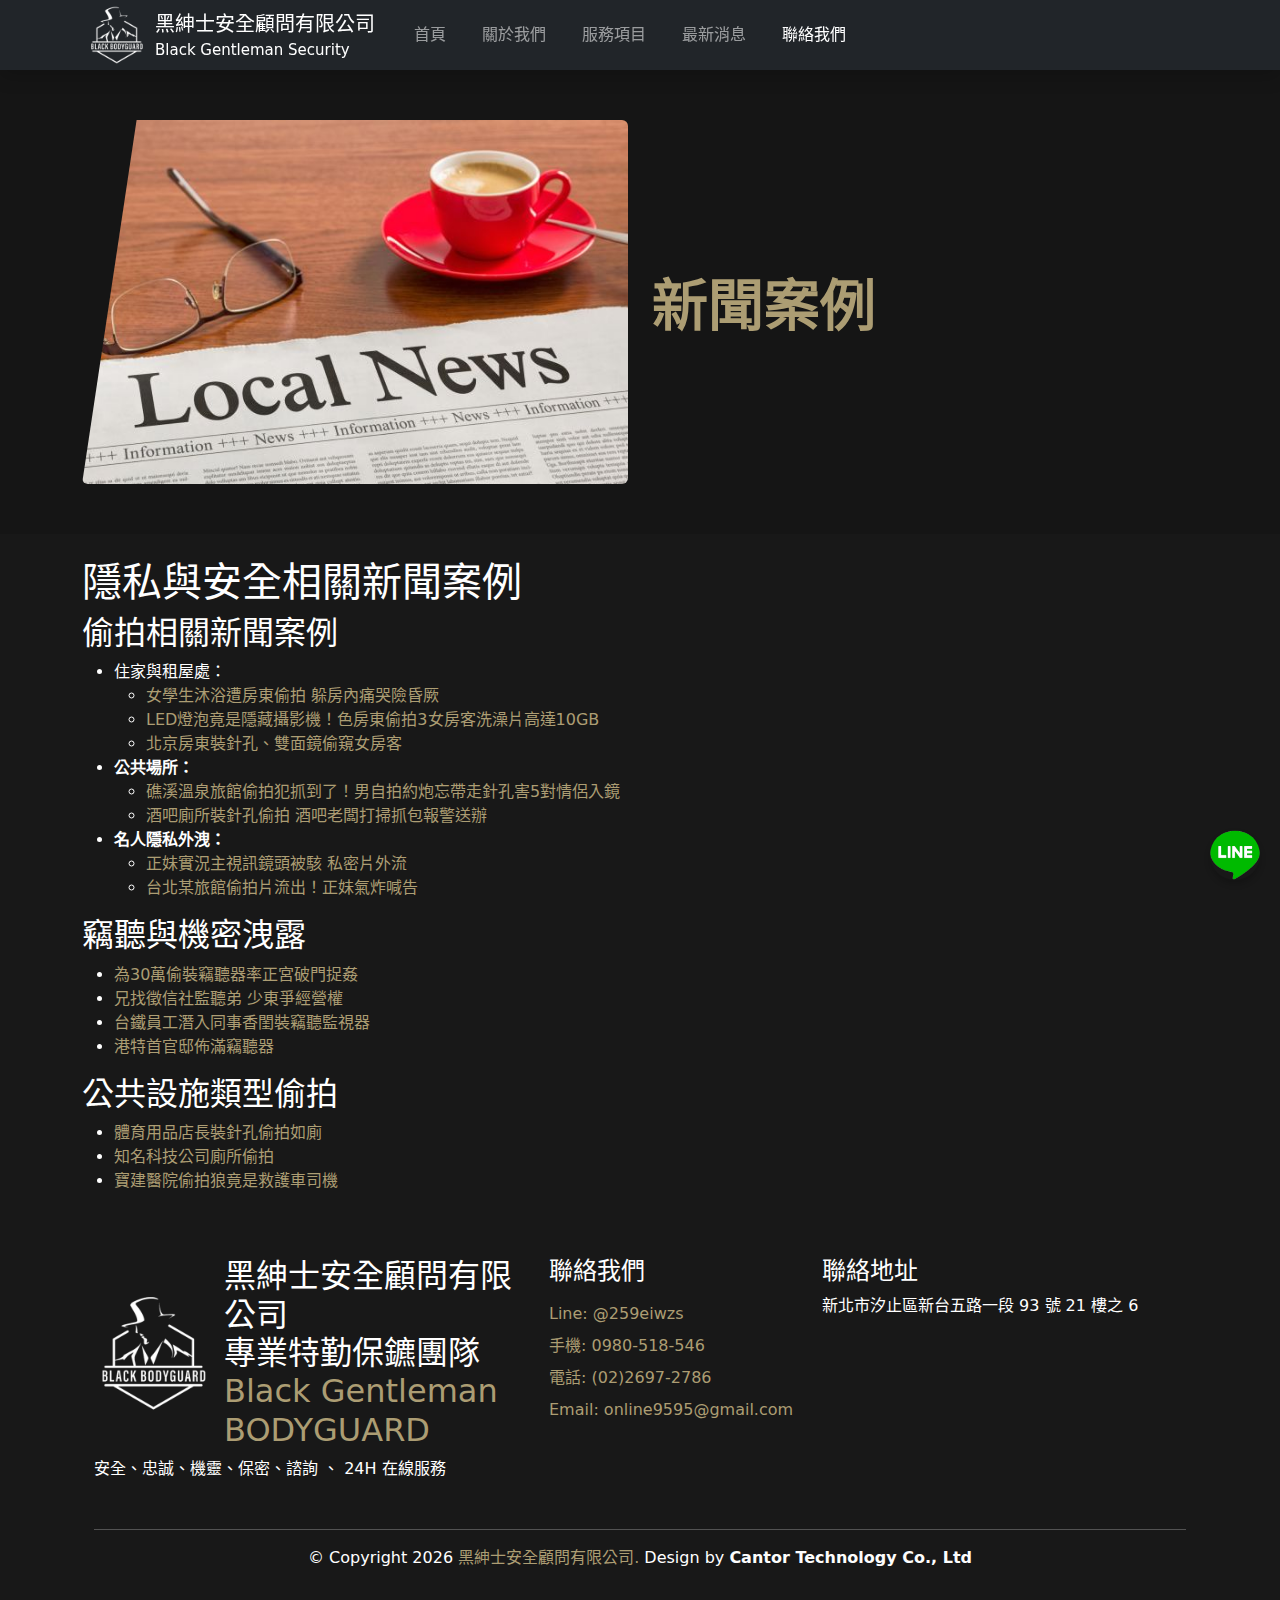
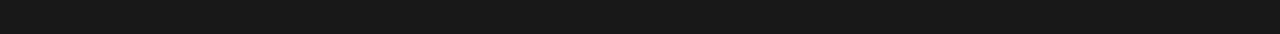
<file: post4.html>
<!DOCTYPE html>
<html lang="zh-TW">

<head>
    <meta charset="UTF-8">
    <meta name="viewport" content="width=device-width, initial-scale=1.0">
    <title>黑紳士安全顧問</title>
    <link href="https://cdn.jsdelivr.net/npm/bootstrap@5.3.3/dist/css/bootstrap.min.css" rel="stylesheet"
        integrity="sha384-QWTKZyjpPEjISv5WaRU9OFeRpok6YctnYmDr5pNlyT2bRjXh0JMhjY6hW+ALEwIH" crossorigin="anonymous">
    <link rel="stylesheet" href="css/style.css">
    <link rel="icon" href="/images/logo1.png" type="image/x-icon">
    <link rel="apple-touch-icon" href="images/logo.jpg">

    <meta name="description" content="為您提供專業的安全顧問服務,我們的目標是確保您的安全無虞,致力於成為您最信賴的合作夥伴 ">

    <meta property="og:title" content="黑紳士安全顧問有限公司">
    <meta property="og:description" content="為您提供專業的安全顧問服務,我們的目標是確保您的安全無虞,致力於成為您最信賴的合作夥伴">

    <meta property="og:image" content="https://www.blackgentleman.com.tw/images/1.jpg">
    <link rel="apple-touch-icon" href="/images/logo.png">
    <!-- 引用　AOS.js -->
    <link rel="stylesheet" href="https://cdn.jsdelivr.net/npm/aos@2.3.4/dist/aos.css">
    <script src="https://cdn.jsdelivr.net/npm/aos@2.3.4/dist/aos.js"></script>
    <!-- Google tag (gtag.js) -->
<script async src="https://www.googletagmanager.com/gtag/js?id=G-JGCV0LZ91Q"></script>
<script>
  window.dataLayer = window.dataLayer || [];
  function gtag(){dataLayer.push(arguments);}
  gtag('js', new Date());

  gtag('config', 'G-JGCV0LZ91Q');
</script>


</head>

<body class="text-white" style="background-color: #181818;">


    <nav class="navbar navbar-expand-lg navbar-dark bg-dark Larger shadow sticky-top" aria-label=" navbar">
        <div class="container">
            <a class="navbar-brand d-flex align-items-center " href="index.html">
                <img src="/images/logo.png" alt="公司Logo" width="60" height="60" class="me-2">
                <div>
                    黑紳士安全顧問有限公司<br>
                    <span class="d-block text0 " style="font-size: 75% !important; color: #ffffff;">Black Gentleman
                        Security</span>
                </div>
            </a>
            <button class="navbar-toggler" type="button" data-bs-toggle="collapse" data-bs-target="#navbarsExample05"
                aria-controls="navbarsExample05" aria-expanded="false" aria-label="Toggle navigation">
                <span class="navbar-toggler-icon"></span>
            </button>

            <div class="collapse navbar-collapse" id="navbarsExample05">
                <ul class="navbar-nav me-auto  mb-lg-0">
                    <li class="nav-item">
                        <a class="nav-link " aria-current="page" href="index.html">首頁</a>
                    </li>
                    <li class="nav-item">
                        <a class="nav-link " href="about.html">關於我們</a>
                    </li>
                    <li class="nav-item">
                        <a class="nav-link " href="service.html">服務項目</a>
                    </li>
                    <li class="nav-item">
                        <a class="nav-link" href="news.html">最新消息</a>
                    </li>
                    <li class="nav-item">
                        <a class="nav-link active" href="contact.html">聯絡我們</a>
                    </li>
                    <li class="nav-item">
                        <div class="nav-link" id="google_translate_element"></div>
                    </li>
                </ul>
            </div>
        </div>
    </nav>


    <div class="hero-section">
        <div class="container">
            <div class="row align-items-center">
                <!-- 左側圖片 -->
                <div class="col-md-6" data-aos="fade-right">
                    <img src="/images/post1-4.jpg" alt="圖片" class="img-fluid hero-image rounded">
                </div>
                <!-- 右側文字 -->
                <div class="col-md-6 hero-text text-center text-md-start pt-3" data-aos="fade-left">
                    <h1 class="display-4 fw-bold text0">新聞案例</h1>
                </div>
            </div>
        </div>
    </div>

    <div class="container my-4 mb-5">
        <div class="row">
            <div class="col">
                <h1>隱私與安全相關新聞案例</h1>

                <h2>偷拍相關新聞案例</h2>
                <ul>
                    <li>住家與租屋處：</li>
                    <ul>
                        <li><a href="https://news.tvbs.com.tw/local/1189206" target="_blank">女學生沐浴遭房東偷拍 躲房內痛哭險昏厥</a>
                        </li>
                        <li><a href="https://www.ettoday.net/news/20190731/1502329.htm"
                                target="_blank">LED燈泡竟是隱藏攝影機！色房東偷拍3女房客洗澡片高達10GB</a></li>
                        <li><a href="https://www.ettoday.net/news/20141102/420830.htm"
                                target="_blank">北京房東裝針孔、雙面鏡偷窺女房客</a></li>
                    </ul>
                    <li><strong>公共場所：</strong></li>
                    <ul>
                        <li><a href="https://house.ettoday.net/news/2552520"
                                target="_blank">礁溪溫泉旅館偷拍犯抓到了！男自拍約炮忘帶走針孔害5對情侶入鏡</a></li>
                        <li><a href="https://news.ltn.com.tw/news/society/breakingnews/4105401"
                                target="_blank">酒吧廁所裝針孔偷拍 酒吧老闆打掃抓包報警送辦</a></li>
                    </ul>
                    <li><strong>名人隱私外洩：</strong></li>
                    <ul>
                        <li><a href="https://www.chinatimes.com/realtimenews/20210721001455-260404?chdtv"
                                target="_blank">正妹實況主視訊鏡頭被駭 私密片外流</a></li>
                        <li><a href="https://www.setn.com/News.aspx?NewsID=1282531"
                                target="_blank">台北某旅館偷拍片流出！正妹氣炸喊告</a></li>
                    </ul>
                </ul>

                <h2>竊聽與機密洩露</h2>
                <ul>
                    <li><a href="https://news.ltn.com.tw/news/society/breakingnews/2389443"
                            target="_blank">為30萬偷裝竊聽器率正宮破門捉姦</a></li>
                    <li><a href="https://news.ltn.com.tw/news/society/paper/592175" target="_blank">兄找徵信社監聽弟 少東爭經營權</a>
                    </li>
                    <li><a href="https://news.ltn.com.tw/news/society/breakingnews/3206860"
                            target="_blank">台鐵員工潛入同事香閨裝竊聽監視器</a></li>
                    <li><a href="https://news.ltn.com.tw/news/politics/paper/22094" target="_blank">港特首官邸佈滿竊聽器</a></li>
                </ul>

                <h2>公共設施類型偷拍</h2>
                <ul>
                    <li><a href="https://news.ltn.com.tw/news/society/breakingnews/3188561"
                            target="_blank">體育用品店長裝針孔偷拍如廁</a></li>
                    <li><a href="https://news.ltn.com.tw/news/society/breakingnews/3661396"
                            target="_blank">知名科技公司廁所偷拍</a></li>
                    <li><a href="https://news.ltn.com.tw/news/society/breakingnews/4059513"
                            target="_blank">寶建醫院偷拍狼竟是救護車司機</a></li>
                </ul>



            </div>
        </div>









        <footer>
            <div class="container pt-5">
                <div class="row">
                    <div class="row d-flex flex-wrap justify-content-between">
                        <div class="col-lg-5 col-md-6 pb-3">
                            <div class="d-flex align-items-center" style="gap: 10px;">

                                <img src="images/logo.png" alt="黑紳士 Logo" style="width: 120px; height: 120px;"
                                    class="mb-2">
                                <h2>
                                    <span>黑紳士安全顧問有限公司</span> <br>
                                    <span>專業特勤保鑣團隊</span>
                                    <span style="color: #AC9D73;">Black Gentleman BODYGUARD </span>

                                </h2>

                            </div>
                            <p>安全、忠誠、機靈、保密、諮詢 、 24H 在線服務
                            </p>

                        </div>

                        <div class="col-lg-3 col-md-6 pb-3">

                            <h4 class="widget-title pb-2">聯絡我們</h4>
                            <ul class=" list-unstyled">
                                <li class=" pb-2">
                                    <a href="https://line.me/ti/p/~@259eiwzs">Line: @259eiwzs </a>
                                </li>
                                <li class=" pb-2">
                                    <a href="tel:0980-518546">手機:
                                        0980-518-546</a>
                                </li>
                                <li class="pb-2">
                                    <a href="tel:+886226972786">電話: (02)2697-2786</a>
                                </li>

                                <li class=" pb-2">
                                    <a href="mailto:online9595@gmail.com">Email:
                                        online9595@gmail.com</a>
                                </li>

                            </ul>

                        </div>
                        <div class="col-lg-4 col-md-6 ">
                            <h4>聯絡地址</h4>
                            <p>新北市汐止區新台五路一段 93 號 21 樓之 6
                            </p>
                            <iframe
                                src='https://www.google.com/maps/embed?pb=!1m18!1m12!1m3!1d3614.1823772409903!2d121.64790380000001!3d25.061806999999995!2m3!1f0!2f0!3f0!3m2!1i1024!2i768!4f13.1!3m3!1m2!1s0x345d5356ba7c16bb%3A0x27ef17d7a5e9aca4!2zMjIx5paw5YyX5biC5rGQ5q2i5Y2A5paw5Y-w5LqU6Lev5LiA5q61OTPomZ8!5e0!3m2!1szh-TW!2stw!4v1732343840186!5m2!1szh-TW!2stw'
                                width="100%" style="border:0;" allowfullscreen="" loading="lazy"
                                referrerpolicy="no-referrer-when-downgrade" aria-label="google 地圖"></iframe>
                        </div>
                    </div>
                </div>
                <hr>
            </div>
        </footer>

        <div class="container">
            <div class="row d-flex flex-wrap justify-content-between">

                <div class="col-12">
                    <div class=" text-center">
                        <p>
                            © Copyright <span id="year"></span> <a href="index.html">黑紳士安全顧問有限公司.</a> Design by
                            <a href="https://line.me/ti/p/~0937214165" class="custom-link"><b>Cantor Technology Co.,
                                    Ltd</b></a>
                        </p>
                    </div>
                </div>

            </div>
        </div>
        <a href="https://line.me/ti/p/~@259eiwzs" id="line-button" class="line-button" target="_blank"
            rel="noopener noreferrer">
            <img src="/images/line.png" alt="LINE" />
        </a>

        <script type="text/javascript">
            function googleTranslateElementInit() {
                new google.translate.TranslateElement({
                    pageLanguage: 'zh-TW', // 您網站的語言
                    includedLanguages: 'en,es,fr,de,it,ja,ko,pt', // 您想支持的語言
                    layout: google.translate.TranslateElement.InlineLayout.SIMPLE
                }, 'google_translate_element');
            }
        </script>
        <script type="text/javascript"
            src="https://translate.google.com/translate_a/element.js?cb=googleTranslateElementInit"></script>



        <script src="https://cdn.jsdelivr.net/npm/bootstrap@5.3.3/dist/js/bootstrap.bundle.min.js"
            integrity="sha384-YvpcrYf0tY3lHB60NNkmXc5s9fDVZLESaAA55NDzOxhy9GkcIdslK1eN7N6jIeHz"
            crossorigin="anonymous"></script>

        <script src="js/style.js"></script>

        <!-- AOS Library JS -->
        <script src="https://unpkg.com/aos@2.3.4/dist/aos.js"></script>
        <script>
            AOS.init();
        </script>

        <nav class="navbar-bottom d-md-none">


            <a class="nav-link" href="https://line.me/ti/p/~@259eiwzs">
                <svg xmlns="http://www.w3.org/2000/svg" width="16" height="16" fill="#AC9D73" class="bi bi-line"
                    viewBox="0 0 16 16">
                    <path
                        d="M8 0c4.411 0 8 2.912 8 6.492 0 1.433-.555 2.723-1.715 3.994-1.678 1.932-5.431 4.285-6.285 4.645-.83.35-.734-.197-.696-.413l.003-.018.114-.685c.027-.204.055-.521-.026-.723-.09-.223-.444-.339-.704-.395C2.846 12.39 0 9.701 0 6.492 0 2.912 3.59 0 8 0M5.022 7.686H3.497V4.918a.156.156 0 0 0-.155-.156H2.78a.156.156 0 0 0-.156.156v3.486c0 .041.017.08.044.107v.001l.002.002.002.002a.15.15 0 0 0 .108.043h2.242c.086 0 .155-.07.155-.156v-.56a.156.156 0 0 0-.155-.157m.791-2.924a.156.156 0 0 0-.156.156v3.486c0 .086.07.155.156.155h.562c.086 0 .155-.07.155-.155V4.918a.156.156 0 0 0-.155-.156zm3.863 0a.156.156 0 0 0-.156.156v2.07L7.923 4.832l-.013-.015v-.001l-.01-.01-.003-.003-.011-.009h-.001L7.88 4.79l-.003-.002-.005-.003-.008-.005h-.002l-.003-.002-.01-.004-.004-.002-.01-.003h-.002l-.003-.001-.009-.002h-.006l-.003-.001h-.004l-.002-.001h-.574a.156.156 0 0 0-.156.155v3.486c0 .086.07.155.156.155h.56c.087 0 .157-.07.157-.155v-2.07l1.6 2.16a.2.2 0 0 0 .039.038l.001.001.01.006.004.002.008.004.007.003.005.002.01.003h.003a.2.2 0 0 0 .04.006h.56c.087 0 .157-.07.157-.155V4.918a.156.156 0 0 0-.156-.156zm3.815.717v-.56a.156.156 0 0 0-.155-.157h-2.242a.16.16 0 0 0-.108.044h-.001l-.001.002-.002.003a.16.16 0 0 0-.044.107v3.486c0 .041.017.08.044.107l.002.003.002.002a.16.16 0 0 0 .108.043h2.242c.086 0 .155-.07.155-.156v-.56a.156.156 0 0 0-.155-.157H11.81v-.589h1.525c.086 0 .155-.07.155-.156v-.56a.156.156 0 0 0-.155-.157H11.81v-.589h1.525c.086 0 .155-.07.155-.156Z" />
                </svg>
                <span>Line聯系</span>

                <div class="divider50"></div>

            </a>

            <a class="nav-link" href="tel:0980-518546">
                <svg xmlns="http://www.w3.org/2000/svg" width="16" height="16" fill="#AC9D73" class="bi bi-telephone"
                    viewBox="0 0 16 16">
                    <path
                        d="M3.654 1.328a.678.678 0 0 0-1.015-.063L1.605 2.3c-.483.484-.661 1.169-.45 1.77a17.6 17.6 0 0 0 4.168 6.608 17.6 17.6 0 0 0 6.608 4.168c.601.211 1.286.033 1.77-.45l1.034-1.034a.678.678 0 0 0-.063-1.015l-2.307-1.794a.68.68 0 0 0-.58-.122l-2.19.547a1.75 1.75 0 0 1-1.657-.459L5.482 8.062a1.75 1.75 0 0 1-.46-1.657l.548-2.19a.68.68 0 0 0-.122-.58zM1.884.511a1.745 1.745 0 0 1 2.612.163L6.29 2.98c.329.423.445.974.315 1.494l-.547 2.19a.68.68 0 0 0 .178.643l2.457 2.457a.68.68 0 0 0 .644.178l2.189-.547a1.75 1.75 0 0 1 1.494.315l2.306 1.794c.829.645.905 1.87.163 2.611l-1.034 1.034c-.74.74-1.846 1.065-2.877.702a18.6 18.6 0 0 1-7.01-4.42 18.6 18.6 0 0 1-4.42-7.009c-.362-1.03-.037-2.137.703-2.877z" />
                </svg>
                <span>電話聯系</span>
            </a>

        </nav>
</body>

</html>
</file>
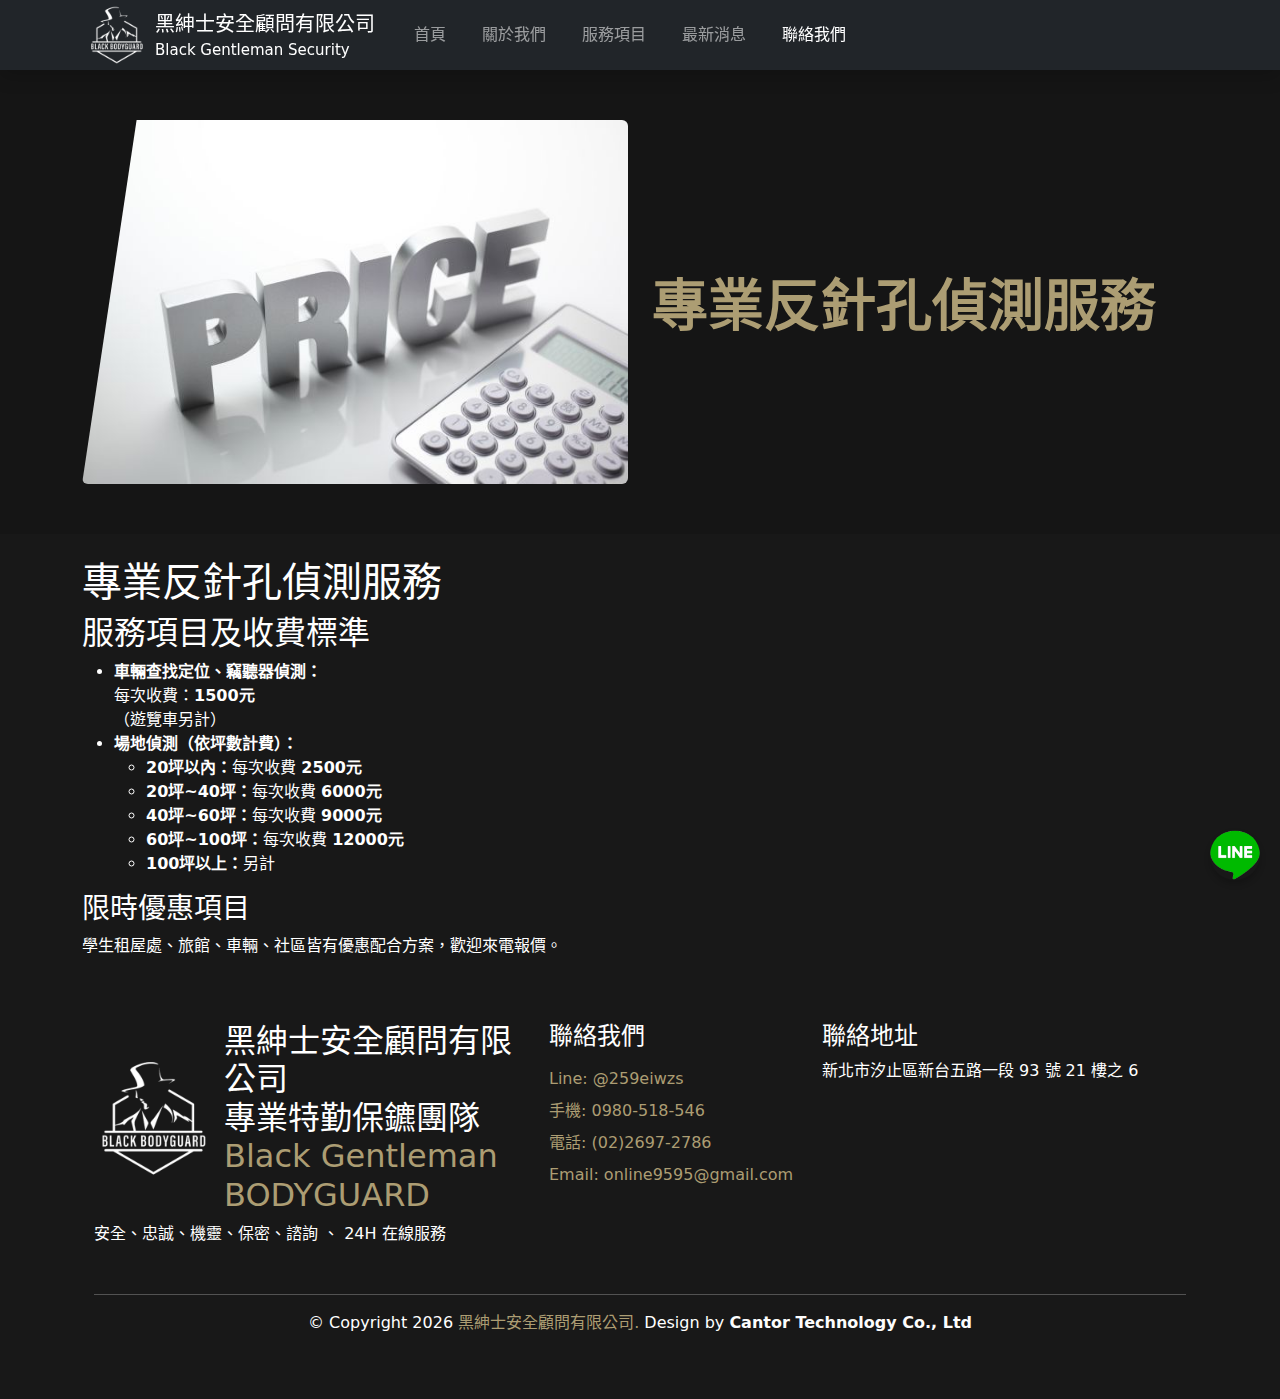
<file: post5.html>
<!DOCTYPE html>
<html lang="zh-TW">

<head>
    <meta charset="UTF-8">
    <meta name="viewport" content="width=device-width, initial-scale=1.0">
    <title>黑紳士安全顧問</title>
    <link href="https://cdn.jsdelivr.net/npm/bootstrap@5.3.3/dist/css/bootstrap.min.css" rel="stylesheet"
        integrity="sha384-QWTKZyjpPEjISv5WaRU9OFeRpok6YctnYmDr5pNlyT2bRjXh0JMhjY6hW+ALEwIH" crossorigin="anonymous">
    <link rel="stylesheet" href="css/style.css">
    <link rel="icon" href="/images/logo1.png" type="image/x-icon">
    <link rel="apple-touch-icon" href="images/logo.jpg">

    <meta name="description" content="為您提供專業的安全顧問服務,我們的目標是確保您的安全無虞,致力於成為您最信賴的合作夥伴 ">

    <meta property="og:title" content="黑紳士安全顧問有限公司">
    <meta property="og:description" content="為您提供專業的安全顧問服務,我們的目標是確保您的安全無虞,致力於成為您最信賴的合作夥伴">

    <meta property="og:image" content="https://www.blackgentleman.com.tw/images/1.jpg">
    <link rel="apple-touch-icon" href="/images/logo.png">
    <!-- 引用　AOS.js -->
    <link rel="stylesheet" href="https://cdn.jsdelivr.net/npm/aos@2.3.4/dist/aos.css">
    <script src="https://cdn.jsdelivr.net/npm/aos@2.3.4/dist/aos.js"></script>

    <!-- Google tag (gtag.js) -->
<script async src="https://www.googletagmanager.com/gtag/js?id=G-JGCV0LZ91Q"></script>
<script>
  window.dataLayer = window.dataLayer || [];
  function gtag(){dataLayer.push(arguments);}
  gtag('js', new Date());

  gtag('config', 'G-JGCV0LZ91Q');
</script>


</head>

<body class="text-white" style="background-color: #181818;">


    <nav class="navbar navbar-expand-lg navbar-dark bg-dark Larger shadow sticky-top" aria-label=" navbar">
        <div class="container">
            <a class="navbar-brand d-flex align-items-center " href="index.html">
                <img src="/images/logo.png" alt="公司Logo" width="60" height="60" class="me-2">
                <div>
                    黑紳士安全顧問有限公司<br>
                    <span class="d-block text0 " style="font-size: 75% !important; color: #ffffff;">Black Gentleman
                        Security</span>
                </div>
            </a>
            <button class="navbar-toggler" type="button" data-bs-toggle="collapse" data-bs-target="#navbarsExample05"
                aria-controls="navbarsExample05" aria-expanded="false" aria-label="Toggle navigation">
                <span class="navbar-toggler-icon"></span>
            </button>

            <div class="collapse navbar-collapse" id="navbarsExample05">
                <ul class="navbar-nav me-auto  mb-lg-0">
                    <li class="nav-item">
                        <a class="nav-link " aria-current="page" href="index.html">首頁</a>
                    </li>
                    <li class="nav-item">
                        <a class="nav-link " href="about.html">關於我們</a>
                    </li>
                    <li class="nav-item">
                        <a class="nav-link " href="service.html">服務項目</a>
                    </li>
                    <li class="nav-item">
                        <a class="nav-link" href="news.html">最新消息</a>
                    </li>
                    <li class="nav-item">
                        <a class="nav-link active" href="contact.html">聯絡我們</a>
                    </li>
                    <li class="nav-item">
                        <div class="nav-link" id="google_translate_element"></div>
                    </li>
                </ul>
            </div>
        </div>
    </nav>


    <div class="hero-section">
        <div class="container">
            <div class="row align-items-center">
                <!-- 左側圖片 -->
                <div class="col-md-6" data-aos="fade-right">
                    <img src="/images/post1-5.jpg" alt="圖片" class="img-fluid hero-image rounded">
                </div>
                <!-- 右側文字 -->
                <div class="col-md-6 hero-text text-center text-md-start pt-3" data-aos="fade-left">
                    <h1 class="display-4 fw-bold text0">專業反針孔偵測服務</h1>
                </div>
            </div>
        </div>
    </div>

    <div class="container my-4 mb-5">
        <div class="row">
            <div class="col">
                <h1>專業反針孔偵測服務</h1>

                <h2>服務項目及收費標準</h2>
                <ul>
                    <li>
                        <strong>車輛查找定位、竊聽器偵測：</strong><br>
                        每次收費：<strong>1500元</strong><br>
                        （遊覽車另計）
                    </li>
                    <li>
                        <strong>場地偵測（依坪數計費）：</strong>
                        <ul>
                            <li><strong>20坪以內：</strong>每次收費 <strong>2500元</strong></li>
                            <li><strong>20坪~40坪：</strong>每次收費 <strong>6000元</strong></li>
                            <li><strong>40坪~60坪：</strong>每次收費 <strong>9000元</strong></li>
                            <li><strong>60坪~100坪：</strong>每次收費 <strong>12000元</strong></li>
                            <li><strong>100坪以上：</strong>另計</li>
                        </ul>
                    </li>
                </ul>
                <h3>限時優惠項目</h3>
                <p>學生租屋處、旅館、車輛、社區皆有優惠配合方案，歡迎來電報價。</p>


            </div>
        </div>









        <footer>
            <div class="container pt-5">
                <div class="row">
                    <div class="row d-flex flex-wrap justify-content-between">
                        <div class="col-lg-5 col-md-6 pb-3">
                            <div class="d-flex align-items-center" style="gap: 10px;">

                                <img src="images/logo.png" alt="黑紳士 Logo" style="width: 120px; height: 120px;"
                                    class="mb-2">
                                <h2>
                                    <span>黑紳士安全顧問有限公司</span> <br>
                                    <span>專業特勤保鑣團隊</span>
                                    <span style="color: #AC9D73;">Black Gentleman BODYGUARD </span>

                                </h2>

                            </div>
                            <p>安全、忠誠、機靈、保密、諮詢 、 24H 在線服務
                            </p>

                        </div>

                        <div class="col-lg-3 col-md-6 pb-3">

                            <h4 class="widget-title pb-2">聯絡我們</h4>
                            <ul class=" list-unstyled">
                                <li class=" pb-2">
                                    <a href="https://line.me/ti/p/~@259eiwzs">Line: @259eiwzs </a>
                                </li>
                                <li class=" pb-2">
                                    <a href="tel:0980-518546">手機:
                                        0980-518-546</a>
                                </li>
                                <li class="pb-2">
                                    <a href="tel:+886226972786">電話: (02)2697-2786</a>
                                </li>

                                <li class=" pb-2">
                                    <a href="mailto:online9595@gmail.com">Email:
                                        online9595@gmail.com</a>
                                </li>

                            </ul>

                        </div>
                        <div class="col-lg-4 col-md-6 ">
                            <h4>聯絡地址</h4>
                            <p>新北市汐止區新台五路一段 93 號 21 樓之 6
                            </p>
                            <iframe
                                src='https://www.google.com/maps/embed?pb=!1m18!1m12!1m3!1d3614.1823772409903!2d121.64790380000001!3d25.061806999999995!2m3!1f0!2f0!3f0!3m2!1i1024!2i768!4f13.1!3m3!1m2!1s0x345d5356ba7c16bb%3A0x27ef17d7a5e9aca4!2zMjIx5paw5YyX5biC5rGQ5q2i5Y2A5paw5Y-w5LqU6Lev5LiA5q61OTPomZ8!5e0!3m2!1szh-TW!2stw!4v1732343840186!5m2!1szh-TW!2stw'
                                width="100%" style="border:0;" allowfullscreen="" loading="lazy"
                                referrerpolicy="no-referrer-when-downgrade" aria-label="google 地圖"></iframe>
                        </div>
                    </div>
                </div>
                <hr>
            </div>
        </footer>

        <div class="container">
            <div class="row d-flex flex-wrap justify-content-between">

                <div class="col-12">
                    <div class=" text-center">
                        <p>
                            © Copyright <span id="year"></span> <a href="index.html">黑紳士安全顧問有限公司.</a> Design by
                            <a href="https://line.me/ti/p/~0937214165" class="custom-link"><b>Cantor Technology Co.,
                                    Ltd</b></a>
                        </p>
                    </div>
                </div>

            </div>
        </div>
        <a href="https://line.me/ti/p/~@259eiwzs" id="line-button" class="line-button" target="_blank"
            rel="noopener noreferrer">
            <img src="/images/line.png" alt="LINE" />
        </a>

        <script type="text/javascript">
            function googleTranslateElementInit() {
                new google.translate.TranslateElement({
                    pageLanguage: 'zh-TW', // 您網站的語言
                    includedLanguages: 'en,es,fr,de,it,ja,ko,pt', // 您想支持的語言
                    layout: google.translate.TranslateElement.InlineLayout.SIMPLE
                }, 'google_translate_element');
            }
        </script>
        <script type="text/javascript"
            src="https://translate.google.com/translate_a/element.js?cb=googleTranslateElementInit"></script>



        <script src="https://cdn.jsdelivr.net/npm/bootstrap@5.3.3/dist/js/bootstrap.bundle.min.js"
            integrity="sha384-YvpcrYf0tY3lHB60NNkmXc5s9fDVZLESaAA55NDzOxhy9GkcIdslK1eN7N6jIeHz"
            crossorigin="anonymous"></script>

        <script src="js/style.js"></script>

        <!-- AOS Library JS -->
        <script src="https://unpkg.com/aos@2.3.4/dist/aos.js"></script>
        <script>
            AOS.init();
        </script>

        <nav class="navbar-bottom d-md-none">


            <a class="nav-link" href="https://line.me/ti/p/~@259eiwzs">
                <svg xmlns="http://www.w3.org/2000/svg" width="16" height="16" fill="#AC9D73" class="bi bi-line"
                    viewBox="0 0 16 16">
                    <path
                        d="M8 0c4.411 0 8 2.912 8 6.492 0 1.433-.555 2.723-1.715 3.994-1.678 1.932-5.431 4.285-6.285 4.645-.83.35-.734-.197-.696-.413l.003-.018.114-.685c.027-.204.055-.521-.026-.723-.09-.223-.444-.339-.704-.395C2.846 12.39 0 9.701 0 6.492 0 2.912 3.59 0 8 0M5.022 7.686H3.497V4.918a.156.156 0 0 0-.155-.156H2.78a.156.156 0 0 0-.156.156v3.486c0 .041.017.08.044.107v.001l.002.002.002.002a.15.15 0 0 0 .108.043h2.242c.086 0 .155-.07.155-.156v-.56a.156.156 0 0 0-.155-.157m.791-2.924a.156.156 0 0 0-.156.156v3.486c0 .086.07.155.156.155h.562c.086 0 .155-.07.155-.155V4.918a.156.156 0 0 0-.155-.156zm3.863 0a.156.156 0 0 0-.156.156v2.07L7.923 4.832l-.013-.015v-.001l-.01-.01-.003-.003-.011-.009h-.001L7.88 4.79l-.003-.002-.005-.003-.008-.005h-.002l-.003-.002-.01-.004-.004-.002-.01-.003h-.002l-.003-.001-.009-.002h-.006l-.003-.001h-.004l-.002-.001h-.574a.156.156 0 0 0-.156.155v3.486c0 .086.07.155.156.155h.56c.087 0 .157-.07.157-.155v-2.07l1.6 2.16a.2.2 0 0 0 .039.038l.001.001.01.006.004.002.008.004.007.003.005.002.01.003h.003a.2.2 0 0 0 .04.006h.56c.087 0 .157-.07.157-.155V4.918a.156.156 0 0 0-.156-.156zm3.815.717v-.56a.156.156 0 0 0-.155-.157h-2.242a.16.16 0 0 0-.108.044h-.001l-.001.002-.002.003a.16.16 0 0 0-.044.107v3.486c0 .041.017.08.044.107l.002.003.002.002a.16.16 0 0 0 .108.043h2.242c.086 0 .155-.07.155-.156v-.56a.156.156 0 0 0-.155-.157H11.81v-.589h1.525c.086 0 .155-.07.155-.156v-.56a.156.156 0 0 0-.155-.157H11.81v-.589h1.525c.086 0 .155-.07.155-.156Z" />
                </svg>
                <span>Line聯系</span>

                <div class="divider50"></div>

            </a>

            <a class="nav-link" href="tel:0980-518546">
                <svg xmlns="http://www.w3.org/2000/svg" width="16" height="16" fill="#AC9D73" class="bi bi-telephone"
                    viewBox="0 0 16 16">
                    <path
                        d="M3.654 1.328a.678.678 0 0 0-1.015-.063L1.605 2.3c-.483.484-.661 1.169-.45 1.77a17.6 17.6 0 0 0 4.168 6.608 17.6 17.6 0 0 0 6.608 4.168c.601.211 1.286.033 1.77-.45l1.034-1.034a.678.678 0 0 0-.063-1.015l-2.307-1.794a.68.68 0 0 0-.58-.122l-2.19.547a1.75 1.75 0 0 1-1.657-.459L5.482 8.062a1.75 1.75 0 0 1-.46-1.657l.548-2.19a.68.68 0 0 0-.122-.58zM1.884.511a1.745 1.745 0 0 1 2.612.163L6.29 2.98c.329.423.445.974.315 1.494l-.547 2.19a.68.68 0 0 0 .178.643l2.457 2.457a.68.68 0 0 0 .644.178l2.189-.547a1.75 1.75 0 0 1 1.494.315l2.306 1.794c.829.645.905 1.87.163 2.611l-1.034 1.034c-.74.74-1.846 1.065-2.877.702a18.6 18.6 0 0 1-7.01-4.42 18.6 18.6 0 0 1-4.42-7.009c-.362-1.03-.037-2.137.703-2.877z" />
                </svg>
                <span>電話聯系</span>
            </a>

        </nav>
</body>

</html>
</file>
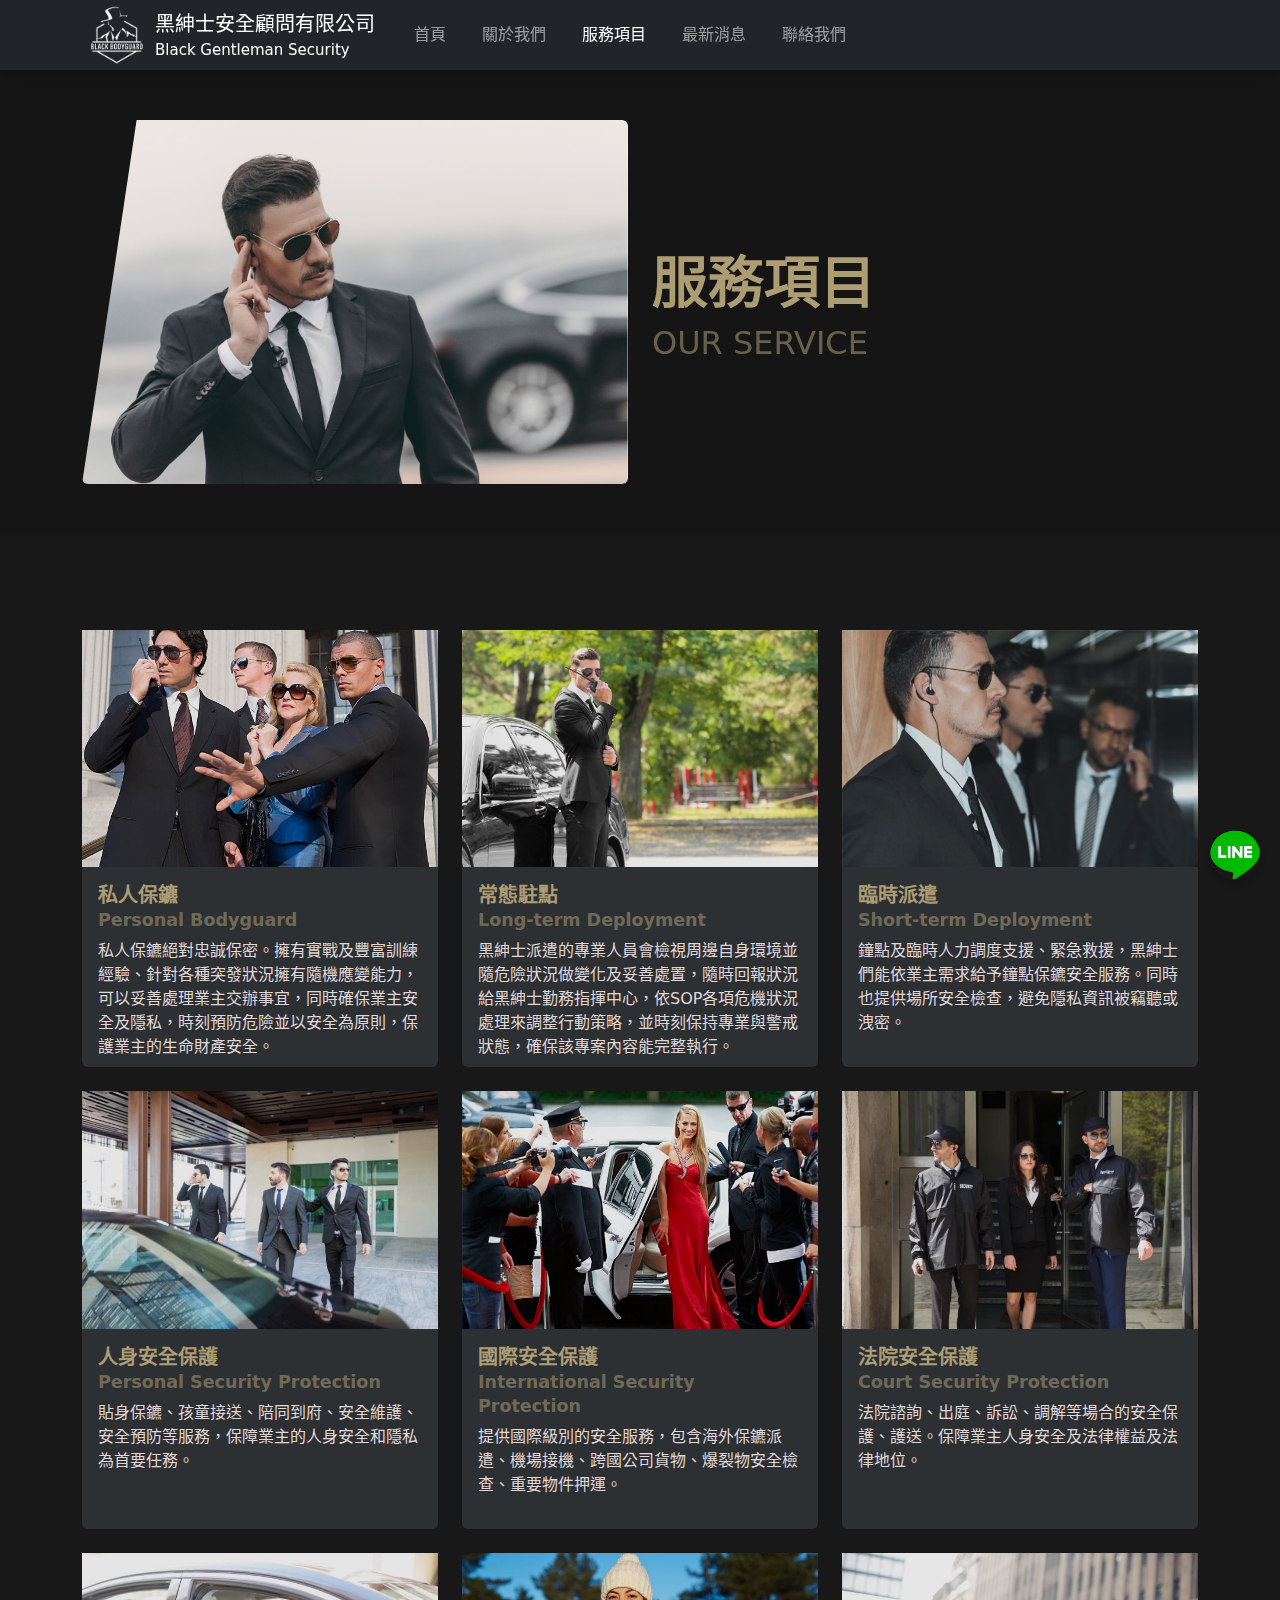
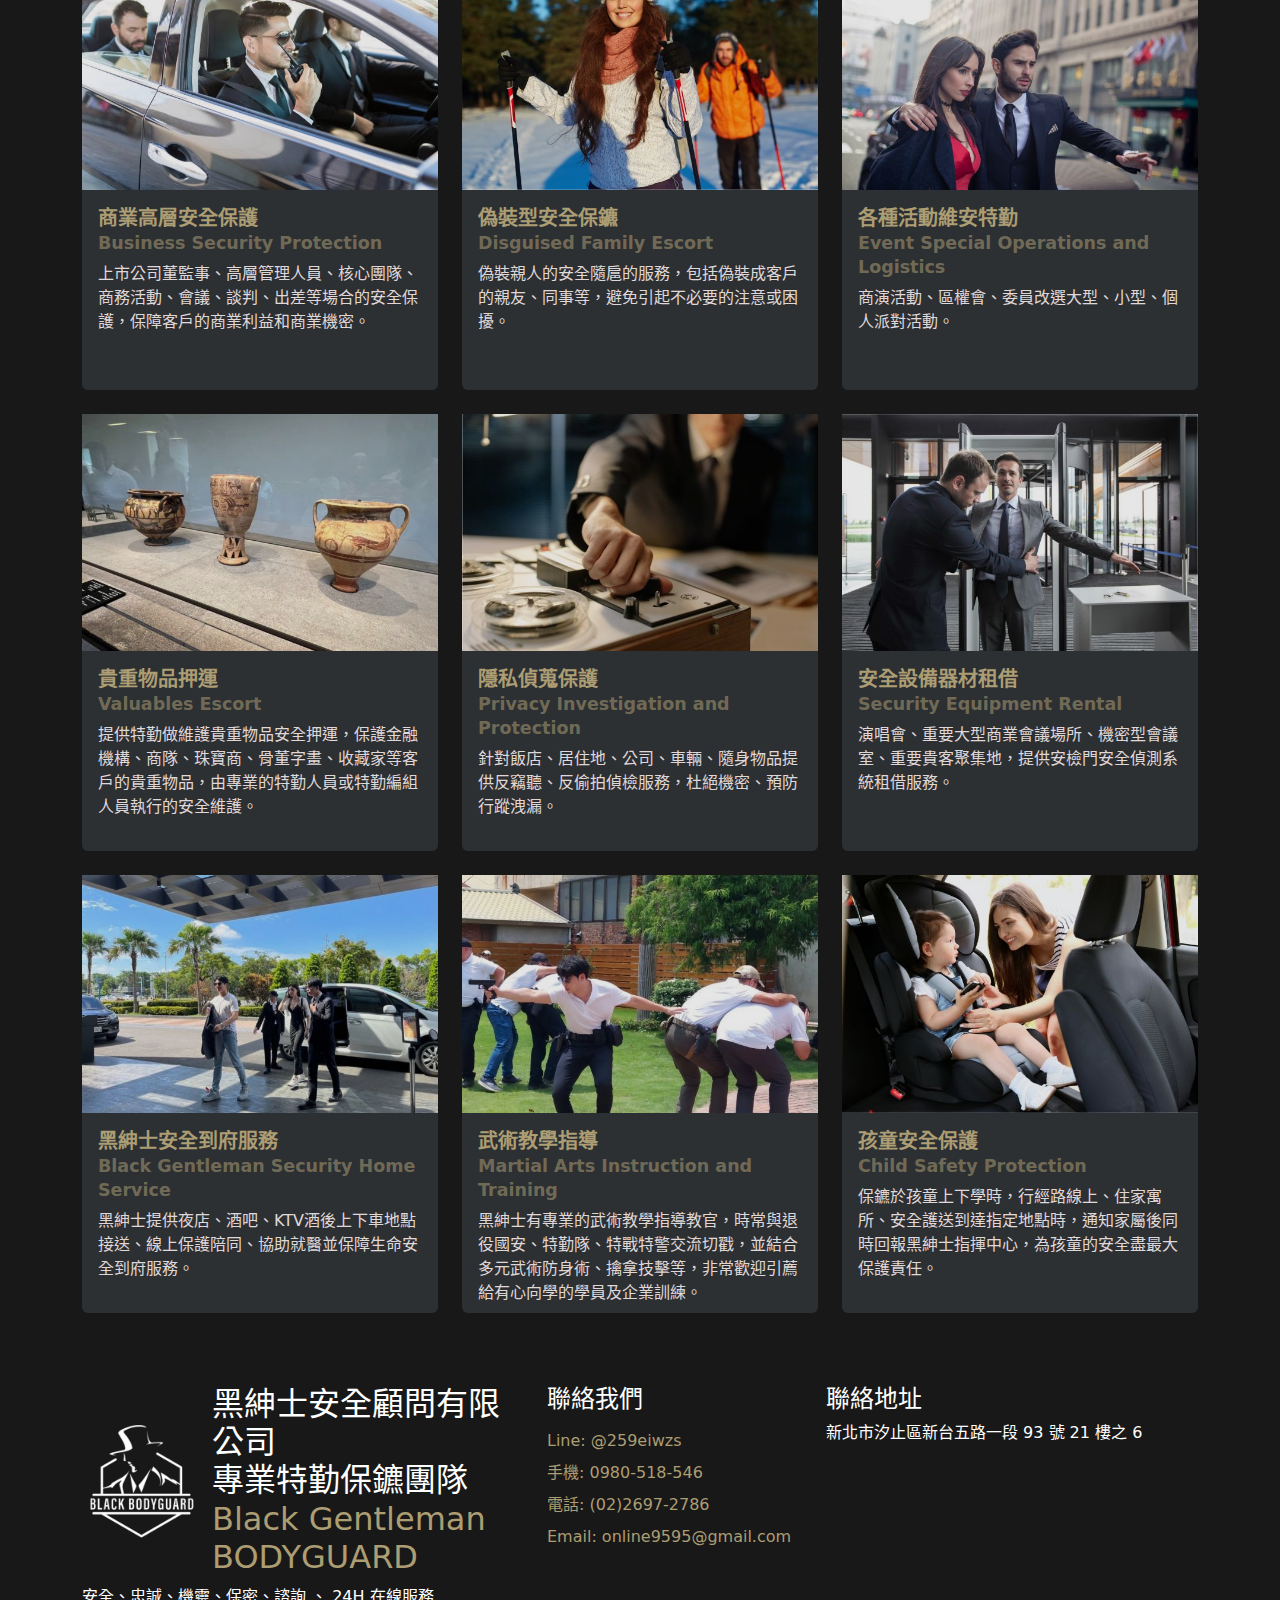
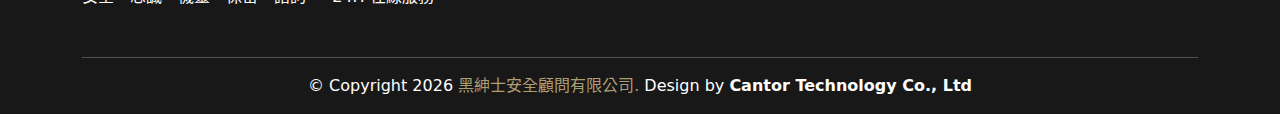
<file: service.html>
<!DOCTYPE html>
<html lang="zh-TW">

<head>
    <meta charset="UTF-8">
    <meta name="viewport" content="width=device-width, initial-scale=1.0">
    <title>黑紳士安全顧問</title>
    <link href="https://cdn.jsdelivr.net/npm/bootstrap@5.3.3/dist/css/bootstrap.min.css" rel="stylesheet"
        integrity="sha384-QWTKZyjpPEjISv5WaRU9OFeRpok6YctnYmDr5pNlyT2bRjXh0JMhjY6hW+ALEwIH" crossorigin="anonymous">
    <link rel="stylesheet" href="css/style.css">
    <link rel="icon" href="/images/logo1.png" type="image/x-icon">
    <link rel="apple-touch-icon" href="images/logo.jpg">

    <meta name="description" content="為您提供專業的安全顧問服務,我們的目標是確保您的安全無虞,致力於成為您最信賴的合作夥伴 ">

    <meta property="og:title" content="黑紳士安全顧問有限公司">
    <meta property="og:description" content="為您提供專業的安全顧問服務,我們的目標是確保您的安全無虞,致力於成為您最信賴的合作夥伴">

    <meta property="og:image" content="https://www.blackgentleman.com.tw/images/1.jpg">
    <link rel="apple-touch-icon" href="/images/logo.png">
    <!-- 引用　AOS.js -->
    <link rel="stylesheet" href="https://cdn.jsdelivr.net/npm/aos@2.3.4/dist/aos.css">
    <script src="https://cdn.jsdelivr.net/npm/aos@2.3.4/dist/aos.js"></script>

    <!-- Google tag (gtag.js) -->
<script async src="https://www.googletagmanager.com/gtag/js?id=G-JGCV0LZ91Q"></script>
<script>
  window.dataLayer = window.dataLayer || [];
  function gtag(){dataLayer.push(arguments);}
  gtag('js', new Date());

  gtag('config', 'G-JGCV0LZ91Q');
</script>


</head>

<body class=" text-white" style="background-color: #181818;">


    <nav class="navbar navbar-expand-lg navbar-dark bg-dark Larger shadow sticky-top" aria-label=" navbar">
        <div class="container">
            <a class="navbar-brand d-flex align-items-center " href="index.html">
                <img src="/images/logo.png" alt="公司Logo" width="60" height="60" class="me-2">
                <div>
                    黑紳士安全顧問有限公司<br>
                    <span class="d-block text0 " style="font-size: 75% !important; color: #ffffff;">Black Gentleman
                        Security</span>
                </div>
            </a>
            <button class="navbar-toggler" type="button" data-bs-toggle="collapse" data-bs-target="#navbarsExample05"
                aria-controls="navbarsExample05" aria-expanded="false" aria-label="Toggle navigation">
                <span class="navbar-toggler-icon"></span>
            </button>

            <div class="collapse navbar-collapse" id="navbarsExample05">
                <ul class="navbar-nav me-auto  mb-lg-0">
                    <li class="nav-item">
                        <a class="nav-link " aria-current="page" href="index.html">首頁</a>
                    </li>
                    <li class="nav-item">
                        <a class="nav-link" href="about.html">關於我們</a>
                    </li>
                    <li class="nav-item">
                        <a class="nav-link active" href="service.html">服務項目</a>
                    </li>
                    <li class="nav-item">
                        <a class="nav-link" href="news.html">最新消息</a>
                    </li>
                    <li class="nav-item">
                        <a class="nav-link" href="contact.html">聯絡我們</a>
                    </li>
                    <li class="nav-item">
                        <div class="nav-link" id="google_translate_element"></div>
                    </li>
                </ul>
            </div>
        </div>
    </nav>


    <div class="hero-section">
        <div class="container">
            <div class="row align-items-center">
                <!-- 左側圖片 -->
                <div class="col-md-6" data-aos="fade-right">
                    <img src="/images/1.jpg" alt="圖片" class="img-fluid hero-image rounded">
                </div>
                <!-- 右側文字 -->
                <div class="col-md-6 hero-text text-center text-md-start pt-3" data-aos="fade-left">
                    <h1 class="display-4 fw-bold text0">服務項目</h1>
                    <h2 class="text1">OUR SERVICE</h2>
                </div>
            </div>
        </div>
    </div>




    <div class="container my-5 pt-5">

        <div class="row">
            <!-- 卡片 1 -->
            <div class="col-lg-4 col-md-6 mb-4">
                <div class="card border border-0 ">

                    <img src="/images/service-1.jpg" class="card-img-top1" alt="服務圖片">

                    <div class="card-body custom-card-body">
                        <h5 class="card-title fw-bold ">
                            <span class="d-block text0 ">私人保鑣</span>
                            <small class="text1">Personal Bodyguard</small>
                        </h5>
                        <p class="card-text">私人保鑣絕對忠誠保密。擁有實戰及豐富訓練經驗、針對各種突發狀況擁有隨機應變能力，可以妥善處理業主交辦事宜，同時確保業主安全及隱私，時刻預防危險並以安全為原則，保護業主的生命財產安全。
                        </p>
                    </div>

                </div>
            </div>

            <!-- 卡片 2 -->
            <div class="col-lg-4 col-md-6 mb-4">
                <div class="card border border-0 ">
                    <img src="/images/service-2.jpg" class="card-img-top1" alt="服務圖片">
                    <div class="card-body custom-card-body">
                        <h5 class="card-title fw-bold ">
                            <span class="d-block text0">常態駐點</span>
                            <small class="text1">Long-term Deployment</small>
                        </h5>
                        <p class="card-text">黑紳士派遣的專業人員會檢視周邊自身環境並隨危險狀況做變化及妥善處置，隨時回報狀況給黑紳士勤務指揮中心，依SOP各項危機狀況處理來調整行動策略，並時刻保持專業與警戒狀態，確保該專案內容能完整執行。
                        </p>
                    </div>
                </div>
            </div>


            <!-- 卡片 3 -->
            <div class="col-lg-4 col-md-6 mb-4">
                <div class="card border border-0 ">
                    <img src="/images/service-3.jpg" class="card-img-top1" alt="服務圖片">
                    <div class="card-body custom-card-body">
                        <h5 class="card-title fw-bold ">
                            <span class="d-block text0">臨時派遣 </span>
                            <small class="text1">Short-term Deployment</small>
                        </h5>
                        <p class="card-text">鐘點及臨時人力調度支援、緊急救援，黑紳士們能依業主需求給予鐘點保鑣安全服務。同時也提供場所安全檢查，避免隱私資訊被竊聽或洩密。
                        </p>
                    </div>
                </div>
            </div>

            <!-- 卡片 4 -->
            <div class="col-lg-4 col-md-6 mb-4">
                <div class="card border border-0 ">
                    <img src="/images/service-4.jpg" class="card-img-top1" alt="服務圖片">
                    <div class="card-body custom-card-body">
                        <h5 class="card-title fw-bold ">
                            <span class="d-block text0">人身安全保護 </span>
                            <small class="text1">Personal Security Protection</small>
                        </h5>
                        <p class="card-text">貼身保鑣、孩童接送、陪同到府、安全維護、安全預防等服務，保障業主的人身安全和隱私為首要任務。
                        </p>
                    </div>
                </div>
            </div>

            <!-- 卡片 5 -->
            <div class="col-lg-4 col-md-6 mb-4">
                <div class="card border border-0 ">
                    <img src="/images/service-5.jpg" class="card-img-top1" alt="服務圖片">
                    <div class="card-body custom-card-body">
                        <h5 class="card-title fw-bold ">
                            <span class="d-block text0">國際安全保護 </span>
                            <small class="text1">International Security Protection</small>
                        </h5>
                        <p class="card-text">提供國際級別的安全服務，包含海外保鑣派遣、機場接機、跨國公司貨物、爆裂物安全檢查、重要物件押運。

                        </p>
                    </div>
                </div>
            </div>


            <!-- 卡片 6 -->
            <div class="col-lg-4 col-md-6 mb-4">
                <div class="card border border-0 ">
                    <img src="/images/service-6.jpg" class="card-img-top1" alt="服務圖片">
                    <div class="card-body custom-card-body">
                        <h5 class="card-title fw-bold ">
                            <span class="d-block text0">法院安全保護 </span>
                            <small class="text1">Court Security Protection</small>
                        </h5>
                        <p class="card-text">法院諮詢、出庭、訴訟、調解等場合的安全保護、護送。保障業主人身安全及法律權益及法律地位。
                        </p>
                    </div>
                </div>
            </div>




            <!-- 卡片 7 -->
            <div class="col-lg-4 col-md-6 mb-4">
                <div class="card border border-0 ">
                    <img src="/images/service-7.jpg" class="card-img-top1" alt="服務圖片">
                    <div class="card-body custom-card-body">
                        <h5 class="card-title fw-bold ">
                            <span class="d-block text0">商業高層安全保護 </span>
                            <small class="text1">Business Security Protection</small>
                        </h5>
                        <p class="card-text">上市公司董監事、高層管理人員、核心團隊、商務活動、會議、談判、出差等場合的安全保護，保障客戶的商業利益和商業機密。
                        </p>
                    </div>
                </div>
            </div>


            <!-- 卡片 8 -->
            <div class="col-lg-4 col-md-6 mb-4">
                <div class="card border border-0 ">
                    <img src="/images/service-8.jpg" class="card-img-top1" alt="服務圖片">
                    <div class="card-body custom-card-body">
                        <h5 class="card-title fw-bold ">
                            <span class="d-block text0">偽裝型安全保鑣 </span>
                            <small class="text1">Disguised Family Escort</small>
                        </h5>
                        <p class="card-text">偽裝親人的安全隨扈的服務，包括偽裝成客戶的親友、同事等，避免引起不必要的注意或困擾。
                        </p>
                    </div>
                </div>
            </div>

            <!-- 卡片 9 -->
            <div class="col-lg-4 col-md-6 mb-4">
                <div class="card border border-0 ">
                    <img src="/images/service-9.jpg" class="card-img-top1" alt="服務圖片">
                    <div class="card-body custom-card-body">
                        <h5 class="card-title fw-bold ">
                            <span class="d-block text0">各種活動維安特勤</span>
                            <small class="text1">Event Special Operations and Logistics</small>
                        </h5>
                        <p class="card-text">商演活動、區權會、委員改選大型、小型、個人派對活動。
                        </p>
                    </div>
                </div>
            </div>

            <!-- 卡片 10 -->
            <div class="col-lg-4 col-md-6 mb-4">
                <div class="card border border-0 ">
                    <img src="/images/service-10.jpg" class="card-img-top1" alt="服務圖片">
                    <div class="card-body custom-card-body">
                        <h5 class="card-title fw-bold ">
                            <span class="d-block text0">貴重物品押運</span>
                            <small class="text1">Valuables Escort</small>
                        </h5>
                        <p class="card-text">提供特勤做維護貴重物品安全押運，保護金融機構、商隊、珠寶商、骨董字畫、收藏家等客戶的貴重物品，由專業的特勤人員或特勤編組人員執行的安全維護。

                        </p>
                    </div>
                </div>
            </div>

            <!-- 卡片 11 -->
            <div class="col-lg-4 col-md-6 mb-4">
                <div class="card border border-0 ">
                    <img src="/images/service-11.jpg" class="card-img-top1" alt="服務圖片">
                    <div class="card-body custom-card-body">
                        <h5 class="card-title fw-bold ">
                            <span class="d-block text0">隱私偵蒐保護</span>
                            <small class="text1">Privacy Investigation and Protection</small>
                        </h5>
                        <p class="card-text">針對飯店、居住地、公司、車輛、隨身物品提供反竊聽、反偷拍偵檢服務，杜絕機密、預防行蹤洩漏。

                        </p>
                    </div>
                </div>
            </div>


            <!-- 卡片 12 -->
            <div class="col-lg-4 col-md-6 mb-4">
                <div class="card border border-0 ">
                    <img src="/images/service-12.jpg" class="card-img-top1" alt="服務圖片">
                    <div class="card-body custom-card-body">
                        <h5 class="card-title fw-bold ">
                            <span class="d-block text0">安全設備器材租借</span>
                            <small class="text1">Security Equipment Rental</small>
                        </h5>
                        <p class="card-text">演唱會、重要大型商業會議場所、機密型會議室、重要貴客聚集地，提供安檢門安全偵測系統租借服務。

                        </p>
                    </div>
                </div>
            </div>

            <!-- 卡片 13 -->
            <div class="col-lg-4 col-md-6 mb-4">
                <div class="card border border-0 ">
                    <img src="/images/service-13.jpg" class="card-img-top1" alt="服務圖片">
                    <div class="card-body custom-card-body">
                        <h5 class="card-title fw-bold ">
                            <span class="d-block text0">黑紳士安全到府服務</span>
                            <small class="text1">Black Gentleman Security Home Service</small>
                        </h5>
                        <p class="card-text">黑紳士提供夜店、酒吧、KTV酒後上下車地點接送、線上保護陪同、協助就醫並保障生命安全到府服務。

                        </p>
                    </div>
                </div>
            </div>


            <!-- 卡片 14 -->
            <div class="col-lg-4 col-md-6 mb-4">
                <div class="card border border-0 ">
                    <img src="/images/service-14.jpg" class="card-img-top1" alt="服務圖片">
                    <div class="card-body custom-card-body">
                        <h5 class="card-title fw-bold ">
                            <span class="d-block text0">武術教學指導</span>
                            <small class="text1">Martial Arts Instruction and Training</small>
                        </h5>
                        <p class="card-text">黑紳士有專業的武術教學指導教官，時常與退役國安、特勤隊、特戰特警交流切戳，並結合多元武術防身術、擒拿技擊等，非常歡迎引薦給有心向學的學員及企業訓練。

                        </p>
                    </div>
                </div>
            </div>

            <!-- 卡片 15 -->
            <div class="col-lg-4 col-md-6 mb-4">
                <!-- <div class="card border border-0 " style="border: none !important;"> -->
                <div class="card border border-0 ">
                    <img src="/images/service-15.jpg" class="card-img-top1" alt="服務圖片">
                    <div class="card-body custom-card-body">
                        <h5 class="card-title fw-bold ">
                            <span class="d-block text0">孩童安全保護</span>
                            <small class="text1">Child Safety Protection</small>
                        </h5>
                        <p class="card-text">保鑣於孩童上下學時，行經路線上、住家寓所、安全護送到達指定地點時，通知家屬後同時回報黑紳士指揮中心，為孩童的安全盡最大保護責任。

                        </p>
                    </div>
                </div>
            </div>



        </div>
    </div>




    <footer>
        <div class="container">
            <div class="row">
                <div class="row d-flex flex-wrap justify-content-between">
                    <div class="col-lg-5 col-md-6 pb-3">
                        <div class="d-flex align-items-center" style="gap: 10px;">

                            <img src="images/logo.png" alt="黑紳士 Logo" style="width: 120px; height: 120px;" class="mb-2">
                            <h2>
                                <span>黑紳士安全顧問有限公司</span> <br>
                                <span>專業特勤保鑣團隊</span>
                                <span style="color: #AC9D73;">Black Gentleman BODYGUARD </span>

                            </h2>

                        </div>
                        <p>安全、忠誠、機靈、保密、諮詢 、 24H 在線服務
                        </p>

                    </div>

                    <div class="col-lg-3 col-md-6 pb-3">

                        <h4 class="widget-title pb-2">聯絡我們</h4>
                        <ul class=" list-unstyled">
                            <li class=" pb-2">
                                <a href="https://line.me/ti/p/~@259eiwzs">Line: @259eiwzs </a>
                            </li>
                            <li class=" pb-2">
                                <a href="tel:0980-518546">手機:
                                    0980-518-546</a>
                            </li>
                            <li class="pb-2">
                                <a href="tel:+886226972786">電話: (02)2697-2786</a>
                            </li>

                            <li class=" pb-2">
                                <a href="mailto:online9595@gmail.com">Email:
                                    online9595@gmail.com</a>
                            </li>

                        </ul>

                    </div>
                    <div class="col-lg-4 col-md-6 ">
                        <h4>聯絡地址</h4>
                        <p>新北市汐止區新台五路一段 93 號 21 樓之 6
                        </p>
                        <iframe
                            src='https://www.google.com/maps/embed?pb=!1m18!1m12!1m3!1d3614.1823772409903!2d121.64790380000001!3d25.061806999999995!2m3!1f0!2f0!3f0!3m2!1i1024!2i768!4f13.1!3m3!1m2!1s0x345d5356ba7c16bb%3A0x27ef17d7a5e9aca4!2zMjIx5paw5YyX5biC5rGQ5q2i5Y2A5paw5Y-w5LqU6Lev5LiA5q61OTPomZ8!5e0!3m2!1szh-TW!2stw!4v1732343840186!5m2!1szh-TW!2stw'
                            width="100%" style="border:0;" allowfullscreen="" loading="lazy"
                            referrerpolicy="no-referrer-when-downgrade" aria-label="google 地圖"></iframe>
                    </div>
                </div>
            </div>
            <hr>
        </div>
    </footer>

    <div class="container">
        <div class="row d-flex flex-wrap justify-content-between">

            <div class="col-12">
                <div class=" text-center">
                    <p>
                        © Copyright <span id="year"></span> <a href="index.html">黑紳士安全顧問有限公司.</a> Design by
                        <a href="https://line.me/ti/p/~0937214165" class="custom-link"><b>Cantor Technology Co.,
                                Ltd</b></a>
                    </p>
                </div>
            </div>

        </div>
    </div>

    <a href="https://line.me/ti/p/~@259eiwzs" id="line-button" class="line-button" target="_blank"
        rel="noopener noreferrer">
        <img src="/images/line.png" alt="LINE" />
    </a>

    <script type="text/javascript">
        function googleTranslateElementInit() {
            new google.translate.TranslateElement({
                pageLanguage: 'zh-TW', // 您網站的語言
                includedLanguages: 'en,es,fr,de,it,ja,ko,pt', // 您想支持的語言
                layout: google.translate.TranslateElement.InlineLayout.SIMPLE
            }, 'google_translate_element');
        }
    </script>
    <script type="text/javascript"
        src="https://translate.google.com/translate_a/element.js?cb=googleTranslateElementInit"></script>




    <script src="https://cdn.jsdelivr.net/npm/bootstrap@5.3.3/dist/js/bootstrap.bundle.min.js"
        integrity="sha384-YvpcrYf0tY3lHB60NNkmXc5s9fDVZLESaAA55NDzOxhy9GkcIdslK1eN7N6jIeHz"
        crossorigin="anonymous"></script>

    <script src="js/style.js"></script>

    <!-- AOS Library JS -->
    <script src="https://unpkg.com/aos@2.3.4/dist/aos.js"></script>
    <script>
        AOS.init();
    </script>

    <nav class="navbar-bottom d-md-none">


        <a class="nav-link" href="https://line.me/ti/p/~@259eiwzs">
            <svg xmlns="http://www.w3.org/2000/svg" width="16" height="16" fill="#AC9D73" class="bi bi-line"
                viewBox="0 0 16 16">
                <path
                    d="M8 0c4.411 0 8 2.912 8 6.492 0 1.433-.555 2.723-1.715 3.994-1.678 1.932-5.431 4.285-6.285 4.645-.83.35-.734-.197-.696-.413l.003-.018.114-.685c.027-.204.055-.521-.026-.723-.09-.223-.444-.339-.704-.395C2.846 12.39 0 9.701 0 6.492 0 2.912 3.59 0 8 0M5.022 7.686H3.497V4.918a.156.156 0 0 0-.155-.156H2.78a.156.156 0 0 0-.156.156v3.486c0 .041.017.08.044.107v.001l.002.002.002.002a.15.15 0 0 0 .108.043h2.242c.086 0 .155-.07.155-.156v-.56a.156.156 0 0 0-.155-.157m.791-2.924a.156.156 0 0 0-.156.156v3.486c0 .086.07.155.156.155h.562c.086 0 .155-.07.155-.155V4.918a.156.156 0 0 0-.155-.156zm3.863 0a.156.156 0 0 0-.156.156v2.07L7.923 4.832l-.013-.015v-.001l-.01-.01-.003-.003-.011-.009h-.001L7.88 4.79l-.003-.002-.005-.003-.008-.005h-.002l-.003-.002-.01-.004-.004-.002-.01-.003h-.002l-.003-.001-.009-.002h-.006l-.003-.001h-.004l-.002-.001h-.574a.156.156 0 0 0-.156.155v3.486c0 .086.07.155.156.155h.56c.087 0 .157-.07.157-.155v-2.07l1.6 2.16a.2.2 0 0 0 .039.038l.001.001.01.006.004.002.008.004.007.003.005.002.01.003h.003a.2.2 0 0 0 .04.006h.56c.087 0 .157-.07.157-.155V4.918a.156.156 0 0 0-.156-.156zm3.815.717v-.56a.156.156 0 0 0-.155-.157h-2.242a.16.16 0 0 0-.108.044h-.001l-.001.002-.002.003a.16.16 0 0 0-.044.107v3.486c0 .041.017.08.044.107l.002.003.002.002a.16.16 0 0 0 .108.043h2.242c.086 0 .155-.07.155-.156v-.56a.156.156 0 0 0-.155-.157H11.81v-.589h1.525c.086 0 .155-.07.155-.156v-.56a.156.156 0 0 0-.155-.157H11.81v-.589h1.525c.086 0 .155-.07.155-.156Z" />
            </svg>
            <span>Line聯系</span>

            <div class="divider50"></div>

        </a>

        <a class="nav-link" href="tel:0980-518546">
            <svg xmlns="http://www.w3.org/2000/svg" width="16" height="16" fill="#AC9D73" class="bi bi-telephone"
                viewBox="0 0 16 16">
                <path
                    d="M3.654 1.328a.678.678 0 0 0-1.015-.063L1.605 2.3c-.483.484-.661 1.169-.45 1.77a17.6 17.6 0 0 0 4.168 6.608 17.6 17.6 0 0 0 6.608 4.168c.601.211 1.286.033 1.77-.45l1.034-1.034a.678.678 0 0 0-.063-1.015l-2.307-1.794a.68.68 0 0 0-.58-.122l-2.19.547a1.75 1.75 0 0 1-1.657-.459L5.482 8.062a1.75 1.75 0 0 1-.46-1.657l.548-2.19a.68.68 0 0 0-.122-.58zM1.884.511a1.745 1.745 0 0 1 2.612.163L6.29 2.98c.329.423.445.974.315 1.494l-.547 2.19a.68.68 0 0 0 .178.643l2.457 2.457a.68.68 0 0 0 .644.178l2.189-.547a1.75 1.75 0 0 1 1.494.315l2.306 1.794c.829.645.905 1.87.163 2.611l-1.034 1.034c-.74.74-1.846 1.065-2.877.702a18.6 18.6 0 0 1-7.01-4.42 18.6 18.6 0 0 1-4.42-7.009c-.362-1.03-.037-2.137.703-2.877z" />
            </svg>
            <span>電話聯系</span>
        </a>

    </nav>
</body>

</html>
</file>
<file: css/style.css>
/* Reduce padding for the entire navbar */
.navbar {
    padding-top: 0px;
    padding-bottom: 0px;
}

/* Reduce padding for navbar items */
.navbar-nav .nav-item {
    padding-left: 10px;
    padding-right: 10px;
}

/* Reduce padding for the navbar brand */
.navbar-brand {
    padding-left: 5px;
    padding-right: 5px;
}




/* 背景圖片 */
.bg-image {
    background-image: url('/images/1.jpg');
    /* 這裡換成你自己的圖片 URL */


    background-size: cover;
    background-position: center;
    height: 80vh;
    /* 設置背景圖高度為視窗高度 */
    display: flex;
    justify-content: center;
    align-items: center;
    text-align: center;
    color: white;
    /* 文字顏色 */
}

.content {
    background-color: rgba(0, 0, 0, 0.5);
    /* 半透明黑色背景，用來增加可讀性 */
    padding: 30px;
    border-radius: 10px;
}

.btn-custom {
    background-color: #ff5733;
    /* 自定義按鈕顏色 */
    color: white;
    padding: 10px 20px;
    border-radius: 5px;
    text-transform: uppercase;
}

.btn-custom:hover {
    background-color: #e04e2f;
    /* 懸停時的背景顏色 */
    color: #fff;
    /* 保持文字顏色為白色 */
}



/* 設置圖片區域的大小 */
.img-left {
    width: 100%;
    height: auto;
    max-width: 500px;
    /* 設置圖片最大寬度 */
    border-radius: 8px;
    /* 圓角圖片 */
}

/* 設置右邊文本區域 */
.content-right {
    padding: 30px;
}

/* 標題樣式 #EFEDE3  #A99A71 #FFD700 */
.content-right h2 {
    color: #AC9D73;
    font-size: 2.5rem;
    font-weight: 600;
    margin-bottom: 20px;
    text-shadow: 1px 1px 5px rgba(0, 0, 0, 0.9);
    margin: 0;
}

/* 內容文本 */
.content-right p {
    font-size: 1.1rem;
    line-height: 1.6;

}



.custom-card-body {
    background-color:rgba(21, 25, 29, 0.9); /* 黑色透明背景 */
    color: #e0d8d8;
    height: 200px;
    
}




a {
    color: #AC9D73;
    /* 正常狀態顏色 */
    text-decoration: none;
    /* 去掉下劃線 */
    transition: opacity 0.3s ease, color 0.3s ease;
    /* 平滑過渡效果 */
}

a:hover {
    opacity: 0.7;
    /* hover 時降低透明度 */
}

a:active {
    color: lightcoral;
    /* 按下時變為淺珊瑚紅 */
}



.custom-link {
    color: rgb(253, 253, 253); /* 自定义颜色 */
    text-decoration: none; /* 下划线 */
}

.custom-link:hover {
    opacity: 0.8; /* Hover 时透明度 */
}

/* 翻轉測試 */
.dynamic-img img {
    transform: rotateY(0deg); /* 初始状态 */
    backface-visibility: hidden; /* 防止背面显示 */
    transition: transform 0.6s ease-in-out; /* 平滑过渡 */
}

.dynamic-img img.flip {
    animation: spinIn 1s ease-in-out; /* 执行动画 */
}

/* 关键帧动画 */
@keyframes spinIn {
    0% {
        transform: rotateY(90deg); /* 从90度开始 */
        opacity: 0; /* 可选：淡入效果 */
    }
    50% {
        transform: rotateY(180deg);
        opacity: 0.5;
    }
    100% {
        transform: rotateY(0deg); /* 最终显示正面 */
        opacity: 1;
    }
}






/* 
.dynamic-img {
    opacity: 0;
    transform: translateY(50px);
    transition: opacity 0.8s ease, transform 0.8s ease;
} */

.dynamic-img.visible {
    opacity: 1;
    transform: translateY(0);
}

.img-title {
    position: absolute;
    bottom: 10%;
    left: 50%;
    transform: translateX(-50%);
    text-align: center;
    color: white;
    text-shadow: 2px 2px 4px rgba(0, 0, 0, 0.8);
}

.card:hover .img-title {
    color: #AC9D73;
}

.img-title h5 {
    font-size: 1.5rem;
}

.img-title small {
    font-size: 1rem;
}




/* 默认样式 */
.card .card-img-top {
    transition: filter 0.3s ease, transform 0.3s ease;
    filter: brightness(0.5)
}


/* 悬停时的样式 */
.card:hover .card-img-top {
    filter: brightness(1); /* 提升亮度 */
}



/* 默认样式 */
.card .card-img-top1 {
    transition: filter 0.3s ease, transform 0.3s ease;
    filter: brightness(0.9)
}


/* 悬停时的样式 */
.card:hover .card-img-top1 {
    filter: brightness(1.2); /* 提升亮度 */
}



.text0{
    color: #AC9D73;
}
.text1{
    color: rgba(172, 157, 115, 0.555);
}


/*----------- aos ----------*/
.hero-section {
    background-color: #151515;
    padding: 50px 0;
}
.hero-image {
    clip-path: polygon(10% 0%, 100% 0, 100% 100%, 0% 100%);
    transition: transform 0.5s ease;
}
.hero-image:hover {
    transform: scale(1.1);
}
.hero-text h1, .hero-text h2 {
    animation: fadeInUp 1s ease-in-out;
}
@keyframes fadeInUp {
    from {
        opacity: 0;
        transform: translateY(20px);
    }
    to {
        opacity: 1;
        transform: translateY(0);
    }
}

/*----------- aos ----------*/




.line-button {
  position: fixed;
  bottom: 20px;
  right: 20px;
  display: none;
  z-index: 1000;
  cursor: pointer;
}

.line-button img {
  width: 50px;
  height: 50px;
  border-radius: 50%;
  box-shadow: 0 4px 6px rgba(0, 0, 0, 0.2);
}

@media (min-width: 768px) {
  .line-button {
    display: block;
  }
}

.line-button:hover img {
  transform: scale(1.1);
  transition: transform 0.3s ease;
}




  

/* 底部連結*/
@media (max-width: 768px) {
    .navbar-bottom {
        position: fixed;
        bottom: 0;
        left: 0;
        width: 100%;
        background-color: rgba(0, 0, 0, 0.75);
        padding: 0px 0;
        z-index: 999;
        display: flex;
        justify-content: space-around;
        align-items: center;
    }

    .navbar-bottom .nav-link img {
        width: 40px;
        height: auto;
    }

    .navbar-bottom .nav-link span {
        color: white;
        /* 調整文字顏色 */
        font-size: 0.8rem;
        /* 調整文字大小 */
        display: block;
        margin-top: 2px;
        /* 調整文字與圖標之間的距離 */
    }

    .navbar-bottom .nav-link img {
        width: 25px;
        height: auto;
        display: block;
        margin: 0 auto;
        /* 圖片置中 */
    }

    .navbar-bottom .nav-link svg {
        width: 25px;
        height: auto;
        display: block;
        margin: 0 auto;
        /* 圖片置中 */
    }

    /* 按鈕按下動態反應 */
    .navbar-bottom .nav-link:active {
        background-color: rgba(255, 255, 255, 0.1);
    }

    /* Vertical line */
    .nav-link .divider75 {
        width: 1px;
        height: 50px;
        background-color: rgba(255, 255, 255, 0.247);
        position: absolute;
        top: 10%;
        right: 75%;
    }

    .nav-link .divider50 {
        width: 1px;
        height: 50px;
        background-color: rgba(255, 255, 255, 0.247);
        position: absolute;
        top: 10%;
        right: 50%;
    }

    .nav-link .divider25 {
        width: 1px;
        height: 50px;
        background-color: rgba(255, 255, 255, 0.247);
        position: absolute;
        top: 10%;
        right: 25%;
    }

}
</file>
